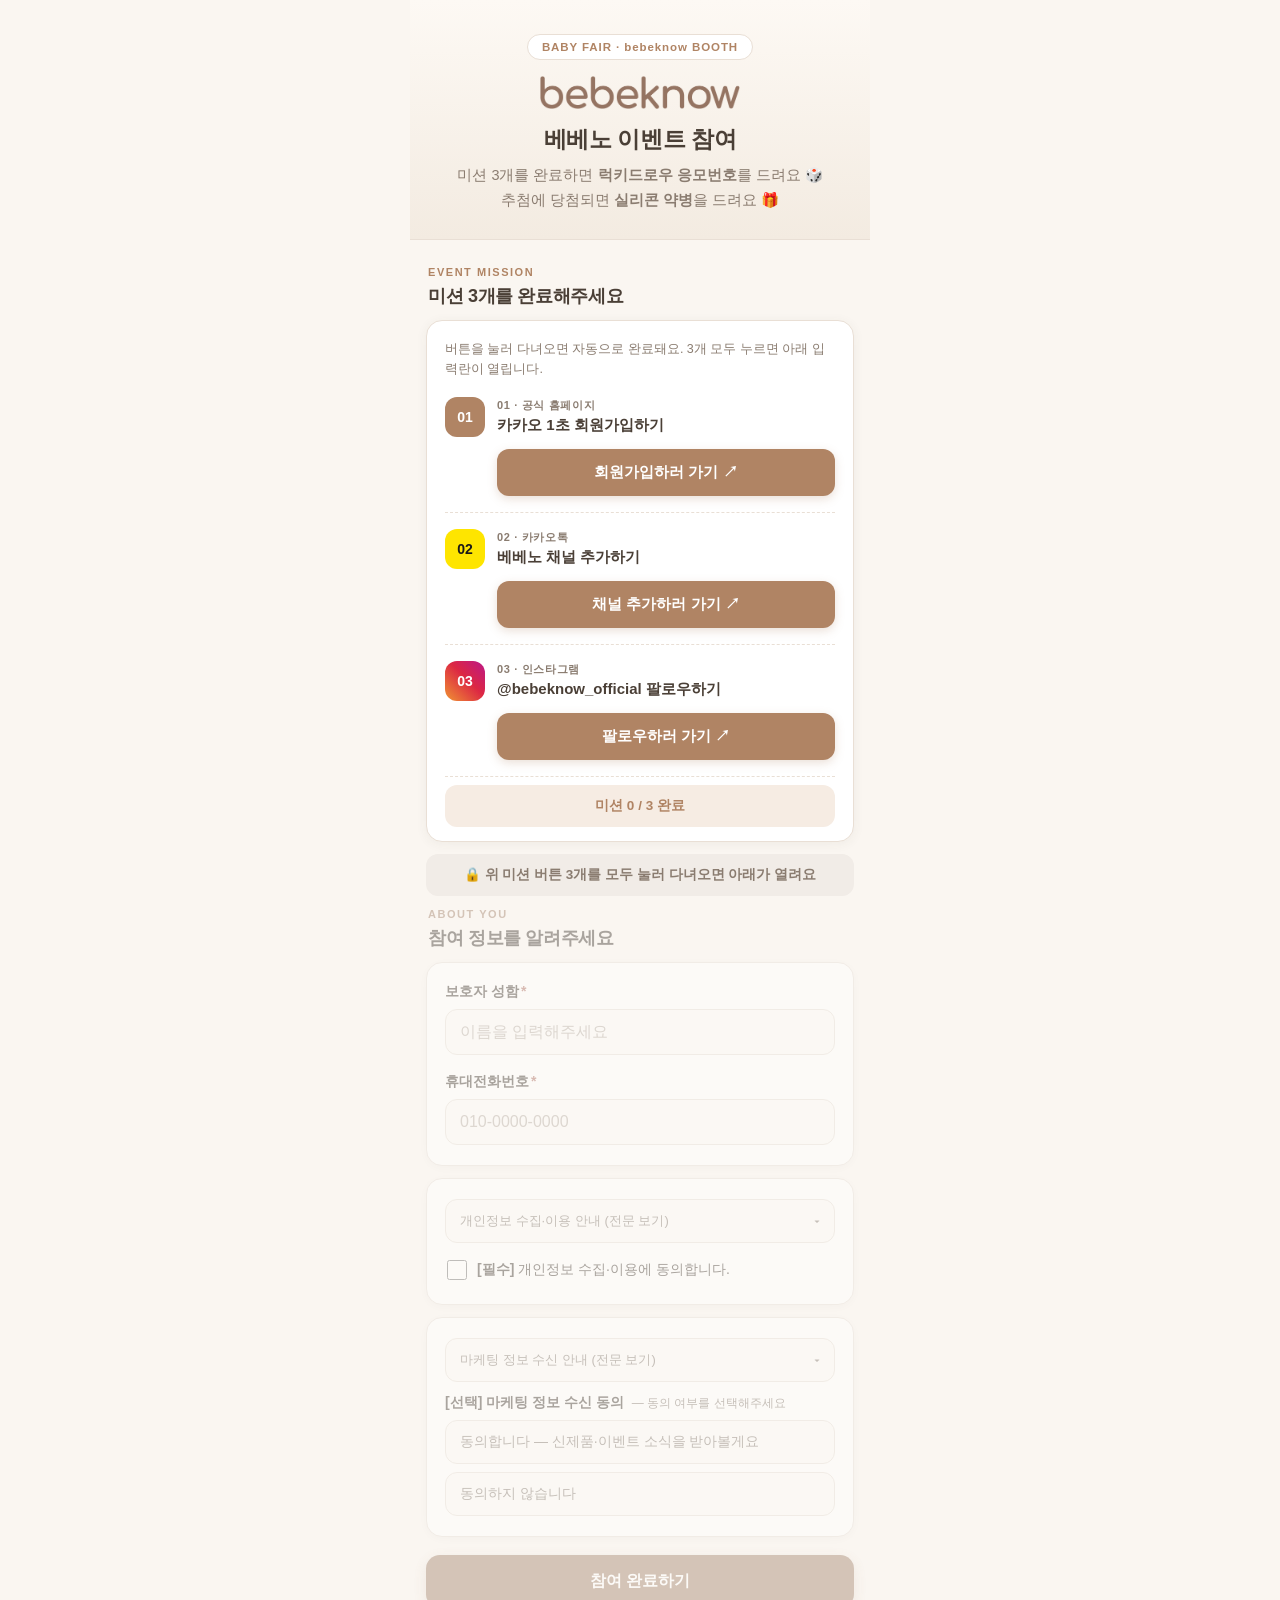
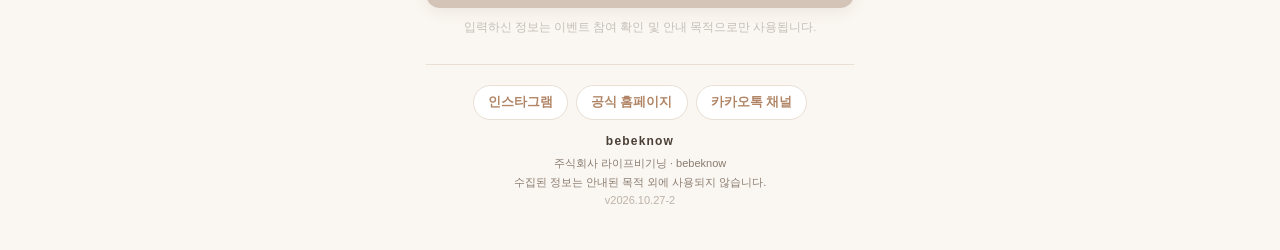
<file: index.html>
<!DOCTYPE html>
<html lang="ko">
<head>
<meta charset="UTF-8">
<meta name="viewport" content="width=device-width, initial-scale=1.0, maximum-scale=1.0">
<title>베베노 이벤트 참여 | bebeknow</title>
<meta name="description" content="베이비페어 베베노 부스 이벤트 참여 페이지. 미션 3개를 완료하고 럭키드로우에 응모하세요. 당첨되면 실리콘 약병을 드려요.">
<meta property="og:title" content="베베노 이벤트 참여">
<meta property="og:description" content="베베노 부스 이벤트 — 미션 3개 완료하고 럭키드로우 응모 — 당첨되면 실리콘 약병을 드려요">
<meta name="theme-color" content="#faf6f1">
<style>
  :root{
    --bg:#faf6f1;
    --bg-deep:#f3ebe1;
    --card:#ffffff;
    --ink:#4a3f36;
    --ink-soft:#8a7c70;
    --line:#e9dfd5;
    --accent:#c9a086;
    --accent-deep:#b08464;
    --accent-tint:#f6ece3;
    --ok:#7ba05b;
    --err:#c46a5a;
    --shadow:0 2px 12px rgba(74,63,54,.06);
  }
  *{box-sizing:border-box;margin:0;padding:0}
  html{-webkit-text-size-adjust:100%;scroll-behavior:smooth}
  body{
    font-family:'Pretendard Variable',Pretendard,-apple-system,BlinkMacSystemFont,'Apple SD Gothic Neo','Noto Sans KR',sans-serif;
    background:var(--bg);color:var(--ink);
    min-height:100vh;padding:0 0 40px;
    display:flex;justify-content:center;
    -webkit-font-smoothing:antialiased;
  }
  .wrap{width:100%;max-width:460px;padding:0 16px}

  /* ===== HERO ===== */
  .hero{
    text-align:center;padding:34px 4px 26px;margin:0 -16px 18px;
    background:linear-gradient(180deg,#fdf9f4 0%,var(--bg-deep) 100%);
    border-bottom:1px solid var(--line);
  }
  .hero .badge{
    display:inline-block;padding:6px 14px;border-radius:999px;
    background:#fff;border:1px solid var(--line);
    font-size:11.5px;font-weight:700;letter-spacing:.08em;color:var(--accent-deep);
    margin-bottom:16px;
  }
  .hero .logo-img{width:200px;max-width:62%;height:auto;display:block;margin:0 auto}
  .hero h1{font-size:23px;font-weight:800;margin-top:14px;line-height:1.4;letter-spacing:-.02em}
  .hero p{font-size:14.5px;color:var(--ink-soft);margin-top:8px;line-height:1.7}

  /* ===== 공통 섹션 ===== */
  .sec-label{
    font-size:11px;font-weight:800;letter-spacing:.14em;color:var(--accent-deep);
    margin:26px 2px 6px;
  }
  .sec-title{font-size:18px;font-weight:800;margin:0 2px 12px;letter-spacing:-.02em}
  .card{
    background:var(--card);border:1px solid var(--line);border-radius:16px;
    padding:20px 18px;margin-bottom:12px;box-shadow:var(--shadow);
  }

  /* ===== 바로가기 링크 ===== */
  .links{display:flex;flex-direction:column;gap:10px}
  .link-row{
    display:flex;align-items:center;gap:12px;
    padding:14px 14px;border:1.5px solid var(--line);border-radius:14px;
    background:#fdfbf8;text-decoration:none;color:inherit;
    transition:border-color .15s, transform .15s;
  }
  .link-row:active{transform:scale(.985)}
  .link-row .num{
    width:38px;height:38px;border-radius:12px;flex-shrink:0;
    display:flex;align-items:center;justify-content:center;
    font-size:18px;color:#fff;background:var(--accent-deep);
  }
  .link-row.ig .num{background:linear-gradient(45deg,#f09433,#dc2743 55%,#bc1888)}
  .link-row.web .num{background:var(--accent-deep)}
  .link-row.kko .num{background:#FEE500;color:#191919}
  .link-row .tx{flex:1;min-width:0}
  .link-row .tx b{display:block;font-size:14.5px;font-weight:700;line-height:1.4}
  .link-row .tx span{display:block;font-size:12px;color:var(--ink-soft);margin-top:2px;
    overflow:hidden;text-overflow:ellipsis;white-space:nowrap}
  .link-row .go{
    font-size:12px;font-weight:700;color:var(--accent-deep);flex-shrink:0;
    padding:7px 11px;border-radius:999px;background:var(--accent-tint);
  }
  .link-row.soon{opacity:.6;pointer-events:none}
  .link-row.soon .go{background:#f1ece7;color:var(--ink-soft)}

  /* ===== 폼 ===== */
  .field{margin-bottom:18px}
  .field:last-child{margin-bottom:0}
  label.t{display:block;font-size:14px;font-weight:700;margin-bottom:8px}
  label.t .req{color:var(--err);margin-left:2px}
  label.t .opt{color:var(--ink-soft);font-weight:400;font-size:12px;margin-left:4px}
  input[type=text],input[type=tel]{
    width:100%;padding:13px 14px;font-size:16px;color:var(--ink);
    border:1.5px solid var(--line);border-radius:12px;background:#fdfbf8;
    outline:none;font-family:inherit;transition:border-color .15s;
  }
  input[type=text]::placeholder,input[type=tel]::placeholder{color:#bdb0a4}
  input[type=text]:focus,input[type=tel]:focus{border-color:var(--accent);background:#fff}
  .hint{font-size:12px;color:var(--ink-soft);margin-top:6px;line-height:1.5}

  /* ===== 주소 검색 ===== */
  .addr-row{display:flex;gap:8px}
  .addr-row input{flex:1;min-width:0}
  .addr-btn{
    flex-shrink:0;padding:0 16px;font-size:14px;font-weight:700;color:#fff;
    background:var(--accent-deep);border:none;border-radius:12px;cursor:pointer;
    font-family:inherit;white-space:nowrap;
  }
  .addr-btn:active{opacity:.85}
  input.addr-main,input.addr-detail{margin-top:8px}
  .dev-note{
    margin:0 -16px 0;padding:12px 16px;background:#fff6d6;color:#6b5320;
    font-size:12.5px;line-height:1.6;border-bottom:1px solid #f0dc9a;
  }
  .dev-note b{display:block;margin-bottom:2px}
  .dev-note[hidden]{display:none}
  .addr-layer{
    position:fixed;inset:0;z-index:1000;background:rgba(74,63,54,.45);
    display:flex;align-items:flex-end;justify-content:center;
  }
  .addr-layer[hidden]{display:none}
  .addr-panel{
    width:100%;max-width:460px;height:85vh;height:85dvh;background:#fff;
    border-radius:18px 18px 0 0;display:flex;flex-direction:column;overflow:hidden;
    box-shadow:0 -6px 30px rgba(0,0,0,.18);
  }
  .addr-head{
    display:flex;align-items:center;justify-content:space-between;
    padding:14px 16px;border-bottom:1px solid var(--line);flex-shrink:0;
  }
  .addr-head b{font-size:15px;font-weight:800}
  .addr-head button{
    width:34px;height:34px;border-radius:50%;border:none;background:var(--bg);
    color:var(--ink);font-size:16px;cursor:pointer;font-family:inherit;
  }
  #addrEmbed{flex:1;min-height:0}
  #addrEmbed iframe{width:100%!important;height:100%!important}
  body.addr-open{overflow:hidden}
  .chips{display:flex;flex-wrap:wrap;gap:8px}
  .chip{position:relative}
  .chip input{position:absolute;opacity:0;inset:0;cursor:pointer}
  .chip span{
    display:inline-block;padding:10px 14px;font-size:14px;border-radius:999px;
    border:1.5px solid var(--line);background:#fdfbf8;color:var(--ink-soft);
  }
  .chip input:checked + span{
    background:var(--accent);border-color:var(--accent);color:#fff;font-weight:700;
  }
  .chip input:focus-visible + span{outline:2px solid var(--accent-deep);outline-offset:2px}
  details{
    border:1px solid var(--line);border-radius:12px;background:#fdfbf8;
    padding:0;margin-bottom:12px;overflow:hidden;
  }
  summary{
    list-style:none;cursor:pointer;padding:12px 14px;font-size:13px;
    color:var(--ink-soft);display:flex;justify-content:space-between;align-items:center;
  }
  summary::-webkit-details-marker{display:none}
  summary::after{content:"▾";font-size:12px}
  details[open] summary::after{content:"▴"}
  .terms{padding:0 14px 12px;font-size:12.5px;line-height:1.7;color:var(--ink-soft)}
  .terms b{color:var(--ink)}
  .agree-row{display:flex;align-items:flex-start;gap:10px;padding:4px 2px}
  .agree-row input[type=checkbox]{
    width:20px;height:20px;margin-top:1px;accent-color:var(--accent-deep);flex-shrink:0;
  }
  .agree-row label{font-size:14px;line-height:1.5;cursor:pointer}
  .radio-col{display:flex;flex-direction:column;gap:8px}
  .radio-item{position:relative}
  .radio-item input{position:absolute;opacity:0;inset:0;cursor:pointer}
  .radio-item span{
    display:block;padding:12px 14px;font-size:14px;border-radius:12px;
    border:1.5px solid var(--line);background:#fdfbf8;color:var(--ink-soft);
  }
  .radio-item input:checked + span{
    border-color:var(--accent-deep);background:var(--accent-tint);color:var(--ink);font-weight:700;
  }
  .btn{
    width:100%;padding:16px;font-size:16px;font-weight:800;color:#fff;
    background:var(--accent-deep);border:none;border-radius:14px;cursor:pointer;
    margin-top:6px;font-family:inherit;letter-spacing:-.01em;
    box-shadow:0 4px 14px rgba(176,132,100,.28);
  }
  .btn:disabled{opacity:.55;box-shadow:none}
  .msg{display:none;margin-top:12px;padding:12px 14px;border-radius:12px;font-size:13.5px;line-height:1.5}
  .msg.err{display:block;background:#faeae6;color:var(--err)}
  .form-note{text-align:center;font-size:11.5px;color:var(--ink-soft);margin-top:10px;line-height:1.6}

  /* ===== 완료 화면 ===== */
  #done{display:none;text-align:center;padding:40px 0 0}
  #done .check{
    width:84px;height:84px;border-radius:50%;background:var(--ok);
    color:#fff;font-size:44px;line-height:84px;margin:0 auto 20px;
  }
  #done h2{font-size:22px;font-weight:800;margin-bottom:10px}
  #done p{font-size:15px;color:var(--ink-soft);line-height:1.7;word-break:keep-all}
  #done #doneLead{font-weight:700;color:var(--ink)}
  .draw-box{margin:0 0 18px;padding:18px 16px 16px;border-radius:18px;text-align:center;
    background:linear-gradient(135deg,#fff7ec,#fdeede);border:2px solid var(--accent)}
  .draw-box[hidden]{display:none}
  .draw-label{font-size:13px;font-weight:800;letter-spacing:.06em;color:var(--accent-deep)}
  .draw-num{font-size:64px;font-weight:900;line-height:1.1;letter-spacing:.06em;color:var(--ink);margin:4px 0 6px;font-variant-numeric:tabular-nums}
  .draw-note{font-size:12.5px;color:var(--ink-soft);line-height:1.5}
  #locked .draw-box{margin:16px 0 0}
  #done .done-more{margin:0 0 26px;font-size:13.5px;color:var(--ink-soft);line-height:1.7}
  #done .done-more a{color:var(--accent-deep);font-weight:700}
  .hint.warn{color:var(--err);font-weight:600}
  .hint.warn[hidden]{display:none}

  /* ===== 미션 카드 ===== */
  .mission-card{padding:6px 18px 14px}
  .mission{padding:16px 0;border-bottom:1px dashed var(--line)}
  .mission:last-of-type{border-bottom:none}
  .m-head{display:flex;align-items:center;gap:12px}
  .m-num{
    width:40px;height:40px;border-radius:12px;flex-shrink:0;
    display:flex;align-items:center;justify-content:center;
    font-size:14px;font-weight:800;color:#fff;background:var(--accent-deep);
  }
  .m-num.ig{background:linear-gradient(45deg,#f09433,#dc2743 55%,#bc1888)}
  .m-num.kko{background:#FEE500;color:#191919}
  .m-num.web{background:var(--accent-deep)}
  .m-tx{flex:1;min-width:0}
  .m-tx .m-sub{display:block;font-size:11px;font-weight:700;letter-spacing:.06em;color:var(--ink-soft)}
  .m-tx b{display:block;font-size:15px;font-weight:800;line-height:1.35;margin-top:2px}
  .m-intro{font-size:12.5px;color:var(--ink-soft);line-height:1.6;padding:12px 0 2px}
  .m-badge{
    display:none;flex-shrink:0;padding:9px 12px;border-radius:999px;font-size:13px;font-weight:800;
    border:1.5px solid var(--ok);background:var(--ok);color:#fff;white-space:nowrap;
    font-family:inherit;cursor:pointer;
  }
  .mission.done .m-badge{display:inline-block;animation:pop .35s ease}
  .mission.pending .m-badge{
    display:inline-block;background:#fdfbf8;border-color:var(--line);color:var(--ink-soft);
    font-weight:700;pointer-events:none;animation:none;
  }
  .mission.pending .m-badge::before{content:"⏳ 진행 중";}
  .mission.pending .m-badge{font-size:0}
  .mission.pending .m-badge::before{font-size:13px}
  .mission.pending .m-link{background:#fff;border:1.5px solid var(--accent);color:var(--accent-deep);box-shadow:none}
  @keyframes pop{0%{transform:scale(.6);opacity:0}70%{transform:scale(1.12)}100%{transform:scale(1);opacity:1}}
  .m-link{
    display:block;margin:12px 0 0 52px;padding:14px 14px;border-radius:12px;
    border:none;background:var(--accent-deep);color:#fff;
    font-size:15px;font-weight:800;text-decoration:none;text-align:center;
    box-shadow:0 3px 10px rgba(176,132,100,.25);
  }
  .m-link:active{transform:scale(.985)}
  .mission.done .m-link{
    background:#fff;border:1.5px solid var(--line);color:var(--ink-soft);
    font-weight:600;box-shadow:none;
  }
  .mission.done .m-tx b{color:var(--ink-soft)}
  .mission.next .m-link{animation:nudge 1.6s ease-in-out infinite}
  @keyframes nudge{0%,100%{box-shadow:0 3px 10px rgba(176,132,100,.25)}50%{box-shadow:0 3px 18px rgba(176,132,100,.55)}}
  .m-hint{margin:8px 0 0 52px;font-size:12px;color:var(--ink-soft);line-height:1.5}
  .m-progress{
    margin-top:8px;padding:12px;border-radius:12px;text-align:center;
    background:var(--accent-tint);font-size:13.5px;font-weight:700;color:var(--accent-deep);
  }
  .m-progress.all{background:#e8f3df;color:#3f6b2a}

  /* ===== 입력란 잠금(게이트) ===== */
  .gate{position:relative}
  .gate-msg{
    display:none;margin:0 0 12px;padding:12px 14px;border-radius:12px;text-align:center;
    background:#f1ece7;color:var(--ink-soft);font-size:13.5px;font-weight:700;
  }
  .gate.locked .gate-msg{display:block}
  .gate.locked form{opacity:.45;pointer-events:none;filter:grayscale(.3)}

  /* ===== (구) 이벤트 선택 토글 — 현재 미사용 ===== */
  .toggle{display:flex;align-items:flex-start;gap:10px;cursor:pointer}
  .toggle input{width:22px;height:22px;margin-top:2px;accent-color:var(--accent-deep);flex-shrink:0}
  .toggle span{flex:1}
  .toggle span b{display:block;font-size:14.5px;font-weight:700;line-height:1.4}
  .toggle span small{display:block;font-size:12px;color:var(--ink-soft);margin-top:2px;line-height:1.5}
  .evt-list{display:flex;flex-direction:column;gap:10px}
  .evt-list .toggle{
    padding:12px 14px;border:1.5px solid var(--line);border-radius:12px;background:#fdfbf8;
  }
  .evt-list .toggle:has(input:checked){border-color:var(--accent-deep);background:var(--accent-tint)}
  #postboxFields{margin-top:18px;padding-top:18px;border-top:1px dashed var(--line)}
  #postboxFields[hidden]{display:none}
  #postboxFields .sub-h{font-size:13px;font-weight:800;color:var(--accent-deep);margin-bottom:14px}
  .wish-row{display:flex;gap:8px}
  .wish-row select{
    flex:1;min-width:0;padding:13px 12px;font-size:16px;color:var(--ink);font-family:inherit;
    border:1.5px solid var(--line);border-radius:12px;background:#fdfbf8;outline:none;
    -webkit-appearance:none;appearance:none;
    background-image:url("data:image/svg+xml;utf8,<svg xmlns='http://www.w3.org/2000/svg' width='12' height='8' viewBox='0 0 12 8'><path d='M1 1l5 5 5-5' fill='none' stroke='%238a7c70' stroke-width='1.8'/></svg>");
    background-repeat:no-repeat;background-position:right 12px center;padding-right:32px;
  }
  .wish-row select:focus{border-color:var(--accent);background-color:#fff}
  .gate form > .sec-label:first-child{margin-top:4px}

  /* ===== 완료 화면 요약 ===== */
  #done .links{text-align:left}

  /* ===== 브랜드 슬로건 ===== */
  .slogan{text-align:center;padding:22px 12px 6px}
  .slogan-en{
    font-size:19px;font-weight:800;letter-spacing:-.01em;color:var(--accent-deep);
    font-family:'Pretendard Variable',Pretendard,-apple-system,sans-serif;
  }
  .slogan-ko{font-size:14px;line-height:1.85;color:var(--ink);margin-top:12px}
  .slogan-ko b{font-weight:800}

  /* ===== 이미 참여 완료된 기기 ===== */
  #locked{display:none;text-align:center;padding:40px 0 0}
  #locked .lock-ico{
    width:84px;height:84px;border-radius:50%;background:var(--accent-tint);
    font-size:38px;line-height:84px;margin:0 auto 20px;
  }
  #locked h2{font-size:21px;font-weight:800;margin-bottom:8px}
  #locked p{font-size:14px;color:var(--ink-soft);line-height:1.7}
  #locked .lock-box{
    margin:20px 0 26px;background:var(--card);border:1px solid var(--line);
    border-radius:16px;padding:18px;font-size:14px;line-height:1.7;color:var(--ink);
  }
  #locked .lock-box a{color:var(--accent-deep)}
  #locked .done-label{
    font-size:11px;font-weight:800;letter-spacing:.14em;color:var(--accent-deep);
    text-align:left;margin:0 2px 8px;
  }
  #locked .links{text-align:left}
  #done .done-label{
    font-size:11px;font-weight:800;letter-spacing:.14em;color:var(--accent-deep);
    text-align:left;margin:0 2px 8px;
  }

  /* ===== 푸터 ===== */
  footer{text-align:center;margin-top:28px;padding-top:20px;border-top:1px solid var(--line)}
  .foot-links{display:flex;justify-content:center;gap:8px;flex-wrap:wrap;margin-bottom:14px}
  .foot-links a{
    font-size:12.5px;font-weight:700;color:var(--accent-deep);text-decoration:none;
    padding:8px 14px;border:1px solid var(--line);border-radius:999px;background:#fff;
  }
  .foot-brand{font-size:12px;font-weight:800;letter-spacing:.1em;color:var(--ink)}
  .foot-txt{font-size:11px;color:var(--ink-soft);margin-top:6px;line-height:1.7}
</style>
</head>
<body>
<div class="wrap">

  <!-- 테스트용 안내: 로컬 파일/미리보기로 열었을 때만 표시됩니다 (배포 후 참가자에게는 보이지 않음) -->
  <div class="dev-note" id="devNote" hidden>
    <b>⚠️ 테스트 안내 (참가자에게는 표시되지 않아요)</b>
    지금은 로컬 파일(file://) 또는 미리보기 창으로 열려 있어요. 이 환경에서는 카카오 우편번호 서비스가 <u>검색 결과 선택</u>을 페이지로 전달하지 못합니다. 실제 배포된 주소(https://…)에서 확인해주세요.
  </div>

  <div id="formView">

    <!-- ===== HERO ===== -->
    <div class="hero">
      <div class="badge">BABY FAIR · bebeknow BOOTH</div>
      <img class="logo-img" src="img/logo.png?v=1" alt="bebeknow">
      <h1>베베노 이벤트 참여</h1>
      <p>미션 3개를 완료하면 <b>럭키드로우 응모번호</b>를 드려요 🎲<br>추첨에 당첨되면 <b>실리콘 약병</b>을 드려요 🎁</p>
    </div>

    <!-- ===== 미션 ===== -->
    <div class="sec-label">EVENT MISSION</div>
    <div class="sec-title">미션 3개를 완료해주세요</div>
    <div class="card mission-card">

      <p class="m-intro">버튼을 눌러 다녀오면 자동으로 완료돼요. 3개 모두 누르면 아래 입력란이 열립니다.</p>

      <div class="mission" data-mission="home">
        <div class="m-head">
          <div class="m-num web">01</div>
          <div class="m-tx"><span class="m-sub">01 · 공식 홈페이지</span><b>카카오 1초 회원가입하기</b></div>
          <button type="button" class="m-badge" data-mbadge="home" title="완료 취소">✓ 완료</button>
        </div>
        <a class="m-link" data-link="join" data-mgo="home" href="#">회원가입하러 가기 ↗</a>
      </div>

      <div class="mission" data-mission="kakao">
        <div class="m-head">
          <div class="m-num kko">02</div>
          <div class="m-tx"><span class="m-sub">02 · 카카오톡</span><b>베베노 채널 추가하기</b></div>
          <button type="button" class="m-badge" data-mbadge="kakao" title="완료 취소">✓ 완료</button>
        </div>
        <a class="m-link" data-link="kakao" data-mgo="kakao" href="#" target="_blank" rel="noopener noreferrer">채널 추가하러 가기 ↗</a>
      </div>

      <div class="mission" data-mission="insta">
        <div class="m-head">
          <div class="m-num ig">03</div>
          <div class="m-tx"><span class="m-sub">03 · 인스타그램</span><b>@bebeknow_official 팔로우하기</b></div>
          <button type="button" class="m-badge" data-mbadge="insta" title="완료 취소">✓ 완료</button>
        </div>
        <a class="m-link" data-link="instagram" data-mgo="insta" href="#" target="_blank" rel="noopener noreferrer">팔로우하러 가기 ↗</a>
      </div>

      <div class="m-progress" id="missionProgress">미션 <b>0</b> / 3 완료</div>
    </div>

    <!-- ===== 이벤트 선택 + 참여 정보 (미션 완료 후 열림) ===== -->
    <div class="gate locked" id="gate">
    <div class="gate-msg" id="gateMsg">🔒 위 미션 버튼 3개를 모두 눌러 다녀오면 아래가 열려요</div>
    <form id="eventForm" novalidate>

      <div class="sec-label">ABOUT YOU</div>
      <div class="sec-title">참여 정보를 알려주세요</div>
      <div class="card">
        <div class="field">
          <label class="t" for="f-name">보호자 성함<span class="req">*</span></label>
          <input type="text" id="f-name" autocomplete="name" placeholder="이름을 입력해주세요">
        </div>
        <div class="field">
          <label class="t" for="f-phone">휴대전화번호<span class="req">*</span></label>
          <input type="tel" id="f-phone" inputmode="numeric" autocomplete="tel" placeholder="010-0000-0000">
          <p class="hint warn" id="phoneWarn" hidden></p>
        </div>
      </div>

      <div class="card">
        <details>
          <summary>개인정보 수집·이용 안내 (전문 보기)</summary>
          <div class="terms">
            주식회사 라이프비기닝은 이벤트 진행을 위해 아래와 같이 개인정보를 수집·이용합니다.<br>
            · <b>수집 항목</b>: 성함, 휴대전화번호<br>
            · <b>이용 목적</b>: 이벤트 참여 확인 및 중복 참여 방지, 럭키드로우 추첨 및 경품(실리콘 약병) 지급<br>
            · <b>보유 기간</b>: 이벤트 종료 후 3개월 이내 파기<br>
            ※ 동의를 거부하실 수 있으나, 거부 시 이벤트 참여가 어렵습니다.
          </div>
        </details>
        <div class="agree-row">
          <input type="checkbox" id="agree1">
          <label for="agree1"><b>[필수]</b> 개인정보 수집·이용에 동의합니다.</label>
        </div>
      </div>

      <div class="card">
        <details>
          <summary>마케팅 정보 수신 안내 (전문 보기)</summary>
          <div class="terms">
            베베노의 신제품 출시·이벤트 소식을 문자(SMS)·카카오톡으로 보내드립니다.<br>
            · <b>수집 항목</b>: 성함, 휴대전화번호<br>
            · <b>이용 목적</b>: 신제품·이벤트·할인 정보 안내<br>
            · <b>보유 기간</b>: 수신 동의 철회 시까지<br>
            ※ 동의하지 않으셔도 이벤트 참여에 불이익이 없으며, 동의 후에도 언제든 무료로 수신 거부하실 수 있습니다.
          </div>
        </details>
        <label class="t" style="margin-bottom:8px">[선택] 마케팅 정보 수신 동의 <span class="opt">— 동의 여부를 선택해주세요</span></label>
        <div class="radio-col">
          <label class="radio-item">
            <input type="radio" name="agree2" value="yes">
            <span>동의합니다 — 신제품·이벤트 소식을 받아볼게요</span>
          </label>
          <label class="radio-item">
            <input type="radio" name="agree2" value="no">
            <span>동의하지 않습니다</span>
          </label>
        </div>
      </div>

      <button type="submit" class="btn" id="submitBtn">참여 완료하기</button>
      <div class="msg" id="errMsg" role="alert" aria-live="assertive"></div>
      <p class="form-note">입력하신 정보는 이벤트 참여 확인 및 안내 목적으로만 사용됩니다.</p>
    </form>
    </div>

    <footer>
      <div class="foot-links" id="footLinks">
        <a data-link="instagram" href="#" target="_blank" rel="noopener noreferrer">인스타그램</a>
        <a data-link="homepage" href="#" target="_blank" rel="noopener noreferrer">공식 홈페이지</a>
        <a data-link="kakao" href="#" target="_blank" rel="noopener noreferrer">카카오톡 채널</a>
      </div>
      <div class="foot-brand">bebeknow</div>
      <p class="foot-txt">주식회사 라이프비기닝 · bebeknow<br>수집된 정보는 안내된 목적 외에 사용되지 않습니다.<br><span id="pageVer" style="opacity:.55">v2026.10.27-2</span></p>
    </footer>
  </div>

  <!-- ===== 완료 화면 ===== -->
  <div id="done">
    <div class="check">✓</div>
    <h2>참여가 완료되었어요!</h2>
    <p id="doneLead">응모 완료! 당첨되면 실리콘 약병을 드려요 🎁</p>
    <div class="draw-box" id="drawBox" hidden>
      <div class="draw-label" id="drawRound">응모번호</div>
      <div class="draw-num" id="drawNum">000</div>
      <div class="draw-note">발표 때 이 번호가 불리면 스태프에게 이 화면을 보여주세요</div>
    </div>
    <p class="done-more">응모번호는 <a href="my/">내 응모번호 확인</a>에서 휴대폰 번호로 언제든 다시 볼 수 있어요.</p>

    <!-- ===== 브랜드 슬로건 (문구는 여기서 수정) ===== -->
    <div class="slogan">
      <div class="slogan-en">Easy breath, Easy life</div>
      <p class="slogan-ko">오늘도, 더 좋은 육아의 순간을 위해<br>작지만 확실한 변화,<br><b>bebeknow</b>가 만듭니다</p>
    </div>

    <footer>
      <div class="foot-brand">bebeknow</div>
      <p class="foot-txt">주식회사 라이프비기닝 · bebeknow</p>
    </footer>
  </div>

  <!-- ===== 이미 참여 완료된 기기 ===== -->
  <div id="locked">
    <div class="lock-ico">🔒</div>
    <h2>이미 참여가 완료된 기기예요</h2>
    <p id="lockMeta"></p>
    <div class="draw-box" id="lockDraw" hidden>
      <div class="draw-label" id="lockDrawRound">응모번호</div>
      <div class="draw-num" id="lockDrawNum">000</div>
    </div>
    <div class="lock-box">
      한 기기·한 번호당 <b>한 번만</b> 참여할 수 있어요.<br>
      응모번호를 잃어버리셨다면 <a href="my/"><b>내 응모번호 확인</b></a>에서 휴대폰 번호로 다시 볼 수 있어요.
    </div>
    <div class="slogan">
      <div class="slogan-en">Easy breath, Easy life</div>
      <p class="slogan-ko">오늘도, 더 좋은 육아의 순간을 위해<br>작지만 확실한 변화,<br><b>bebeknow</b>가 만듭니다</p>
    </div>
    <footer>
      <div class="foot-brand">bebeknow</div>
      <p class="foot-txt">주식회사 라이프비기닝 · bebeknow</p>
    </footer>
  </div>

</div>

<script>
/* ============================================================
 * [1] 바로가기 링크 설정
 *  - 주소를 비워두면 해당 버튼은 "준비 중" 상태로 표시됩니다.
 *  - ★ 표시된 항목은 실제 주소로 교체해주세요.
 * ============================================================ */
var LINKS = {
  instagram: "https://www.instagram.com/bebeknow_official/",
  homepage : "https://bebeknow.com/",
  /* 미션 01: 카카오 1초 회원가입 페이지. returnUrl → 가입/로그인 후 이벤트 페이지로 자동 복귀 */
  join     : "https://www.bebeknow.com/member/login.html?returnUrl=" + encodeURIComponent("https://bebeknow.github.io/event/"),
  kakao    : "https://pf.kakao.com/_xiBGRG"
};

/* ============================================================
 * [2] 중복 차단 백엔드 (Google Apps Script 웹 앱 URL)
 *  ★ bebeknow_apps_script.gs 를 배포하고 받은 URL을 여기에 넣으세요.
 *    (https://script.google.com/macros/s/…/exec)
 *  - 넣으면: 전화번호 중복 차단 + "참여자" 탭에 저장
 *  - 비워두면: 아래 [3] 구글폼으로 저장 (중복 차단 없음)
 * ============================================================ */
var GAS_URL = "https://script.google.com/macros/s/AKfycbwOrp74H1BYqzJ-8Wv7jv4q5qJ8K0qfA1z6YpHIRz-LsfTCHWrP8SoGe_8QYl51Q_zOew/exec";


/* ---------- 링크 적용 ---------- */
(function applyLinks(){
  var nodes = document.querySelectorAll("[data-link]");
  Array.prototype.forEach.call(nodes, function(el){
    var url = LINKS[el.getAttribute("data-link")];
    if(url){
      el.href = url;
      return;
    }
    if(el.classList.contains("link-row")){
      el.classList.add("soon");
      el.querySelector(".go").textContent = "준비 중";
      el.removeAttribute("href");
    }else{
      el.style.display = "none";
    }
  });
  var fl = document.getElementById("footLinks");
  if(fl && fl.querySelectorAll("a[href]").length === 0) fl.style.display = "none";
})();

/* ---------- 미션: 버튼을 누르고 다녀오면 완료 (폰에 저장되어 갔다 와도 유지) ----------
 *  - 버튼을 누르면 "진행 중" 표시 → 앱/탭에 갔다가 이 페이지로 돌아오면 ✓ 완료
 *    (같은 탭으로 이동하는 회원가입은 돌아와서 페이지가 다시 열릴 때 완료)
 *  - 페이지를 떠난 흔적이 없어도 12초 뒤에는 완료 처리 (막다른 길 방지)
 *  - 3개 다 되면 입력란이 열리고 그쪽으로 스크롤
 *  - ✓ 완료 배지를 누르면 취소 (잘못 눌렀을 때)
 * ------------------------------------------------------------------ */
var MISSION_KEY = "bebeknow_missions";
var MISSION_ORDER = ["home", "kakao", "insta"];
var MISSION_LABEL = { kakao: "카카오톡 채널 추가", home: "공식 홈페이지 회원가입", insta: "인스타그램 팔로우" };
var MISSION_FALLBACK_MS = 12000;
var missions = (function(){ try{ return JSON.parse(localStorage.getItem(MISSION_KEY) || "{}"); }catch(e){ return {}; } })();
function saveMissions(){ try{ localStorage.setItem(MISSION_KEY, JSON.stringify(missions)); }catch(e){} }
function isDone(k){ return missions[k] === true; }
function missionState(){ var m = {}; MISSION_ORDER.forEach(function(k){ m[k] = isDone(k); }); return m; }
function allMissionsDone(){ return MISSION_ORDER.every(isDone); }
function nextMission(){ for(var i = 0; i < MISSION_ORDER.length; i++){ if(!isDone(MISSION_ORDER[i])) return MISSION_ORDER[i]; } return null; }
function refreshMissions(){
  var n = 0, next = nextMission();
  MISSION_ORDER.forEach(function(k){
    var card = document.querySelector('.mission[data-mission="' + k + '"]');
    card.classList.toggle("done", isDone(k));
    card.classList.toggle("pending", missions[k] === "pending");
    card.classList.toggle("next", k === next);
    if(isDone(k)) n++;
  });
  var prog = document.getElementById("missionProgress");
  var total = MISSION_ORDER.length;
  prog.innerHTML = n === total ? "🎉 미션 완료! 아래에 참여 정보를 입력해주세요" : "미션 <b>" + n + "</b> / " + total + " 완료";
  prog.classList.toggle("all", n === total);
  document.getElementById("gate").classList.toggle("locked", n !== total);
  saveMissions();
}
/* 미션 3개가 모두 끝났을 때만 입력란으로 스크롤 (중간에는 화면을 움직이지 않음) */
function scrollToNext(){
  if(!allMissionsDone()) return;
  var el = document.getElementById("gate");
  if(el) setTimeout(function(){ el.scrollIntoView({behavior:"smooth", block:"start"}); }, 250);
}
/* 진행 중인 미션을 완료로 바꾸고 화면 갱신 */
function completeMission(k){
  if(missions[k] !== "pending") return;
  missions[k] = true;
  refreshMissions();
  scrollToNext();
}
function completeAllPending(){
  MISSION_ORDER.forEach(function(k){ if(missions[k] === "pending") completeMission(k); });
}
(function(){
  /* 링크 클릭 = "진행 중" (새 탭/앱으로 나가는 건 브라우저가 그대로 처리) */
  Array.prototype.forEach.call(document.querySelectorAll("[data-mgo]"), function(a){
    a.addEventListener("click", function(){
      var k = a.getAttribute("data-mgo");
      if(missions[k]) return;
      missions[k] = "pending";
      refreshMissions();
      /* 떠났다가 돌아오면 완료, 아니면 일정 시간 뒤 완료 */
      var left = false;
      var onVis = function(){
        if(document.visibilityState === "hidden"){ left = true; return; }
        if(left){ document.removeEventListener("visibilitychange", onVis); completeMission(k); }
      };
      document.addEventListener("visibilitychange", onVis);
      setTimeout(function(){ document.removeEventListener("visibilitychange", onVis); completeMission(k); }, MISSION_FALLBACK_MS);
    });
  });
  /* 페이지가 다시 열렸을 때(같은 탭 이동 후 복귀·새로고침) 진행 중이던 미션은 완료 처리 */
  completeAllPending();
  window.addEventListener("pageshow", function(e){ if(e.persisted) completeAllPending(); });
  /* ✓ 완료 배지 = 취소 */
  Array.prototype.forEach.call(document.querySelectorAll("[data-mbadge]"), function(b){
    b.addEventListener("click", function(){
      var k = b.getAttribute("data-mbadge");
      if(!confirm(MISSION_LABEL[k] + " 완료를 취소할까요?")) return;
      delete missions[k];
      refreshMissions();
    });
  });
  refreshMissions();
})();

/* ---------- 오류 메시지 ---------- */
function showErr(t){
  var m = document.getElementById("errMsg");
  m.textContent = t; m.classList.add("err"); m.style.display="block";
  m.scrollIntoView({behavior:"smooth", block:"center"});
}
function hideErr(){ document.getElementById("errMsg").style.display="none"; }

/* ---------- 로컬 파일/미리보기 환경 감지 → 테스트용 안내 표시 ---------- */
(function(){
  var isLocal = /^(file|data|about):$/.test(location.protocol) || window.origin === "null";
  if(isLocal) document.getElementById("devNote").hidden = false;
})();

/* ---------- 참여 완료된 기기 잠금 ----------
 *  - 제출이 끝난 기기는 다음 접속부터 입력 폼 대신 "이미 참여 완료" 화면만 보입니다.
 *  - 시트에서 지워도 풀리지 않습니다. 푸는 방법은 하나뿐:
 *    스태프가 주소 뒤에 ?reset 을 붙여 접속  (예: …/event/?reset)
 * -------------------------------------------- */
var DEVICE_KEY = "bebeknow_event_done";
function pad3(n){ n = parseInt(n, 10); return isNaN(n) ? "" : ("00" + n).slice(-3); }
/* 회차 번호 대신 발표 시각으로: "오늘 14:00 발표" (다른 날이면 "10/30(목) 14:00 발표") */
function drawWhen(time, day){
  if(!time) return "";
  var t = new Date(), today = t.getFullYear() + "-" + ("0" + (t.getMonth() + 1)).slice(-2) + "-" + ("0" + t.getDate()).slice(-2);
  if(!day || day === today) return "오늘 " + time + " 발표";
  var p = String(day).split("-"), d = new Date(+p[0], +p[1] - 1, +p[2]);
  return (+p[1]) + "/" + (+p[2]) + "(" + "일월화수목금토".charAt(d.getDay()) + ") " + time + " 발표";
}
function showDraw(boxId, roundId, numId, info){
  if(!info || !info.no) return;
  var w = drawWhen(info.time, info.day);
  document.getElementById(roundId).textContent = "럭키드로우 응모번호" + (w ? " · " + w : "");
  document.getElementById(numId).textContent = pad3(info.no);
  document.getElementById(boxId).hidden = false;
}
function readDevice(){ try{ var r = localStorage.getItem(DEVICE_KEY); return r ? JSON.parse(r) : null; }catch(e){ return null; } }
function clearDevice(){ try{ localStorage.removeItem(DEVICE_KEY); }catch(e){} }
function showLocked(d){
  document.getElementById("formView").style.display = "none";
  document.getElementById("done").style.display = "none";
  document.getElementById("lockMeta").textContent = (d.at || "오늘") + " · " + (d.name || "") + "님 · 끝번호 " + (d.phone ? d.phone.slice(-4) : "----");
  showDraw("lockDraw", "lockDrawRound", "lockDrawNum", { no: d.draw, time: d.time, day: d.day });
  document.getElementById("locked").style.display = "block";
  window.scrollTo(0,0);
}
function showForm(){
  document.getElementById("locked").style.display = "none";
  document.getElementById("formView").style.display = "block";
}
(function(){
  /* 미리보기: ?demo 를 붙이면 샘플 이름으로 완료 화면만 표시 (저장·잠금 없음, 스태프 교육용) */
  if(/demo/i.test(location.search + location.hash)){
    document.getElementById("formView").style.display = "none";
    document.getElementById("done").style.display = "block";
    document.getElementById("doneLead").textContent = "김베베님 응모 완료! 당첨되면 실리콘 약병을 드려요 🎁";
    showDraw("drawBox", "drawRound", "drawNum", { no: 37, time: "14:00" });
    var dm = document.createElement("div");
    dm.style.cssText = "margin:0 0 14px;padding:10px 14px;border-radius:12px;background:#fff6d6;color:#6b5320;font-size:12.5px;font-weight:700;text-align:center;";
    dm.textContent = "미리보기 화면입니다 (실제 참여 아님)";
    document.getElementById("done").insertBefore(dm, document.getElementById("done").firstChild);
    return;
  }
  /* 스태프 비상 해제: ?reset / ?RESET / #reset 모두 인식 (대소문자 무관) */
  if(/reset/i.test(location.search + location.hash)){
    var had = !!readDevice() || Object.keys(missions).length > 0;
    clearDevice();
    /* 미션 완료 상태도 함께 초기화 */
    Object.keys(missions).forEach(function(k){ delete missions[k]; });
    try{ localStorage.removeItem(MISSION_KEY); }catch(e){}
    refreshMissions();
    var m = document.createElement("div");
    m.style.cssText = "margin:0 0 14px;padding:12px 14px;border-radius:12px;background:#eaf3e2;color:#3f6b2a;font-size:13.5px;line-height:1.6;font-weight:600;";
    m.textContent = had ? "✅ 이 기기의 참여 기록과 미션 상태를 초기화했어요. 처음부터 다시 참여할 수 있습니다." : "ℹ️ 이 기기에는 참여 기록이 없어요. 바로 참여할 수 있습니다.";
    var form = document.getElementById("eventForm");
    form.insertBefore(m, form.firstChild);
    try{ history.replaceState(null, "", location.pathname); }catch(e){}   /* 주소에서 ?reset 제거 */
    return;
  }
  var d = readDevice();
  if(!d) return;
  showLocked(d);
})();

/* ---------- 전화번호 자동 하이픈 + 중복 미리 조회 ---------- */
var phoneWarn = document.getElementById("phoneWarn");
var precheckTimer = null, precheckSeq = 0;
function phoneDigits(v){ return String(v||"").replace(/\D/g,""); }

function precheckPhone(phone){
  if(!GAS_URL) return;
  var seq = ++precheckSeq;
  fetch(GAS_URL + "?phone=" + encodeURIComponent(phone), {method:"GET", redirect:"follow"})
    .then(function(r){ return r.json(); })
    .then(function(res){
      if(seq !== precheckSeq) return;  // 더 최신 조회가 있으면 무시
      if(res && res.status === "dup"){
        phoneWarn.textContent = "이미 참여하신 번호예요 (" + res.at + " 참여). 한 분당 한 번만 참여할 수 있어요.";
        phoneWarn.hidden = false;
      }else{
        phoneWarn.textContent = "";
        phoneWarn.hidden = true;
      }
    })
    .catch(function(){ /* 조회 실패는 무시 — 제출 시 다시 확인 */ });
}

document.getElementById("f-phone").addEventListener("input", function(){
  var d = phoneDigits(this.value).slice(0,11);
  if(d.length > 7) this.value = d.slice(0,3)+"-"+d.slice(3,7)+"-"+d.slice(7);
  else if(d.length > 3) this.value = d.slice(0,3)+"-"+d.slice(3);
  else this.value = d;

  phoneWarn.textContent = "";
  phoneWarn.hidden = true;
  clearTimeout(precheckTimer);
  var v = this.value;
  if(/^01[016789]-\d{3,4}-\d{4}$/.test(v)){
    precheckTimer = setTimeout(function(){ precheckPhone(v); }, 400);
  }
});

/* ---------- 제출 ---------- */
document.getElementById("eventForm").addEventListener("submit", function(ev){
  ev.preventDefault(); hideErr();

  var name = document.getElementById("f-name").value.trim();
  var phone = document.getElementById("f-phone").value.trim();
  var mstate = missionState();
  var missionText = MISSION_ORDER.map(function(k){ return MISSION_LABEL[k] + (mstate[k] ? " ☑" : " ☐"); }).join(" / ");
  var agree1 = document.getElementById("agree1").checked;
  var agree2 = document.querySelector('input[name="agree2"]:checked');

  if(!allMissionsDone()) return showErr("위 미션 3개의 버튼을 모두 눌러 다녀와주세요.");
  if(!name) return showErr("성함을 입력해주세요.");
  if(!/^01[016789]-\d{3,4}-\d{4}$/.test(phone)) return showErr("휴대전화번호를 확인해주세요. (예: 010-1234-5678)");
  if(!agree1) return showErr("개인정보 수집·이용 동의(필수)에 체크해주세요.");
  if(!agree2) return showErr("마케팅 정보 수신 동의 여부를 선택해주세요. (동의하지 않으셔도 참여 가능해요)");

  var btn = document.getElementById("submitBtn");
  function lock(){ btn.disabled = true; btn.textContent = "제출 중..."; }
  function unlock(){ btn.disabled = false; btn.textContent = "참여 완료하기"; }

  /* ===== A. 중복 차단 백엔드로 제출 (GAS_URL 설정 시) ===== */
  if(GAS_URL){
    lock();
    var payload = {
      name: name, phone: phone,
      missions: missionText,
      agree1: true, agree2: agree2.value === "yes"
    };
    fetch(GAS_URL, { method:"POST", body: JSON.stringify(payload), redirect:"follow" })
      .then(function(r){ return r.json(); })
      .then(function(res){
        if(!res || res.status === "error" || res.status === "bad"){
          unlock();
          return showErr("저장 중 문제가 생겼어요. 잠시 후 다시 시도하거나 스태프에게 알려주세요." + (res && res.message ? " [" + String(res.message).slice(0, 80) + "]" : res && res.status ? " [" + res.status + "]" : ""));
        }
        if(res.status === "full"){
          unlock();
          return showErr("지금 응모번호(1~999)가 모두 발급됐어요. 스태프에게 알려주세요.");
        }
        if(res.status === "dup"){
          unlock();
          phoneWarn.textContent = "이미 참여하신 번호예요 (" + res.at + " 참여).";
          phoneWarn.hidden = false;
          return showErr("이미 참여하신 번호예요 (" + res.at + " 참여). 한 분당 한 번만 참여할 수 있어요. 완료 화면을 잃어버리셨다면 스태프에게 번호를 알려주세요.");
        }
        finish(res);
      })
      .catch(function(){
        unlock();
        showErr("네트워크 연결이 불안정해요. 잠시 후 다시 시도해주세요.");
      });
    return;
  }

  /* 서버 주소가 비어 있으면 저장할 곳이 없음 (예전 구글폼 예비 경로는 2026-10-27 삭제) */
  return showErr("서버 연결 설정이 비어 있어요. 스태프에게 알려주세요.");

  /* ===== 완료 화면 ===== */
  function finish(res){
    document.getElementById("formView").style.display="none";
    document.getElementById("done").style.display="block";

    function z(n){ return (n<10?"0":"")+n; }
    document.getElementById("doneLead").textContent = name + "님 응모 완료! 당첨되면 실리콘 약병을 드려요 🎁";
    if(res && res.drawNo) showDraw("drawBox", "drawRound", "drawNum", { no: res.drawNo, time: res.drawTime, day: res.drawDay });
    try{ localStorage.removeItem(MISSION_KEY); }catch(e){}

    try{
      var t0 = new Date();
      var stamp = (res && res.at) || ((t0.getMonth()+1) + "/" + t0.getDate() + " " + z(t0.getHours()) + ":" + z(t0.getMinutes()));
      localStorage.setItem(DEVICE_KEY, JSON.stringify({ name: name, at: stamp, phone: phoneDigits(phone), round: res && res.round, draw: res && res.drawNo, time: res && res.drawTime, day: res && res.drawDay }));
    }catch(e){}
    window.scrollTo(0,0);
  }
});
</script>
</body>
</html>
</file>
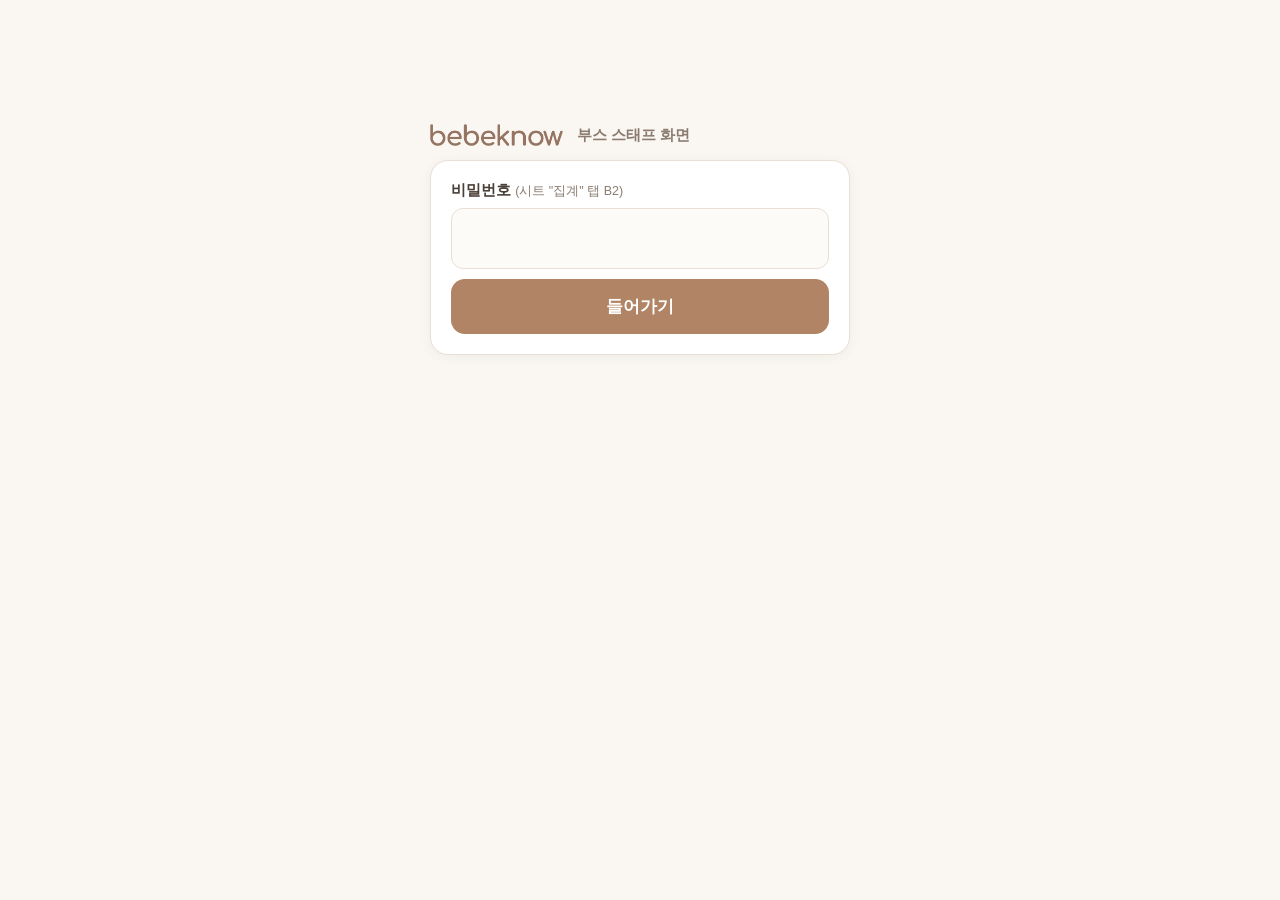
<file: booth/index.html>
<!DOCTYPE html>
<html lang="ko">
<head>
<meta charset="UTF-8">
<meta name="viewport" content="width=device-width, initial-scale=1.0">
<meta name="robots" content="noindex, nofollow">
<title>베베노 부스 · 스태프</title>
<link rel="preconnect" href="https://fonts.googleapis.com">
<link rel="stylesheet" href="https://fonts.googleapis.com/css2?family=Comfortaa:wght@700&display=swap">
<link rel="stylesheet" href="booth.css?v=9">
<style>
  body{padding:16px 22px 28px}
  .wrap{max-width:1460px;margin:0 auto}
  .top{display:flex;align-items:center;gap:14px;margin-bottom:14px}
  .top .logo{height:22px;width:auto;display:block}
  .top .title{font-size:15px;font-weight:700;color:var(--ink-soft)}
  .tabs{display:flex;gap:6px;margin-left:12px}
  .tabs button{padding:9px 16px;font-size:15px;font-weight:700;border-radius:999px;border:1.5px solid var(--line);background:#fff;color:var(--ink-soft)}
  .tabs button.on{background:var(--ink);border-color:var(--ink);color:#fff}
  .top .sp{flex:1}
  .top .st{font-size:13px;color:var(--ink-soft)}
  .top .draw{padding:9px 16px;font-size:15px;font-weight:800;border-radius:999px;border:1.5px solid var(--accent);background:#fff;color:var(--accent-deep)}
  .top .draw:active{transform:scale(.97)}
  .draw-layer{position:fixed;inset:0;z-index:2000;background:var(--bg);display:flex;flex-direction:column}
  .draw-layer .bar{display:flex;align-items:center;justify-content:space-between;padding:10px 18px;border-bottom:1px solid var(--line);background:#fff;flex-shrink:0}
  .draw-layer .bar b{font-size:16px}
  .draw-layer .bar span{font-size:13px;color:var(--ink-soft)}
  .draw-layer .bar button{padding:9px 16px;border-radius:12px;border:1.5px solid var(--line);background:#fff;font-size:14px;font-weight:700;color:var(--ink)}
  .draw-layer .bar .btns{display:flex;gap:8px;flex-shrink:0}
  .draw-layer .bar #ipadRoll.on{border-color:var(--accent);color:var(--accent-deep)}
  .draw-layer iframe{flex:1;width:100%;border:0}
  .top .out{padding:8px 14px;font-size:13px;border-radius:999px;border:1.5px solid var(--line);background:none;color:var(--ink-soft)}
  .top .net{padding:7px 12px;font-size:13px;font-weight:800;border-radius:999px;background:var(--err-tint);color:var(--err);border:1.5px solid #e8c3bb}
  .top .net[hidden]{display:none}

  /* 접수 */
  /* 제품 담기 | 주문 내역 | 고객 정보 — 맥북 14"(1512px) 한 화면 */
  .grid{display:grid;grid-template-columns:.92fr 1fr 1fr;gap:14px;align-items:start}
  .cust .field{margin-bottom:12px}
  .cust label.t{font-size:14px;margin-bottom:6px}
  .cust input[type=text],.cust input[type=tel]{padding:12px 14px;font-size:17px}
  .cust .addr-btn{font-size:15px;padding:0 14px}
  .cust input:disabled{background:#fff;color:var(--ink);border-color:transparent;padding-left:2px}
  .cust .addr-btn:disabled{display:none}
  .card h2{font-size:17px;font-weight:800;margin-bottom:14px;color:var(--accent-deep)}
  .prods{display:grid;grid-template-columns:1fr 1fr;gap:10px}
  .prod{border:1.5px solid var(--line);border-radius:16px;background:#fdfbf8;padding:14px;text-align:left;display:flex;flex-direction:column;gap:4px;min-height:96px}
  button.prod:hover{border-color:var(--accent)}
  button.prod:active{transform:scale(.98)}
  .prod b{font-size:18px}
  .prod small{font-size:14px;color:var(--ink-soft)}
  .prod.wide{grid-column:1 / -1}
  .prod.set{border-color:var(--accent);background:var(--accent-tint)}
  .prod .tag{display:inline-block;margin-left:6px;padding:2px 8px;border-radius:999px;background:var(--accent-deep);color:#fff;font-size:12px;font-weight:800;vertical-align:2px}
  .pick{display:flex;align-items:center;gap:6px;margin-top:6px;font-size:14px;font-weight:700;color:var(--ship);cursor:pointer;width:fit-content}
  .pick input{width:18px;height:18px;accent-color:var(--ship)}
  .pick.on{color:var(--ship)}
  .colors{display:flex;gap:8px;margin-top:8px}
  .colors button{flex:1;padding:12px 6px;font-size:16px;font-weight:800;border:1.5px solid transparent;border-radius:12px;position:relative}
  /* 남은 수량 (시트 "재고" 탭) */
  .stk{display:inline-block;margin-left:6px;padding:1px 7px;border-radius:999px;background:#fff;border:1px solid var(--line);font-size:11.5px;font-weight:800;color:var(--ink-soft);vertical-align:1px;white-space:nowrap}
  .stk.low{background:#fff3c4;border-color:#efdc93;color:#7a6420}
  .stk.out{background:#f8d7d3;border-color:#e8b9b2;color:#a33}
  .colors .stk{display:block;margin:4px auto 0;width:fit-content;font-size:11px;padding:0 6px}
  .prods .stkNote{grid-column:1 / -1;font-size:12px;color:var(--ink-soft);margin-top:-2px}
  .colors button:active{transform:scale(.97)}
  /* 색상 버튼은 파스텔 톤 (글자는 같은 계열의 진한 색) */
  .colors .핑크{background:#f9d5dd;border-color:#f0b8c5;color:#9a4458}
  .colors .베이지{background:#f1e4d3;border-color:#e2cdb2;color:#7d5f3e}
  .colors .그린{background:#d6ecd8;border-color:#b9dcbd;color:#3f7146}
  .colors .옐로우{background:#faefc2;border-color:#efdc93;color:#7a6420}
  .hint{font-size:13px;color:var(--ink-soft);margin-top:12px;line-height:1.5}

  .cart{min-height:120px}
  .empty{padding:30px 10px;text-align:center;color:var(--ink-soft);font-size:15px;border:1.5px dashed var(--line);border-radius:14px}
  .line{display:grid;grid-template-columns:1fr auto 112px 30px;gap:8px;align-items:center;padding:10px 0;border-bottom:1px solid var(--line)}
  .line .nm{font-size:16px;font-weight:700}
  .qty{display:flex;align-items:center;border:1.5px solid var(--line);border-radius:12px;overflow:hidden;background:#fff}
  .qty button{width:38px;height:40px;border:none;background:#fdfbf8;font-size:20px;font-weight:700}
  .qty b{min-width:34px;text-align:center;font-size:17px}
  .line input.amt{padding:9px 10px;font-size:16px;text-align:right;border-radius:10px}
  .line .x{width:34px;height:34px;border-radius:50%;border:none;background:var(--bg);color:var(--ink-soft);font-size:15px}
  .locked .qty button,.locked .x{visibility:hidden}
  .locked input.amt{pointer-events:none;background:#fff;border-color:transparent}
  .total{display:flex;justify-content:space-between;align-items:baseline;padding:14px 2px 4px}
  .total span{font-size:15px;font-weight:700;color:var(--ink-soft)}
  .total strong{font-size:28px;font-weight:900}
  .method{margin:12px 0 4px}
  .chip.hold input:checked+span{background:#6b4f9e;border-color:#6b4f9e}
  .badge.hold{background:#efe6f7;color:#6b4f9e}
  /* 결제수단: 페이히어가 기본, 계좌이체만 체크 */
  .paychk{display:flex;align-items:center;gap:8px;margin:6px 2px 4px;font-size:15px;font-weight:700;color:var(--ink-soft);cursor:pointer;width:fit-content}
  .paychk input{width:20px;height:20px;accent-color:var(--accent-deep)}
  .paychk:has(input:checked){color:var(--accent-deep)}
  .payer{margin:6px 0 4px}
  .payer label.t{font-size:13px;margin-bottom:4px}
  .payer input{padding:10px 12px;font-size:16px}
  .payer input:disabled{background:#fff;color:var(--ink);border-color:transparent;padding-left:2px}

  .status{margin-top:12px;padding:18px;border-radius:16px;background:var(--accent-tint);text-align:center}
  .status .big{font-size:20px;font-weight:800;margin-bottom:6px}
  .status p{font-size:15px;color:var(--ink-soft);line-height:1.6}
  .status.done{background:var(--ok-tint)}
  .status .who{margin-top:10px;font-size:15px;line-height:1.7;color:var(--ink);text-align:left;background:#fff;border-radius:12px;padding:12px 14px}
  .status .btns{display:flex;gap:8px;margin-top:12px}
  .status .btns .btn{margin:0}

  /* 주문 찾기 */
  .find{max-width:860px}
  .find .bar{display:flex;gap:8px}
  .find .bar .btn{width:auto;padding:0 26px;white-space:nowrap}
  .order{border:1.5px solid var(--line);border-radius:16px;background:#fff;padding:16px;margin-top:12px}
  .order .h{display:flex;flex-wrap:wrap;gap:6px 12px;align-items:baseline}
  .order .h b{font-size:18px}
  .order .h .no{font-size:14px;color:var(--ink-soft)}
  .badge{display:inline-block;font-size:12px;font-weight:800;padding:3px 9px;border-radius:999px;background:var(--accent-tint);color:var(--accent-deep)}
  .badge.ship{background:#e3edf7;color:var(--ship)}
  .badge.done{background:#eceae7;color:var(--ink-soft)}
  .badge.cancel{background:var(--err-tint);color:var(--err)}
  .badge.mck{background:#e3edf7;color:#2f5d9e}
  .badge.direct{background:#fdebd3;color:#b35c1e}
  .order.cancelled{background:#f4f2ef}
  .order.cancelled .info,.order.cancelled .items{text-decoration:line-through;color:#a8a29c}
  .order .acts .right{margin-left:auto}
  .order .info{font-size:15px;line-height:1.7;margin-top:6px}
  .order .items{font-size:14px;color:var(--ink-soft);margin-top:4px;line-height:1.6}
  .order .acts{display:flex;gap:8px;margin-top:12px}
  .order .acts .btn{width:auto;padding:10px 20px;font-size:15px}
  .edit{margin-top:14px;padding-top:14px;border-top:1px dashed var(--line)}
  /* 이지어드민 발주서 */
  .ez .bar{align-items:center;flex-wrap:wrap}
  .ez select{font:inherit;padding:9px 10px;border-radius:10px;border:1.5px solid var(--line);background:#fff}
  .ez .bar .btn{width:auto;padding:10px 20px;font-size:15px}
  .ez .btn.ghost{width:auto;padding:10px 16px;font-size:14px}
  .ez table{width:100%;border-collapse:collapse;font-size:13px;white-space:nowrap;margin-top:10px}
  .ez th,.ez td{border-bottom:1px solid var(--line);padding:6px 8px;text-align:left}
  .ez th{background:var(--accent-tint);color:var(--accent-deep);font-weight:800;font-size:12px}
  .ez .scroll{overflow-x:auto}
</style>
</head>
<body>
<div class="wrap">

  <!-- 로그인 -->
  <div id="login" style="max-width:420px;margin:12vh auto 0">
    <div class="top"><img class="logo" src="../img/logo.png?v=1" alt="bebeknow"><span class="title">부스 스태프 화면</span></div>
    <div class="card">
      <label class="t" for="pin">비밀번호 <small>(시트 "집계" 탭 B2)</small></label>
      <input type="password" id="pin" inputmode="numeric" maxlength="8" autocomplete="off" style="font-size:26px;letter-spacing:.2em;text-align:center">
      <button class="btn" id="loginBtn" style="margin-top:10px">들어가기</button>
      <div class="msg" id="loginMsg"></div>
    </div>
  </div>

  <div id="app" hidden>
    <div class="top">
      <img class="logo" src="../img/logo.png?v=1" alt="bebeknow">
      <span class="title">부스 스태프</span>
      <div class="tabs"><button id="tabTake" class="on">접수</button><button id="tabFind">주문 찾기 · 수정</button></div>
      <span class="sp"></span>
      <button class="draw" id="openDraw" type="button">🎲 이벤트 추첨</button>
      <span class="net" id="netBadge" hidden>⚠ 인터넷 연결이 불안정해요</span>
      <span class="st" id="stationLbl"></span>
      <button class="out" id="logoutBtn">나가기</button>
    </div>

    <!-- ===== 접수 ===== -->
    <div id="viewTake" class="grid">
      <div class="card">
        <h2>제품 담기</h2>
        <div class="prods" id="prods"></div>
        <p class="hint">누를 때마다 1개씩 담깁니다. 같은 제품을 다시 누르면 수량이 늘어나요.</p>
      </div>

      <div class="card">
        <h2>주문 내역</h2>
        <div class="cart" id="cart"></div>
        <div class="total"><span>합계</span><strong id="total">0원</strong></div>
        <label class="paychk"><input type="checkbox" id="cPay"> 계좌이체로 받음</label>
        <div class="payer" id="cPayerBox" hidden><label class="t" for="cPayer">입금자명</label><input type="text" id="cPayer" placeholder="고객 성함과 다르면 고쳐주세요" autocomplete="off"></div>
        <div class="chips method">
          <label class="chip"><input type="radio" name="method" value="현장" checked><span>🛍️ 현장 수령</span></label>
          <label class="chip ship"><input type="radio" name="method" value="배송"><span>🚚 배송</span></label>
          <label class="chip hold"><input type="radio" name="method" value="배송 보류"><span>🏠 설치 확인 후 발송</span></label>
        </div>
      </div>

      <div class="card cust" id="custCard">
        <h2>고객 정보</h2>
        <div class="row">
          <div class="field"><label class="t" for="cName">성함 <small>(현장 수령은 선택)</small></label><input type="text" id="cName" autocomplete="off"></div>
          <div class="field"><label class="t" for="cPhone">연락처 <small>(현장 수령은 선택)</small></label><input type="tel" id="cPhone" inputmode="numeric" placeholder="010-0000-0000" autocomplete="off"></div>
        </div>
        <div id="cShip" hidden>
          <div class="field">
            <label class="t">배송 주소</label>
            <div class="addr-row"><input type="text" id="cZip" inputmode="numeric" placeholder="우편번호"><button type="button" class="addr-btn" id="cAddrBtn">🔍 주소 검색</button></div>
            <input type="text" id="cAddr" placeholder="주소 검색을 누르거나 직접 입력" style="margin-top:8px">
            <input type="text" id="cAddr2" placeholder="상세주소 (동 · 호수)" style="margin-top:8px">
          </div>
          <div class="field"><label class="t" for="cReq">배송 요청사항 <small>(선택)</small></label><input type="text" id="cReq"></div>
        </div>
        <div id="sendBox">
          <button class="btn" id="sendBtn">아이패드로 확인 보내기</button>
          <button class="btn" id="receiptBtn" hidden>🧾 수령증 출력하기</button>
          <div class="msg" id="takeMsg"></div>
          <button class="btn ghost" id="clearBtn" style="margin-top:8px;padding:10px;font-size:14px">새 고객으로 비우기</button>
        </div>
        <div id="statusBox" class="status" hidden></div>
      </div>
    </div>

    <!-- ===== 주문 찾기 · 수정 ===== -->
    <div id="viewFind" class="find" hidden>
      <div class="card">
        <div class="bar">
          <input type="search" id="q" placeholder="고객 성함 또는 연락처 뒷자리" autocomplete="off">
          <button class="btn" id="findBtn">찾기</button>
          <button class="btn sec" id="holdBtn" type="button">🏠 보류 목록</button>
        </div>
        <div class="msg" id="findMsg"></div>
      </div>
      <div id="results"></div>

      <!-- 이지어드민(MCK) 발주서: 배송 주문을 수동 발주 업로드 양식(.xls)으로 -->
      <div class="card ez" id="ezCard" style="margin-top:16px">
        <div class="bar">
          <b>📄 배송 주문 엑셀</b>
          <select id="ezDest"><option value="mck">MCK 발주 (아기비데)</option><option value="direct">직접 발송 (콧물흡입기·약병)</option></select>
          <select id="ezScope"><option value="today">오늘 접수분</option><option value="unshipped">발송 완료 안 된 전부</option></select>
          <button class="btn ghost" id="ezPreview" type="button">미리보기</button>
          <button class="btn" id="ezBtn" type="button">엑셀 내려받기</button>
        </div>
        <div class="msg info" id="ezMsg">MCK는 수동 발주 업로드 양식(.xlsx)으로, 직접 발송은 토글 업로드 양식으로 내려받아요. 시트의 MCK발주·직접발송 탭을 그대로 복사해도 같아요. 취소·발송 완료된 주문은 빠져요. 올린 주문은 시트 현장구매 탭에서 [발송 완료]를 체크해주세요.</div>
        <div class="scroll" id="ezTable" hidden></div>
      </div>
    </div>

    <!-- 이벤트 추첨 (같은 화면 안에서, 스태프 로그인 그대로) — 뽑으면 대기 중인 아이패드에도 크게 나옴 -->
    <div class="draw-layer" id="drawLayer" hidden>
      <div class="bar"><div><b>🎲 이벤트 추첨</b> <span id="ipadState">아이패드 상태를 확인하는 중…</span></div>
        <div class="btns"><button type="button" id="ipadRoll">아이패드 숫자 돌리기</button><button type="button" id="closeDraw">← 접수로 돌아가기</button></div></div>
      <iframe id="drawFrame" title="이벤트 추첨"></iframe>
    </div>

    <footer>bebeknow booth · <span id="ver">v2026.10.30-3</span></footer>
  </div>
</div>

<script src="https://t1.daumcdn.net/mapjsapi/bundle/postcode/prod/postcode.v2.js"></script>
<script src="common.js?v=14"></script>
<script src="po.js?v=16"></script>
<script>
/* 비밀번호는 로그인 때 한 번만 쓰고, 이후에는 스태프용 토큰(1일)으로 요청 — 비밀번호 잠금이 걸려도 이미 로그인한 화면은 동작 */
var TOKEN_KEY = "bebeknow_booth_staff_token", ACK_KEY = "bebeknow_booth_ack";
var tok = "";
try { sessionStorage.removeItem("bebeknow_booth_pin"); } catch (e) {}
var cart = [];            // {product, color, qty, amount, manual}
var phase = "edit";       // edit → sending → waiting(아이패드 입력 중) → done(접수 완료)
var sessId = "", order = null, lastRev = 0, pollT = null, shipDate = "";
var lastSend = null;      // {id, sig}: 보내기가 응답 없이 끝났을 때 같은 내용이면 같은 번호로 다시 보냄(중복 주문 방지)
var editing = 0;          // 스태프가 주문을 고치는 중이면 상태 확인이 그 변경을 "고객 수정"으로 오인하지 않게
var reviseId = "";        // 고객이 "고칠 부분이 있어요"를 누른 세션 (비우기 때 확인 처리)
function cartSig() { return JSON.stringify([radio("method"), cart.map(function (l) { return [l.product, l.color, l.qty, l.amount, !!l.pickup]; }), custData()]); }

/* ---------- 입력 임시 저장 (인터넷이 끊기거나 새로고침해도 입력하던 주문이 남게) ---------- */
var DRAFT_KEY = "bebeknow_booth_draft_" + STATION;
function saveDraft() {
  if (phase !== "edit") return;
  try {
    if (!cart.length && !$("cName").value.trim() && !$("cPhone").value.trim()) { localStorage.removeItem(DRAFT_KEY); return; }
    localStorage.setItem(DRAFT_KEY, JSON.stringify({ at: Date.now(), cart: cart, method: radio("method"), cust: custData() }));
  } catch (e) {}
}
function clearDraft() { try { localStorage.removeItem(DRAFT_KEY); } catch (e) {} }
/* 로그인 직후: 진행 중인 아이패드 세션이 없고 화면이 비어 있으면 임시 저장분을 되살림 (6시간 지난 건 버림) */
function loadDraft() {
  if (phase !== "edit" || cart.length) return;
  var d = null; try { d = JSON.parse(localStorage.getItem(DRAFT_KEY) || "null"); } catch (e) {}
  if (!d || !d.at || Date.now() - d.at > 6 * 3600000) { clearDraft(); return; }
  cart = (d.cart || []).map(function (l) { return { product: l.product, color: l.color, qty: l.qty, amount: l.amount, pickup: !!l.pickup, manual: !!l.manual }; });
  if (d.method) setMethod(d.method);
  fillCust(d.cust); renderCart();
  if (cart.length || (d.cust && (d.cust.name || d.cust.phone))) msg($("takeMsg"), "새로고침 전에 입력하던 주문을 되살렸어요. 다른 고객이면 [새 고객으로 비우기]를 눌러주세요.", "info");
}
/* 연결 상태 표시: 요청이 실패하면 켜고, 성공하면 끔 */
function netState(ok) { $("netBadge").hidden = !!ok && navigator.onLine !== false; }
window.addEventListener("online", function () { netState(true); });
window.addEventListener("offline", function () { netState(false); });

function radio(name) { var r = document.querySelector('input[name="' + name + '"]:checked'); return r ? r.value : ""; }

/* ---------- 고객 정보 (스태프가 입력, 아이패드는 확인만) ---------- */
var CUST = { name: "cName", phone: "cPhone", zip: "cZip", address: "cAddr", address2: "cAddr2", request: "cReq" };
function custData() {
  var d = {}, ship = isShipLike(radio("method"));
  Object.keys(CUST).forEach(function (k) { d[k] = (k === "name" || k === "phone" || ship) ? $(CUST[k]).value.trim() : ""; });
  d.pay = $("cPay").checked ? "계좌이체" : "페이히어";
  d.payer = $("cPay").checked ? $("cPayer").value.trim() : "";
  return d;
}
function fillCust(c) {
  Object.keys(CUST).forEach(function (k) { $(CUST[k]).value = (c && c[k]) || ""; });
  $("cPay").checked = !!(c && c.pay === "계좌이체");
  $("cPayer").value = (c && c.payer) || "";
  $("cPayerBox").hidden = !$("cPay").checked;
  syncSendBtn();
}
/* 계좌이체 체크 → 입금자명 칸 (비어 있으면 고객 성함으로 채움) */
$("cPay").addEventListener("change", function () {
  $("cPayerBox").hidden = !this.checked;
  if (this.checked && !$("cPayer").value.trim()) $("cPayer").value = $("cName").value.trim();
});
function syncShip() { $("cShip").hidden = !isShipLike(radio("method")); syncSendBtn(); if ($("cart")) renderCart(); }
/* 현장 수령에 성함·연락처가 모두 비어 있으면 [수령증 출력하기](아이패드 없이 바로 접수), 하나라도 있으면 [아이패드로 확인 보내기] */
function isAnonPickup() { return radio("method") === "현장" && !$("cName").value.trim() && !$("cPhone").value.trim(); }
function syncSendBtn() { var a = isAnonPickup(); $("receiptBtn").hidden = !a; $("sendBtn").hidden = a; }
Array.prototype.forEach.call(document.querySelectorAll('input[name="method"]'), function (r) { r.addEventListener("change", syncShip); });
$("cPhone").addEventListener("input", function () { this.value = fmtPhone(this.value); });
$("custCard").addEventListener("input", saveDraft);
$("custCard").addEventListener("input", syncSendBtn);
syncSendBtn();
$("custCard").addEventListener("change", saveDraft);
$("cPay").addEventListener("change", saveDraft);
$("cAddrBtn").addEventListener("click", function () {
  var ok = openAddrSearch(function (r) { $("cZip").value = r.zip; $("cAddr").value = r.address; $("cAddr2").focus(); });
  if (!ok) { msg($("takeMsg"), "주소 검색을 불러오지 못했어요. 직접 입력해주세요."); $("cAddr").focus(); }
});
/* 입력 중인 주문과 고객 정보를 모두 비움 (다른 고객으로 넘어갈 때) */
$("clearBtn").addEventListener("click", function () { if (phase === "edit") nextCustomer(); });
function setMethod(m) { var r = document.querySelector('input[name="method"][value="' + m + '"]'); if (r) r.checked = true; syncShip(); }

/* ---------- 로그인 ---------- */
function enter(t) {
  tok = t;
  try { sessionStorage.setItem(TOKEN_KEY, t); } catch (e) {}
  $("login").hidden = true; $("app").hidden = false;
  $("stationLbl").textContent = "스테이션 " + STATION;
  renderProducts(); renderCart(); syncShip(); loadStock();
}
/* 새로고침해도 진행 중이던 주문을 이어감 (입력 중이면 계속 기다리고, 끝난 주문은 인쇄 없이 보여줌) */
function restore(s) {
  if (!s) return;
  var ack = ""; try { ack = sessionStorage.getItem(ACK_KEY) || ""; } catch (e) {}
  if (s.id === ack || (s.state !== "waiting" && s.state !== "done" && s.state !== "revise")) return;
  if (s.state === "revise" && Date.now() - (s.at || 0) > 10 * 60000) return;   // 오래된 수정 요청은 다시 불러오지 않음 (이전 고객 정보가 남지 않게)
  cart = s.items.map(function (it) { return { product: it.product, color: it.color, qty: it.qty, amount: it.amount, pickup: !!it.pickup, manual: it.amount !== priceOf(it.product) * it.qty }; });
  setMethod(s.method); fillCust(s.customer);
  if (s.state === "revise") { reviseId = s.id; renderCart(); return msg($("takeMsg"), "고객이 고칠 부분이 있다고 했던 주문이에요. 고친 뒤 다시 보내거나, 다른 고객이면 [새 고객으로 비우기]를 눌러주세요.", "info"); }
  sessId = s.id; lastSend = { id: s.id, sig: cartSig() };
  if (s.state === "waiting") { setPhase("waiting"); poll(); return; }
  order = s.order; lastRev = s.rev || 1; setPhase("done");
  renderStatus("새로고침 전에 접수된 주문이에요. 필요하면 다시 인쇄하세요."); poll();
}
function lockedMsg(el) { msg(el, "비밀번호를 여러 번 틀려 10분간 잠겼어요. 잠시 후 다시 시도해주세요."); }
function logout() {
  try { sessionStorage.removeItem(TOKEN_KEY); } catch (e) {}
  if (ipadRoll) apiPost({ action: "drawMode", token: tok, on: false }).catch(function () {}).then(function () { location.reload(); });   // 아이패드 숫자 돌리기도 끔
  else location.reload();
}
/* 토큰으로 현재 세션을 받아 화면에 들어감 */
function openWith(t) {
  return apiGet({ staff: "session", token: t, station: STATION }).then(function (res) {
    if (res.status !== "ok") return res;
    shipDate = res.shipDate || ""; enter(t); restore(res.session); loadDraft();
    return res;
  });
}
$("loginBtn").addEventListener("click", function () {
  var p = $("pin").value.trim();
  if (!p) return msg($("loginMsg"), "비밀번호를 입력해주세요.");
  $("loginBtn").disabled = true; msg($("loginMsg"), "확인 중…", "info");
  apiPost({ action: "device", role: "staff", pin: p, station: STATION }).then(function (res) {
    if (res.status === "unauth") throw { m: "비밀번호가 맞지 않아요." };
    if (res.status === "locked") throw { m: "비밀번호를 여러 번 틀려 10분간 잠겼어요. 잠시 후 다시 시도해주세요." };
    if (res.status !== "ok" || !res.token) throw { m: "연결에 문제가 있어요. 잠시 후 다시 시도해주세요." };
    $("pin").value = "";
    return openWith(res.token);
  }).then(function (res) {
    $("loginBtn").disabled = false;
    if (res.status !== "ok") msg($("loginMsg"), "연결에 문제가 있어요. 잠시 후 다시 시도해주세요."); else msg($("loginMsg"), "");
  }).catch(function (e) { $("loginBtn").disabled = false; msg($("loginMsg"), (e && e.m) || "네트워크 연결을 확인해주세요."); });
});
$("pin").addEventListener("keydown", function (e) { if (e.key === "Enter") $("loginBtn").click(); });
$("logoutBtn").addEventListener("click", function () {
  if (phase === "waiting" && !confirm("아이패드에서 고객이 확인 중입니다. 나갈까요?")) return;
  logout();
});

/* ---------- 이벤트 추첨 (같은 화면 안에서 열기) ---------- */
/* 추첨 창을 열면 대기 중인 아이패드가 숫자를 돌리기 시작하고, 닫으면 대기 화면으로 (10분마다 다시 알림) */
/* 아이패드 숫자 돌리기: 추첨 창을 열면 켜고, 닫거나 버튼을 누르면 끔. 뽑을 번호가 없으면 서버가 알아서 끔 */
var drawKeep = null, ipadRoll = false, rollGen = 0;   // rollGen: 늦게 도착한 예전 응답은 무시
function paintRoll(note) {
  $("ipadRoll").textContent = ipadRoll ? "⏸ 아이패드 기본 화면으로" : "▶ 아이패드 숫자 돌리기";
  $("ipadRoll").classList.toggle("on", ipadRoll);
  $("ipadState").textContent = note || (ipadRoll ? "아이패드(대기 화면)에서 숫자가 돌고 있어요. 뽑으면 당첨 번호가 크게 나옵니다"
                                                 : "아이패드는 기본 화면이에요. 번호를 뽑으면 당첨 번호는 그대로 크게 나옵니다");
}
function sendDrawMode(on, g) {
  return apiPost({ action: "drawMode", token: tok, on: on }).then(function (r) {
    if (g !== rollGen) return;
    if (!r || r.status !== "ok") throw new Error("bad");
    $("ipadRoll").disabled = false;
    ipadRoll = !!r.on;
    paintRoll(r.empty ? "이번 회차에 뽑을 번호가 없어서 아이패드는 기본 화면이에요" : "");
  }).catch(function () {
    if (g !== rollGen) return;
    $("ipadRoll").disabled = false;
    ipadRoll = !on;                                  // 바뀌지 않았다고 보고 다시 누를 수 있게
    paintRoll("아이패드 상태를 바꾸지 못했어요. 인터넷 연결을 확인하고 버튼을 다시 눌러 주세요");
    if (!on && $("drawLayer").hidden) setTimeout(function () { if (g === rollGen) setDrawMode(false); }, 5000);   // 창을 닫았는데 끄기 실패 → 될 때까지 다시
  });
}
function setDrawMode(on) {
  clearInterval(drawKeep);
  var g = ++rollGen;
  ipadRoll = on; paintRoll(on ? "아이패드 숫자 돌리기를 켜는 중…" : "아이패드를 기본 화면으로 바꾸는 중…");
  $("ipadRoll").disabled = true;
  sendDrawMode(on, g);
  if (on) drawKeep = setInterval(function () { if (ipadRoll && g === rollGen) sendDrawMode(true, g); }, 600000);
}
$("ipadRoll").addEventListener("click", function () { setDrawMode(!ipadRoll); });
window.addEventListener("message", function (e) {
  var d = e.data;
  if (e.source !== $("drawFrame").contentWindow || !d || d.type !== "bebeknow-draw") return;
  if (d.ipadOff) { clearInterval(drawKeep); rollGen++; ipadRoll = false; $("ipadRoll").disabled = false; paintRoll(); }
});
$("openDraw").addEventListener("click", function () {
  var fr = $("drawFrame");
  if (!fr.src) fr.src = "../draw/?embed=1&v=20261030";   // 추첨 페이지를 고치면 v 숫자도 올려야 맥북이 새 화면을 받음
  $("drawLayer").hidden = false;
  setDrawMode(true);
});
$("closeDraw").addEventListener("click", function () { $("drawLayer").hidden = true; setDrawMode(false); });

/* ---------- 탭 ---------- */
function setTab(t) {
  $("tabTake").classList.toggle("on", t === "take"); $("tabFind").classList.toggle("on", t === "find");
  $("viewTake").hidden = t !== "take"; $("viewFind").hidden = t !== "find";
  if (t === "find") $("q").focus();
}
$("tabTake").addEventListener("click", function () { setTab("take"); });
$("tabFind").addEventListener("click", function () { setTab("find"); });

/* ---------- 제품 담기 ---------- */
function renderProducts() {
  $("prods").innerHTML = PRODUCTS.filter(function (p) { return !p.hidden; }).map(function (p) {
    var name = esc(p.label || p.key) + (p.set ? '<span class="tag">세트</span>' : "");
    if (p.colors) {                                         // 색상이 있는 제품: 색상 버튼을 눌러야 담김
      return '<div class="prod wide' + (p.set ? " set" : "") + '"><b>' + name + (p.set ? '<span class="stk" data-stk="아기비데|" hidden></span>' : "") + "</b><small>" + won(p.price) + " · " +
        (p.set ? "콧물흡입기 색상을 눌러 담기" : "색상을 눌러 담기") + "</small>" +
        '<div class="colors">' + p.colors.map(function (c) {
          return '<button type="button" class="' + esc(c) + '" data-p="' + esc(p.key) + '" data-c="' + esc(c) + '">' + esc(c) + '<span class="stk" data-stk="콧물흡입기|' + esc(c) + '" hidden></span></button>';
        }).join("") + "</div></div>";
    }
    return '<button type="button" class="prod" data-p="' + esc(p.key) + '"><b>' + name + '<span class="stk" data-stk="' + esc(p.key) + '|" hidden></span></b><small>' + won(p.price) + "</small></button>";
  }).join("") + '<div class="stkNote" id="stkNote" hidden></div>';
  paintStock();
}

/* ---------- 남은 수량 (시트 "재고" 탭: 가져간 수량 − 나간 수량). 로그인 뒤·접수 뒤·취소 뒤·60초마다 새로 읽음 ---------- */
var stock = {}, stockAt = 0, stockT = null;
function paintStock() {
  var any = false;
  Array.prototype.forEach.call(document.querySelectorAll("[data-stk]"), function (el) {
    var r = stock[el.dataset.stk];
    if (!r || r.left === null || r.left === undefined) { el.hidden = true; return; }
    any = true; el.hidden = false;
    el.textContent = r.left <= 0 ? "품절" : r.left + "개";
    el.className = "stk" + (r.left <= 0 ? " out" : r.left <= 2 ? " low" : "");
  });
  var n = $("stkNote"); if (!n) return;
  n.hidden = !any;
  if (any) n.textContent = "남은 수량은 시트 재고 탭 기준 (현장 수령·세트 현장 수령·경품 지급만 차감)" + (stockAt ? " · " + new Date(stockAt).toTimeString().slice(0, 5) + " 확인" : "");
}
function loadStock() {
  if (!tok) return;
  clearTimeout(stockT);
  apiGet({ staff: "stock", token: tok }).then(function (res) {
    if (res.status !== "ok") return;
    stock = {}; (res.rows || []).forEach(function (r) { stock[r.product + "|" + (r.color || "")] = r; });
    stockAt = Date.now(); paintStock();
  }).catch(function () {}).then(function () { stockT = setTimeout(loadStock, 60000); });
}
$("prods").addEventListener("click", function (e) {
  var b = e.target.closest("[data-p]"); if (!b) return;
  if (phase !== "edit") return msg($("takeMsg"), "지금 주문이 진행 중이에요. 끝난 뒤 다음 고객으로 넘어가 주세요.", "info");
  addItem(b.dataset.p, b.dataset.c || "");
});
function addItem(product, color) {
  /* 같은 제품·색상이면 수량만 늘림. 단 "콧물흡입기 현장 수령" 체크된 세트 줄에는 합치지 않음 (새로 담는 건 전부 배송) */
  var line = cart.filter(function (l) { return l.product === product && l.color === color && !l.pickup; })[0];
  if (line) { line.qty = Math.min(99, line.qty + 1); if (!line.manual) line.amount = priceOf(product) * line.qty; }
  else cart.push({ product: product, color: color, qty: 1, amount: priceOf(product), manual: false });
  msg($("takeMsg"), ""); renderCart();
}

/* ---------- 주문 내역 ---------- */
function cartTotal() { return cart.reduce(function (s, l) { return s + (Number(l.amount) || 0); }, 0); }
function renderCart() {
  var box = $("cart");
  box.classList.toggle("locked", phase !== "edit");
  /* "설치 확인 후 발송"은 아기비데(단품·세트)가 담겼을 때만 보임. 빠지면 현장 수령으로 되돌림 */
  var hasBidet = cart.some(function (l) { return l.product === "아기비데" || l.product === SET_KEY; });
  document.querySelector(".chip.hold").hidden = !hasBidet;
  if (!hasBidet && radio("method") === HOLD_METHOD) {
    document.querySelector('input[name="method"][value="현장"]').checked = true;
    $("cShip").hidden = true;
  }
  if (!cart.length) box.innerHTML = '<div class="empty">왼쪽에서 제품을 누르면 여기에 담깁니다.</div>';
  else box.innerHTML = cart.map(function (l, i) {
    /* 세트 + 배송: 콧물흡입기만 지금 가져가면 체크 → 택배에는 아기비데만 */
    /* 설치 확인 후 발송(보류)은 택배가 아기비데만: 세트의 콧물흡입기는 현장 수령으로 고정 */
    var holdSet = l.product === SET_KEY && radio("method") === HOLD_METHOD;
    if (holdSet) l.pickup = true;
    var pick = l.product === SET_KEY && isShipLike(radio("method"))
      ? '<label class="pick"><input type="checkbox" data-a="pick"' + (l.pickup ? " checked" : "") + (phase !== "edit" || holdSet ? " disabled" : "") + "> " + PICKUP_NOTE + (holdSet ? " (고정)" : "") + "</label>" : "";
    return '<div class="line" data-i="' + i + '">' +
      '<div class="nm">' + (l.color ? '<span class="dot ' + esc(l.color) + '"></span>' : "") + esc(itemLabel(l)) + pick + "</div>" +
      '<div class="qty"><button type="button" data-a="minus" aria-label="수량 줄이기">−</button><b>' + l.qty + '</b><button type="button" data-a="plus" aria-label="수량 늘리기">+</button></div>' +
      '<input type="text" class="amt" inputmode="numeric" value="' + Number(l.amount).toLocaleString("ko-KR") + '" aria-label="금액">' +
      '<button type="button" class="x" data-a="del" aria-label="빼기">✕</button></div>';
  }).join("");
  $("total").textContent = won(cartTotal());
  saveDraft();
}
$("cart").addEventListener("click", function (e) {
  var b = e.target.closest("button[data-a]"); if (!b || phase !== "edit") return;
  var i = +b.closest(".line").dataset.i, l = cart[i];
  if (b.dataset.a === "del") cart.splice(i, 1);
  else {
    l.qty = Math.max(1, Math.min(99, l.qty + (b.dataset.a === "plus" ? 1 : -1)));
    if (!l.manual) l.amount = priceOf(l.product) * l.qty;
  }
  renderCart();
});
$("cart").addEventListener("change", function (e) {
  if (e.target.dataset.a !== "pick" || phase !== "edit") return;
  cart[+e.target.closest(".line").dataset.i].pickup = e.target.checked;
});
/* 금액을 직접 고치면 그 줄은 자동 계산을 멈춤 */
$("cart").addEventListener("input", function (e) {
  if (!e.target.classList.contains("amt")) return;
  var i = +e.target.closest(".line").dataset.i, d = digits(e.target.value);
  cart[i].amount = Number(d) || 0; cart[i].manual = true;
  e.target.value = d ? Number(d).toLocaleString("ko-KR") : "";
  $("total").textContent = won(cartTotal());
});

/* ---------- 아이패드로 보내기 ---------- */
$("sendBtn").addEventListener("click", function () {
  msg($("takeMsg"), "");
  if (!cart.length) return msg($("takeMsg"), "제품을 먼저 담아주세요.");
  var cd = custData();
  var onsite = radio("method") === "현장", pd = digits(cd.phone).length;   // 현장 수령은 성함·연락처 선택 (비우면 시트에 "현장 고객")
  if (!cd.name && !onsite) { $("cName").focus(); return msg($("takeMsg"), "고객 성함을 입력해주세요."); }
  if (!(onsite && pd === 0) && (pd < 10 || pd > 11)) { $("cPhone").focus(); return msg($("takeMsg"), "연락처를 확인해주세요."); }
  if (cd.pay === "계좌이체" && !cd.payer && !cd.name) { $("cPayer").focus(); return msg($("takeMsg"), "입금자명을 입력해주세요."); }
  if (isShipLike(radio("method")) && !cd.address) { $("cAddr").focus(); return msg($("takeMsg"), "배송 주소를 입력해주세요."); }
  if (cd.pay === "계좌이체" && !cd.payer) { cd.payer = cd.name; $("cPayer").value = cd.name; }
  var sig = cartSig();
  var same = !!(lastSend && lastSend.sig === sig);
  var id = same ? lastSend.id : uid();                                   // 같은 내용으로 다시 누르면 같은 번호
  lastSend = { id: id, sig: sig, dupOk: same && !!lastSend.dupOk };     // 같은 내용을 다시 보낼 때는 중복 확인창을 또 띄우지 않음
  var btn = $("sendBtn");
  btn.textContent = "보내는 중…"; setPhase("sending");
  var ack = ""; try { ack = sessionStorage.getItem(ACK_KEY) || ""; } catch (e) {}
  /* 같은 연락처로 30분 안에 접수된 주문이 있으면 먼저 물어봄 (스태프가 두 번 접수하는 실수 방지). 조회가 실패하면 그냥 진행 */
  var dupCheck = lastSend.dupOk || !pd ? Promise.resolve(true)
    : apiGet({ staff: "orders", token: tok, q: digits(cd.phone) }).then(function (r) {
        var list = (r && r.status === "ok" && r.orders) || [], now = Date.now();
        var recent = list.filter(function (o) {
          if (o.cancelled || digits(o.phone) !== digits(cd.phone)) return false;
          var t = Date.parse(String(o.at || "").replace(" ", "T"));
          return t && now - t < 30 * 60000;
        });
        if (!recent.length) return true;
        var lines = recent.slice(0, 3).map(function (o) { return "· " + o.orderNo + " · " + String(o.at).slice(11) + " · " + won(o.total) + " · " + o.items.map(function (it) { return itemLabel(it) + "×" + it.qty; }).join(", "); });
        return confirm("방금 같은 연락처(" + cd.phone + ")로 접수된 주문이 있어요.\n\n" + lines.join("\n") + "\n\n같은 고객의 추가 주문이 맞으면 [확인], 이미 접수된 주문이면 [취소]를 눌러주세요.");
      }).catch(function () { return true; });
  dupCheck.then(function (go) {
    if (!go) { btn.textContent = "아이패드로 확인 보내기"; lastSend = null; setPhase("edit"); msg($("takeMsg"), "보내지 않았어요. 이미 접수된 주문은 [주문 찾기 · 수정]에서 확인할 수 있어요.", "info"); return; }
    lastSend.dupOk = true;
  return apiPost(Object.assign({ action: "push", token: tok, station: STATION, id: id, ack: ack, method: radio("method"),
            items: cart.map(function (l) { return { product: l.product, color: l.color, qty: l.qty, amount: l.amount, pickup: isShipLike(radio("method")) && !!l.pickup }; }) }, cd))
    .then(function (res) {
      netState(true);
      if (res.status === "conflict" && res.session && res.session.order) {   // 응답이 끊긴 사이 고객이 접수를 끝낸 주문이 있음 → 그 주문부터 처리
        btn.textContent = "아이패드로 확인 보내기";
        var s0 = res.session; sessId = s0.id; order = s0.order; lastRev = s0.rev || 1; lastSend = null;
        cart = s0.items.map(function (it) { return { product: it.product, color: it.color, qty: it.qty, amount: it.amount, pickup: !!it.pickup, manual: true }; });
        setMethod(s0.method); fillCust(s0.customer);
        setPhase("done");
        renderStatus("⚠ 연결이 끊긴 사이 아이패드에서 접수된 주문이에요. 아직 출력되지 않았을 수 있으니 [다시 인쇄]로 확인한 뒤 다음 고객을 눌러주세요.");
        poll(); return;
      }
      btn.textContent = "아이패드로 확인 보내기";
      if (res.status === "revise") {                         // 응답이 끊긴 사이 고객이 수정을 요청했던 주문
        reviseId = id; sessId = ""; lastSend = null; setPhase("edit");
        return msg($("takeMsg"), "고객이 고칠 부분이 있다고 했어요. 고객에게 확인해 고친 뒤 다시 보내주세요.", "info");
      }
      if (res.status === "unauth") return logout();
      if (res.status === "locked") { setPhase("edit"); return lockedMsg($("takeMsg")); }
      if (res.status !== "ok") { lastSend = null; setPhase("edit"); return msg($("takeMsg"), "보내지 못했어요." + (res.message ? " [" + res.message + "]" : "")); }
      sessId = id; order = null; lastRev = 0;
      var s = res.session;
      if (s && s.state === "done") { order = s.order; lastRev = s.rev; setPhase("done"); printBoth(order); }   // 응답이 늦는 사이 고객이 이미 끝낸 경우
      else setPhase("waiting");
      poll();
    });
  }).catch(function () {
      netState(false);
      btn.textContent = "아이패드로 확인 보내기"; setPhase("edit"); saveDraft();
      msg($("takeMsg"), "응답이 없어요. 입력한 내용은 그대로 남아 있으니, 인터넷을 확인하고 다시 눌러주세요. (같은 주문은 한 번만 보내집니다)");
    });
});

/* ---------- 수령증 출력하기: 현장 수령 · 성함·연락처 없음 → 아이패드 없이 바로 시트 저장 + 고객용·보관용 인쇄 ---------- */
var receiptReq = null;   // 같은 내용으로 다시 누르면(응답 끊김) 같은 번호 → 시트에는 한 번만 저장
$("receiptBtn").addEventListener("click", function () {
  msg($("takeMsg"), "");
  if (!cart.length) return msg($("takeMsg"), "제품을 먼저 담아주세요.");
  if (!isAnonPickup()) return syncSendBtn();
  var cd = custData();
  if (cd.pay === "계좌이체" && !cd.payer) { $("cPayer").focus(); return msg($("takeMsg"), "입금자명을 입력해주세요."); }
  var sig = cartSig();
  if (!receiptReq || receiptReq.sig !== sig) receiptReq = { id: uid(), sig: sig };
  var btn = $("receiptBtn");
  btn.textContent = "접수 중…"; setPhase("sending");
  apiPost(Object.assign({ action: "order", token: tok, reqId: receiptReq.id, method: "현장",
            items: cart.map(function (l) { return { product: l.product, color: l.color, qty: l.qty, amount: l.amount, pickup: false }; }) }, cd))
    .then(function (res) {
      netState(true);
      btn.textContent = "🧾 수령증 출력하기";
      if (res.status === "unauth") return logout();
      if (res.status === "locked") { setPhase("edit"); return lockedMsg($("takeMsg")); }
      if (res.status !== "ok") { setPhase("edit"); return msg($("takeMsg"), "접수하지 못했어요." + (res.message ? " [" + res.message + "]" : "")); }
      receiptReq = null; order = res; lastRev = 0; clearDraft();
      setPhase("done"); printBoth(order); loadStock();
    }).catch(function () {
      netState(false);
      btn.textContent = "🧾 수령증 출력하기"; setPhase("edit"); saveDraft();
      msg($("takeMsg"), "응답이 없어요. 입력한 내용은 그대로 남아 있으니, 인터넷을 확인하고 다시 눌러주세요. (같은 주문은 한 번만 저장됩니다)");
    });
});

function setPhase(p) {
  phase = p;
  $("sendBox").hidden = p !== "edit" && p !== "sending";
  $("sendBtn").disabled = p === "sending"; $("receiptBtn").disabled = p === "sending";
  Array.prototype.forEach.call(document.querySelectorAll('input[name="method"]'), function (r) { r.disabled = p !== "edit"; });
  Object.keys(CUST).forEach(function (k) { $(CUST[k]).disabled = p !== "edit"; });
  $("cPay").disabled = p !== "edit"; $("cPayer").disabled = p !== "edit";
  $("cAddrBtn").disabled = p !== "edit";
  renderCart(); renderStatus();
}
function renderStatus(note) {
  var box = $("statusBox");
  if (phase === "edit" || phase === "sending") { box.hidden = true; return; }
  box.hidden = false;
  if (phase === "waiting") {
    box.className = "status";
    box.innerHTML = '<div class="big"><span class="spin"></span> 아이패드에서 고객이 확인 중</div>' +
      "<p>" + methodLabel(radio("method")) + " · 고객이 주문 내용과 입력한 정보를 확인하고 있어요.</p>" +
      '<div class="btns"><button class="btn danger" id="cancelBtn">보내기 취소하고 고치기</button></div>';
    $("cancelBtn").addEventListener("click", cancelSend);
    return;
  }
  var o = order;
  box.className = "status done";
  if (o.cancelled) {                                         // 주문 찾기에서 방금 접수한 주문을 취소한 경우
    box.innerHTML = '<div class="big" style="color:var(--err)">✕ 취소된 주문 · ' + esc(o.orderNo) + "</div>" +
      "<p>" + esc(o.cancelledAt || "") + " 취소 · 페이히어에서도 결제를 취소해주세요.</p>" +
      '<div class="btns"><button class="btn" id="nextBtn">다음 고객</button></div>';
    $("nextBtn").addEventListener("click", nextCustomer);
    return;
  }
  box.innerHTML = '<div class="big">✓ 접수 완료 · ' + esc(o.orderNo) + "</div>" +
    "<p>" + (note || "Purchase Order 고객용·보관용 두 장을 출력했어요.") + "</p>" +
    '<div class="who"><b>' + esc(o.name) + "</b> · " + esc(o.phone || "연락처 없음") +
      (isShipLike(o.method) ? "<br>" + addrHtml(o) + (o.request ? "<br>요청: " + esc(o.request) : "") +
        (o.method === HOLD_METHOD ? '<br><b style="color:#6b4f9e">🏠 설치 확인 후 발송 (결제 완료 · 발송 보류)</b><br>' + esc(holdNote(o.holdBy)) + "<br>고객 연락이 오면 [주문 찾기 · 수정] → [보류 목록] → [설치 확인됨 → 발송 진행]" : "<br>📦 " + esc(SHIP_NOTE))
        : "<br>🛍️ 현장 수령") +
      (function () {                                          // 지금 전달할 콧물흡입기를 줄별로 (색상·수량)
        var picks = o.items.filter(function (it) { return pickupText(it, o.method); });
        return picks.length ? "<br><b style=\"color:var(--ship)\">🛍️ 지금 전달: " + picks.map(function (it) { return "콧물흡입기(" + esc(it.color) + ") × " + esc(it.qty); }).join(", ") + "</b> — 이 세트는 택배에 아기비데만" : "";
      })() +
      (o.pay === "계좌이체" ? '<br><b style="color:var(--accent-deep)">🏦 계좌이체 · 입금자 ' + esc(o.payer || o.name) + "</b> — 입금 확인 후 제품 전달" : "") +
      (o.participant ? "<br>🎁 이벤트 참여자" : "") +
      (o.method === "배송" && o.dest ? '<br><b style="color:' + (o.dest === "MCK" ? "#2f5d9e" : "#b35c1e") + '">' + (o.dest === "MCK" ? "📦 MCK 발주 (아기비데 택배)" : o.dest === "MCK+직접" ? "📦 아기비데는 MCK 발주 · 나머지는 직접 발송 (따로 도착)" : "📦 직접 발송 (사무실에서 토글로)") + "</b>" : "") +
      (o.shipLogged === false && o.method === "배송" ? '<br><span style="color:var(--err)">⚠ 발송 탭 기록 실패 — 시트에서 직접 확인</span>' : "") +
      (o.holdLogged === false ? '<br><span style="color:var(--err)">⚠ 배송 보류 탭 기록 실패 — 시트 현장구매에는 있으니 보류 탭에 직접 적어주세요</span>' : "") +
    "</div>" +
    '<div class="btns"><button class="btn sec" id="reprintC">고객용 인쇄</button><button class="btn sec" id="reprintK">보관용 인쇄</button><button class="btn" id="nextBtn">다음 고객</button></div>';
  $("reprintC").addEventListener("click", function () { printPO(order, "customer"); });
  $("reprintK").addEventListener("click", function () { printPO(order, "company"); });
  $("nextBtn").addEventListener("click", nextCustomer);
}
function cancelSend() {
  var b = $("cancelBtn"); b.disabled = true;
  function fail(t) { if ($("cancelBtn")) $("cancelBtn").disabled = false; var p = $("statusBox").querySelector("p"); if (p) p.textContent = t; }
  apiPost({ action: "cancel", token: tok, station: STATION, id: sessId }).then(function (res) {
    if (phase !== "waiting") return;                         // 그 사이 상태 확인이 이미 완료로 넘김(인쇄도 이미 함)
    if (res.status === "unauth") return logout();
    if (res.status !== "ok") return fail("취소하지 못했어요. 다시 눌러주세요.");
    var s = res.session;
    if (s && s.id === sessId && s.state === "done") { order = s.order; lastRev = s.rev; setPhase("done"); printBoth(order); return; }   // 그 사이 고객이 끝낸 경우
    if (s && s.id === sessId && s.state === "waiting") return fail("취소하지 못했어요. 다시 눌러주세요.");
    sessId = ""; lastSend = null; setPhase("edit"); msg($("takeMsg"), "보내기를 취소했어요. 고친 뒤 다시 보내주세요.", "info");
  }).catch(function () { fail("취소하지 못했어요. 인터넷을 확인하고 다시 눌러주세요."); });
}
function nextCustomer() {
  clearTimeout(pollT);
  try { if (sessId || reviseId) sessionStorage.setItem(ACK_KEY, sessId || reviseId); } catch (e) {}
  cart = []; sessId = ""; reviseId = ""; order = null; lastRev = 0; lastSend = null;
  setMethod("현장"); fillCust(null); clearDraft();
  msg($("takeMsg"), ""); setPhase("edit");
}

/* ---------- 아이패드 상태 확인 (입력 중 1.5초, 완료 뒤 3초 간격) ---------- */
function poll() {
  clearTimeout(pollT);
  if (phase === "edit" || phase === "sending" || !sessId) return;
  var mine = sessId;
  apiGet({ staff: "session", token: tok, station: STATION }).then(function (res) {
    netState(true);
    if (res.status === "unauth") return logout();
    var s = res.session;
    if (res.status !== "ok" || mine !== sessId || !s || s.id !== sessId) return;
    if (s.state === "done") {
      if (phase === "waiting") { order = s.order; lastRev = s.rev; setPhase("done"); printBoth(order); loadStock(); }
      else if (!editing && s.rev > lastRev) {             // 고객이 아이패드에서 정보를 고침 → 다시 출력
        order = s.order; lastRev = s.rev; renderStatus("주문 정보가 바뀌어서 바뀐 내용으로 다시 출력했어요."); printBoth(order);
      }
    } else if (s.state === "revise" && phase === "waiting") {      // 고객이 "고칠 부분이 있어요" → 입력 그대로 둔 채 고칠 수 있게
      reviseId = sessId; sessId = ""; lastSend = null; setPhase("edit");
      msg($("takeMsg"), "고객이 고칠 부분이 있다고 했어요. 고객에게 확인해 고친 뒤 다시 보내주세요.", "info");
    } else if (s.state === "cancelled" && phase === "waiting") { sessId = ""; lastSend = null; setPhase("edit"); msg($("takeMsg"), "보내기가 취소됐어요. 다시 보내주세요.", "info"); }
  }).catch(function () { netState(false); }).then(function () {
    if (phase !== "edit" && mine === sessId) pollT = setTimeout(poll, phase === "waiting" ? 1500 : 3000);
  });
}

/* ---------- 주문 찾기 · 수정 ---------- */
var found = [];
$("findBtn").addEventListener("click", find);
$("q").addEventListener("keydown", function (e) { if (e.key === "Enter") find(); });
function find() {
  var q = $("q").value.trim();
  if (!q) return msg($("findMsg"), "성함이나 연락처 뒷자리를 입력해주세요.");
  msg($("findMsg"), "찾는 중…", "info"); $("findBtn").disabled = true;
  apiGet({ staff: "orders", token: tok, q: q }).then(function (res) {
    $("findBtn").disabled = false;
    if (res.status === "unauth") return logout();
    if (res.status === "locked") return lockedMsg($("findMsg"));
    if (res.status !== "ok") return msg($("findMsg"), "찾지 못했어요. 잠시 후 다시 시도해주세요.");
    found = res.orders || [];
    msg($("findMsg"), found.length ? "" : "맞는 주문이 없어요. 부스 화면(새 방식)으로 받은 주문만 찾을 수 있어요.", "info");
    renderResults();
  }).catch(function () { $("findBtn").disabled = false; msg($("findMsg"), "네트워크 연결을 확인해주세요."); });
}
function orderCard(o, i) {
  var isShip = o.method === "배송", isHold = o.method === HOLD_METHOD, live = !o.cancelled && !o.shipped;
  return '<div class="order' + (o.cancelled ? " cancelled" : "") + '" data-i="' + i + '">' +
    '<div class="h"><b>' + esc(o.name) + '</b><span class="no">' + esc(o.orderNo) + " · " + esc(o.at) + "</span>" +
      '<span class="badge' + (isShip ? " ship" : isHold ? " hold" : "") + '">' + (isShip ? "배송" : isHold ? "🏠 설치 확인 후 발송 · 보류" : "현장 수령") + "</span>" +
      (isShip && o.dest ? '<span class="badge ' + (o.dest === "MCK" ? "mck" : "direct") + '">' + (o.dest === "MCK" ? "MCK" : o.dest === "MCK+직접" ? "MCK+직접" : "직접 발송") + "</span>" : "") +
      (o.shipped ? '<span class="badge done">발송 완료</span>' : "") +
      (o.cancelled ? '<span class="badge cancel">취소됨' + (o.cancelledAt ? " · " + esc(o.cancelledAt) : "") + "</span>" : "") + "</div>" +
    '<div class="info">' + esc(o.phone) + (o.pay ? " · " + (o.pay === "계좌이체" ? "🏦 계좌이체 (입금자 " + esc(o.payer || o.name) + ")" : "💳 페이히어") : "") + (isShip || isHold ? "<br>" + addrHtml(o) + (o.request ? "<br>요청: " + esc(o.request) : "") : "") + (isHold ? '<br><span style="color:#6b4f9e;font-weight:700">결제 완료 · 고객이 설치 가능하다고 알려오면 발송 진행 (' + esc(o.holdBy || "기한은 시트 집계 탭") + ")</span>" : "") + "</div>" +
    '<div class="items">' + o.items.map(function (it) { var pk = pickupText(it, o.method); return esc(itemLabel(it)) + " × " + it.qty + " · " + won(it.amount) + (pk ? " <b>(" + esc(pk) + ")</b>" : ""); }).join("<br>") + "<br><b>합계 " + won(o.total) + "</b></div>" +
    (o.cancelled ? "" :
      '<div class="acts">' + (live && isHold ? '<button class="btn" data-a="release">✅ 설치 확인됨 → 발송 진행</button>' : "") + (live ? '<button class="btn sec" data-a="edit">정보 수정</button>' : "") + '<button class="btn ghost" data-a="printC">고객용 인쇄</button><button class="btn ghost" data-a="printK">보관용 인쇄</button>' +
      (live ? '<button class="btn danger right" data-a="cancelOrder">주문 취소</button>' : "") + "</div>") +
    '<div class="edit" hidden></div><div class="msg"></div></div>';
}
function renderResults() { $("results").innerHTML = found.map(orderCard).join(""); }
$("results").addEventListener("click", function (e) {
  var b = e.target.closest("button[data-a]"); if (!b) return;
  var card = b.closest(".order"), i = +card.dataset.i, o = found[i];
  if (b.dataset.a === "printC") return printPO(o, "customer");
  if (b.dataset.a === "printK") return printPO(o, "company");
  if (b.dataset.a === "edit") return openEdit(card, o);
  if (b.dataset.a === "addr") {
    var ok = openAddrSearch(function (r) { card.querySelector('[name="zip"]').value = r.zip; card.querySelector('[name="address"]').value = r.address; card.querySelector('[name="address2"]').focus(); });
    if (!ok) msg(card.querySelector(".msg"), "주소 검색을 불러오지 못했어요. 직접 입력해주세요.");
    return;
  }
  if (b.dataset.a === "cancelEdit") { card.querySelector(".edit").hidden = true; return; }
  if (b.dataset.a === "save") return saveEdit(card, i);
  if (b.dataset.a === "cancelOrder") return cancelOrder(card, i);
  if (b.dataset.a === "release") return releaseHold(card, i);
});
/* 보류 목록: 설치 확인을 기다리는 주문만 */
$("holdBtn").addEventListener("click", function () {
  var b = $("holdBtn"); b.disabled = true; msg($("findMsg"), "보류 중인 주문을 불러오는 중…", "info");
  apiGet({ staff: "holds", token: tok }).then(function (res) {
    b.disabled = false;
    if (res.status === "unauth") return logout();
    if (res.status === "locked") return lockedMsg($("findMsg"));
    if (res.status !== "ok") return msg($("findMsg"), "불러오지 못했어요. 잠시 후 다시 시도해주세요.");
    found = res.orders || [];
    msg($("findMsg"), found.length ? "설치 확인을 기다리는 주문 " + found.length + "건 (최근 접수 순) · 확인 기한 " + (res.holdBy || "") : "설치 확인을 기다리는 주문이 없어요.", "info");
    renderResults();
  }).catch(function () { b.disabled = false; msg($("findMsg"), "네트워크 연결을 확인해주세요."); });
});
/* 설치 확인됨 → 발송 진행: 시트 수령방식을 배송으로 바꾸고 그때 MCK발주/직접발송 탭에 올림 */
function releaseHold(card, i) {
  var o = found[i], m = card.querySelector(".msg"), b = card.querySelector('[data-a="release"]');
  var note = prompt(o.name + "님 주문(" + o.orderNo + ")을 발송 진행으로 바꿀까요?\n\n고객이 알려온 내용을 적어주세요 (예: 카톡 10/31 설치 가능). 비워도 돼요.", "");
  if (note === null) return;
  b.disabled = true; b.textContent = "처리 중…";
  apiPost({ action: "releaseHold", token: tok, station: STATION, orderNo: o.orderNo, note: note }).then(function (res) {
    b.disabled = false; b.textContent = "✅ 설치 확인됨 → 발송 진행";
    if (res.status === "unauth") return logout();
    if (res.status === "locked") return lockedMsg(m);
    if (res.status === "shipped") return msg(m, "이미 발송 완료로 체크된 주문이에요.");
    if (res.status === "cancelled") return msg(m, "취소된 주문이에요.");
    if (res.status === "nothold") { if (res.order) { found[i] = res.order; renderResults(); } return msg($("findMsg"), "이미 발송 진행 중인 주문이에요.", "info"); }
    if (res.status === "notfound") return msg(m, "시트에서 이 주문을 찾지 못했어요.");
    if (res.status !== "ok") return msg(m, "바꾸지 못했어요." + (res.message ? " [" + res.message + "]" : ""));
    found[i] = res.order;
    if (order && order.orderNo === res.order.orderNo) { order = res.order; if (phase === "done") renderStatus("설치 확인 → 발송 진행으로 바꿨어요."); }
    renderResults();
    var nc = $("results").querySelector('.order[data-i="' + i + '"]');
    var warn = res.shipError ? " ⚠ 발송 탭 기록에 문제가 있어요. 시트 " + (res.dest === "MCK" ? "MCK발주" : res.dest === "MCK+직접" ? "MCK발주·직접발송" : "직접발송") + " 탭을 확인해주세요." : "";
    msg(nc.querySelector(".msg"), "발송 진행으로 바꿨어요 → " + (res.dest === "MCK" ? "MCK발주" : res.dest === "MCK+직접" ? "MCK발주·직접발송" : "직접발송") + " 탭에 올라갔어요. 발송 후 시트 현장구매에서 [발송 완료]를 체크해주세요." + warn, warn ? "err" : "ok");
  }).catch(function () { b.disabled = false; b.textContent = "✅ 설치 확인됨 → 발송 진행"; msg(m, "네트워크 연결을 확인해주세요."); });
}
/* 주문 취소: 시트 현장구매 "취소" 열에 표시(집계에서 빠짐), 배송이면 토글업로드 줄 삭제 */
function cancelOrder(card, i) {
  var o = found[i], m = card.querySelector(".msg"), b = card.querySelector('[data-a="cancelOrder"]');
  if (!confirm(o.name + "님 " + won(o.total) + " 주문(" + o.orderNo + ")을 취소할까요?\n\n페이히어에서도 결제를 취소해주세요.")) return;
  b.disabled = true; b.textContent = "취소 중…";
  apiPost({ action: "cancelOrder", token: tok, station: STATION, orderNo: o.orderNo }).then(function (res) {
    b.disabled = false; b.textContent = "주문 취소";
    if (res.status === "unauth") return logout();
    if (res.status === "locked") return lockedMsg(m);
    if (res.status === "shipped") return msg(m, "이미 발송 완료로 체크된 주문이라 취소할 수 없어요. 반품으로 처리해주세요.");
    if (res.status === "notfound") return msg(m, "시트에서 이 주문을 찾지 못했어요.");
    if (res.status !== "ok") return msg(m, "취소하지 못했어요." + (res.message ? " [" + res.message + "]" : ""));
    found[i] = res;
    if (order && order.orderNo === res.orderNo) { order = res; if (phase === "done") renderStatus(); }
    renderResults(); loadStock();
    var nc = $("results").querySelector('.order[data-i="' + i + '"]');
    var warn = res.shipError ? " ⚠ 발송 탭(MCK발주·직접발송) 줄을 지우지 못했어요. 시트에서 이 주문번호 줄을 직접 지워주세요." : "";
    msg(nc.querySelector(".msg"), "취소했어요. 페이히어에서도 결제를 취소해주세요." + warn, warn ? "err" : "ok");
  }).catch(function () { b.disabled = false; b.textContent = "주문 취소"; msg(m, "네트워크 연결을 확인해주세요."); });
}
function openEdit(card, o) {
  var box = card.querySelector(".edit"), isShip = isShipLike(o.method);
  box.innerHTML =
    '<div class="row"><div class="field"><label class="t">성함</label><input type="text" name="name" value="' + esc(o.name) + '"></div>' +
    '<div class="field"><label class="t">연락처</label><input type="tel" name="phone" inputmode="numeric" value="' + esc(o.phone) + '"></div></div>' +
    (isShip ?
      '<div class="field"><label class="t">배송 주소</label><div class="addr-row"><input type="text" name="zip" placeholder="우편번호" value="' + esc(o.zip) + '"><button type="button" class="addr-btn" data-a="addr">🔍 주소 검색</button></div>' +
      '<input type="text" name="address" placeholder="주소" value="' + esc(o.address) + '" style="margin-top:8px">' +
      '<input type="text" name="address2" placeholder="상세주소" value="' + esc(o.address2) + '" style="margin-top:8px"></div>' +
      '<div class="field"><label class="t">배송 요청사항</label><input type="text" name="request" value="' + esc(o.request) + '"></div>' : "") +
    '<div class="field"><label class="paychk"><input type="checkbox" name="pay"' + (o.pay === "계좌이체" ? " checked" : "") + '> 계좌이체로 받음</label>' +
      '<div class="payer"' + (o.pay === "계좌이체" ? "" : " hidden") + '><label class="t">입금자명</label><input type="text" name="payer" value="' + esc(o.payer || "") + '" placeholder="고객 성함과 다르면 고쳐주세요"></div></div>' +
    '<div class="row"><button class="btn ghost" data-a="cancelEdit">닫기</button><button class="btn" data-a="save">저장하고 다시 인쇄</button></div>';
  box.hidden = false;
  box.querySelector('[name="phone"]').addEventListener("input", function () { this.value = fmtPhone(this.value); });
  box.querySelector('[name="pay"]').addEventListener("change", function () {
    var pb = box.querySelector(".payer"), pi = box.querySelector('[name="payer"]');
    pb.hidden = !this.checked;
    if (this.checked && !pi.value.trim()) pi.value = box.querySelector('[name="name"]').value.trim();
  });
  box.querySelector('[name="name"]').focus();
}
function saveEdit(card, i) {
  var o = found[i], box = card.querySelector(".edit"), m = card.querySelector(".msg"), b = box.querySelector('[data-a="save"]');
  function v(n) { var el = box.querySelector('[name="' + n + '"]'); return el ? el.value.trim() : ""; }
  var onsite = o.method === "현장", pd = digits(v("phone")).length;
  if (!v("name") && !onsite) return msg(m, "성함을 입력해주세요.");
  if (!(onsite && pd === 0) && (pd < 10 || pd > 11)) return msg(m, "연락처를 확인해주세요.");
  if (isShipLike(o.method) && !v("address")) return msg(m, "배송 주소를 입력해주세요.");
  b.disabled = true; b.textContent = "저장 중…";
  var mineOrder = order && order.orderNo === o.orderNo;
  if (mineOrder) editing++;
  function done() { if (mineOrder) setTimeout(function () { editing = Math.max(0, editing - 1); }, 4000); }   // 늦게 도착하는 상태 확인 응답까지 무시
  var bank = box.querySelector('[name="pay"]').checked;
  apiPost({ action: "update", token: tok, station: STATION, orderNo: o.orderNo, name: v("name"), phone: v("phone"),
            zip: v("zip"), address: v("address"), address2: v("address2"), request: v("request"),
            pay: bank ? "계좌이체" : "페이히어", payer: bank ? (v("payer") || v("name")) : "" })
    .then(function (res) {
      done();
      b.disabled = false; b.textContent = "저장하고 다시 인쇄";
      if (res.status === "unauth") return logout();
      if (res.status === "locked") return lockedMsg(m);
      if (res.status === "shipped") return msg(m, "이미 발송 완료로 체크된 주문이라 고칠 수 없어요. 시트에서 확인해주세요.");
      if (res.status === "cancelled") return msg(m, "취소된 주문이라 고칠 수 없어요.");
      if (res.status !== "ok") return msg(m, "저장하지 못했어요." + (res.message ? " [" + res.message + "]" : ""));
      found[i] = res.order;
      if (order && order.orderNo === res.order.orderNo) {       // 방금 접수한 주문을 고친 경우: 상태 확인이 또 인쇄하지 않게
        order = res.order; if (res.rev != null) lastRev = Math.max(lastRev, res.rev); if (phase === "done") renderStatus("스태프가 정보를 고쳤어요.");
      }
      renderResults();
      var nc = $("results").querySelector('.order[data-i="' + i + '"]');
      msg(nc.querySelector(".msg"), "저장했어요. 고친 내용으로 다시 출력합니다.", "ok");
      printBoth(res.order);
    }).catch(function () { done(); b.disabled = false; b.textContent = "저장하고 다시 인쇄"; msg(m, "네트워크 연결을 확인해주세요."); });
}

/* ---------- 이지어드민(MCK) 수동 발주 업로드 양식 (.xlsx) ----------
 * 2026-10-26 MCK가 보낸 "수동 발주 업로드 양식.xlsx" 머리글 그대로 (토글업로드 탭과 같은 구조, 주소는 한 칸·우편번호 없음).
 * 시트에서 배송 주문(토글업로드 줄 + 현장구매의 취소·발송 완료)을 받아 그대로 표로 씀 */
var EZ_HEAD_MCK    = ["받는사람 이름", "받는사람 전화번호", "받는사람 전화번호2", "받는사람 주소", "상품 이름", "옵션 이름", "상품 수량", "배송메시지", "주문일시", "주문번호"];
var EZ_HEAD_DIRECT = ["받는사람 이름", "받는사람 전화번호", "받는사람 전화번호2", "받는사람 주소", "받는사람 상세주소", "상품 이름", "옵션 이름", "상품 수량", "배송메시지", "주문일시", "주문번호"];
function ezDest() { return $("ezDest").value === "direct" ? "direct" : "mck"; }
function ezHead() { return ezDest() === "mck" ? EZ_HEAD_MCK : EZ_HEAD_DIRECT; }
function ezRow(o) {
  if (ezDest() === "mck") return [o.name, o.phone, o.phone2 || "", (o.address || "") + (o.address2 ? " " + o.address2 : ""),
                                  o.product || "", o.option || "", o.qty, o.request || "", o.at || "", o.orderNo];
  return [o.name, o.phone, o.phone2 || "", o.address || "", o.address2 || "", o.product || "", o.option || "", o.qty, o.request || "", o.at || "", o.orderNo];
}
function loadSheetJS() {
  if (window.XLSX) return Promise.resolve();
  return new Promise(function (ok, bad) {
    var el = document.createElement("script");
    el.src = "https://cdnjs.cloudflare.com/ajax/libs/xlsx/0.18.5/xlsx.full.min.js";
    el.onload = ok; el.onerror = function () { bad(new Error("xlsx")); };
    document.head.appendChild(el);
  });
}
/* MCK 파일: MCK가 보낸 양식(mck_template.xlsx)에 주문을 채워 넣음 → 빨간 머리글·글꼴·열 너비 그대로 */
function loadScript(src, tag) {
  return new Promise(function (ok, bad) {
    var el = document.createElement("script"); el.src = src;
    el.onload = ok; el.onerror = function () { bad(new Error(tag)); };
    document.head.appendChild(el);
  });
}
function loadMckTools() {
  return Promise.all([
    window.JSZip ? null : loadScript("https://cdnjs.cloudflare.com/ajax/libs/jszip/3.10.1/jszip.min.js", "jszip"),
    window.buildMckXlsx ? null : loadScript("mckxlsx.js?v=1", "mckxlsx")
  ]).then(function () {
    return fetch("mck_template.xlsx?v=1").then(function (r) { if (!r.ok) throw new Error("template"); return r.arrayBuffer(); });
  });
}
function saveBlob(blob, name) {
  var a = document.createElement("a"), url = URL.createObjectURL(blob);
  a.href = url; a.download = name; document.body.appendChild(a); a.click();
  setTimeout(function () { URL.revokeObjectURL(url); a.remove(); }, 1000);
}
function ezFetch() {
  var b1 = $("ezBtn"), b2 = $("ezPreview"); b1.disabled = b2.disabled = true;
  msg($("ezMsg"), "배송 주문을 모으는 중…", "info");
  return apiGet({ staff: "ship", token: tok, scope: $("ezScope").value, dest: ezDest() }).then(function (res) {
    b1.disabled = b2.disabled = false;
    if (res.status === "unauth") { logout(); throw new Error("unauth"); }
    if (res.status === "locked") { lockedMsg($("ezMsg")); throw new Error("locked"); }
    if (res.status !== "ok") { msg($("ezMsg"), "주문을 불러오지 못했어요. 다시 눌러주세요."); throw new Error("bad"); }
    return (res.rows || []).map(ezRow);
  }, function () { b1.disabled = b2.disabled = false; msg($("ezMsg"), "네트워크 연결을 확인하고 다시 눌러주세요."); throw new Error("net"); });
}
$("ezPreview").addEventListener("click", function () {
  ezFetch().then(function (rows) {
    var box = $("ezTable");
    if (!rows.length) { box.hidden = true; return msg($("ezMsg"), "해당하는 배송 주문이 없어요.", "info"); }
    box.hidden = false;
    box.innerHTML = "<table><tr>" + ezHead().map(function (h) { return "<th>" + esc(h) + "</th>"; }).join("") + "</tr>" +
      rows.map(function (r) { return "<tr>" + r.map(function (c) { return "<td>" + esc(c) + "</td>"; }).join("") + "</tr>"; }).join("") + "</table>";
    var orders = {}; rows.forEach(function (r) { orders[r[r.length - 1]] = true; });
    msg($("ezMsg"), rows.length + "줄 (" + Object.keys(orders).length + "건 주문). 맞으면 [엑셀 내려받기]를 눌러주세요.", "info");
  }).catch(function () {});
});
$("ezBtn").addEventListener("click", function () {
  var mck = ezDest() === "mck";
  Promise.all([ezFetch(), mck ? loadMckTools() : loadSheetJS()]).then(function (r) {
    var rows = r[0];
    if (!rows.length) return msg($("ezMsg"), "내려받을 배송 주문이 없어요.", "info");
    var d = new Date(), ymd = d.getFullYear() + ("0" + (d.getMonth() + 1)).slice(-2) + ("0" + d.getDate()).slice(-2);
    var orders = {}; rows.forEach(function (x) { orders[x[x.length - 1]] = true; });
    var done = function () {
      msg($("ezMsg"), (mck ? "MCK 발주 " : "직접 발송 ") + Object.keys(orders).length + "건(" + rows.length + "줄)을 내려받았어요. " + (mck ? "이지어드민에 올린 뒤" : "토글에 올려 발송한 뒤") + " 시트에서 [발송 완료]를 체크해주세요.", "ok");
    };
    if (mck) {
      return window.buildMckXlsx(window.JSZip, r[1], rows, "blob").then(function (blob) {
        saveBlob(blob, "수동 발주 업로드 양식_" + ymd + ".xlsx"); done();
      });
    }
    var ws = XLSX.utils.aoa_to_sheet([ezHead()].concat(rows));
    ws["!cols"] = [{ wch: 12 }, { wch: 15 }, { wch: 15 }, { wch: 34 }, { wch: 18 }, { wch: 32 }, { wch: 10 }, { wch: 9 }, { wch: 22 }, { wch: 17 }, { wch: 15 }];
    var wb = XLSX.utils.book_new(); XLSX.utils.book_append_sheet(wb, ws, "Sheet1");
    var stamp = ymd + "_" + ("0" + d.getHours()).slice(-2) + ("0" + d.getMinutes()).slice(-2);
    XLSX.writeFile(wb, "직접발송_토글_베베노코베_" + stamp + ".xlsx", { bookType: "xlsx" });
    done();
  }).catch(function (e) {
    var m = e && e.message;
    if (m === "xlsx" || m === "jszip" || m === "mckxlsx" || m === "template") msg($("ezMsg"), "엑셀 파일을 만들 도구를 불러오지 못했어요. 인터넷을 확인하고 다시 눌러주세요.");
    else if (m && m !== "unauth" && m !== "locked" && m !== "bad" && m !== "net") msg($("ezMsg"), "엑셀 파일을 만들지 못했어요. [" + m + "]");
  });
});

/* ---------- 자동 로그인 ---------- */
(function () {
  var saved = ""; try { saved = sessionStorage.getItem(TOKEN_KEY) || ""; } catch (e) {}
  if (!saved) return;
  openWith(saved).then(function (res) { if (res.status !== "ok") { try { sessionStorage.removeItem(TOKEN_KEY); } catch (e) {} } }).catch(function () {});
})();
</script>
</body>
</html>
</file>
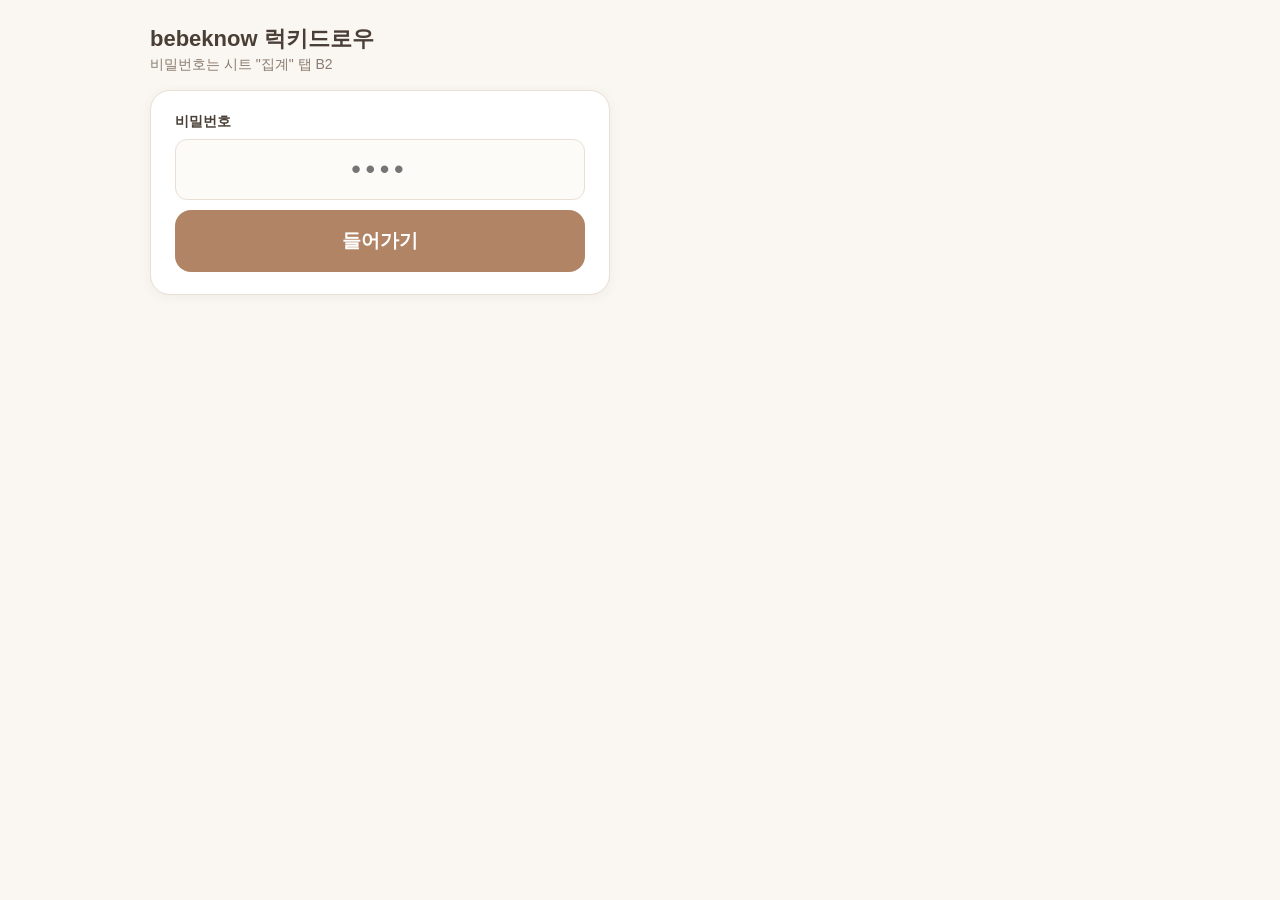
<file: draw/index.html>
<!DOCTYPE html>
<html lang="ko">
<head>
<meta charset="UTF-8">
<meta name="viewport" content="width=device-width, initial-scale=1.0, maximum-scale=1.0">
<meta name="robots" content="noindex, nofollow">
<title>bebeknow 럭키드로우</title>
<style>
  :root{
    --bg:#faf6f1;--card:#fff;--ink:#4a3f36;--ink-soft:#8a7c70;--line:#e9dfd5;
    --accent:#c9a086;--accent-deep:#b08464;--accent-tint:#f6ece3;--ok:#7ba05b;--err:#c46a5a;
  }
  *{box-sizing:border-box;margin:0;padding:0}
  body{font-family:'Pretendard Variable',Pretendard,-apple-system,BlinkMacSystemFont,'Apple SD Gothic Neo','Noto Sans KR',sans-serif;
    background:var(--bg);color:var(--ink);min-height:100vh;padding:24px 20px 40px;display:flex;justify-content:center;-webkit-font-smoothing:antialiased}
  .wrap{width:100%;max-width:980px}
  body{word-break:keep-all;overflow-wrap:break-word}
  .plan{margin-top:16px}
  .plan h2{font-size:16px;font-weight:800;margin-bottom:4px}
  .plan .hint{font-size:13px;color:var(--ink-soft);margin-bottom:12px;line-height:1.5}
  .plan table{width:100%;border-collapse:collapse}
  .plan th{font-size:13px;color:var(--ink-soft);font-weight:700;text-align:left;padding:4px 6px}
  .plan td{padding:5px 6px;border-top:1px dashed var(--line)}
  .plan td.r{font-weight:800;white-space:nowrap;width:150px}
  .plan td.d{width:170px}
  .plan input{width:100%;padding:9px 10px;font-size:16px;font-weight:700;border:1.5px solid var(--line);border-radius:10px;background:#fdfbf8;font-family:inherit;color:var(--ink)}
  .plan .x{border:none;background:none;font-size:18px;color:var(--ink-soft);cursor:pointer;padding:6px}
  .plan .row{display:flex;gap:10px;margin-top:12px;flex-wrap:wrap}
  .plan .row .btn{width:auto;flex:1;min-width:140px;margin-top:0;padding:13px;font-size:16px}
  .plan .qr{font-size:13px;color:var(--ink-soft);margin-top:12px;line-height:1.5}
  .plan .qr b{color:var(--ink)}
  /* 탭: 추첨 | 당첨자 확인 */
  .tabs{display:flex;gap:8px;margin-bottom:14px}
  .tabs button{flex:1;padding:12px;font-size:16px;font-weight:800;border-radius:14px;border:1.5px solid var(--line);background:#fff;color:var(--ink-soft);font-family:inherit;cursor:pointer}
  .tabs button.on{border-color:var(--accent-deep);background:var(--accent-deep);color:#fff}
  .wtop{display:flex;gap:10px;align-items:center;flex-wrap:wrap;margin-bottom:12px}
  .wtop input{flex:1;min-width:220px;padding:13px 14px;font-size:17px;font-weight:700;border:1.5px solid var(--line);border-radius:12px;background:#fff;font-family:inherit;color:var(--ink)}
  .wtop .wsum{font-size:14px;color:var(--ink-soft)}
  .wtop .wsum b{color:var(--ink);font-size:16px}
  .wround{margin-top:14px}
  .wround h3{font-size:15px;font-weight:800;color:var(--accent-deep);margin-bottom:6px}
  .wrow{display:flex;align-items:center;gap:12px;background:#fff;border:1px solid var(--line);border-radius:14px;padding:10px 12px;margin-top:6px}
  .wrow .o{width:26px;height:26px;border-radius:50%;background:var(--accent-deep);color:#fff;font-size:13px;font-weight:800;display:flex;align-items:center;justify-content:center;flex-shrink:0}
  .wrow .n{font-weight:900;font-size:22px;font-variant-numeric:tabular-nums;width:56px;flex-shrink:0}
  .wrow .who{flex:1;min-width:0}
  .wrow .who b{display:block;font-size:18px}
  .wrow .who span{font-size:15px;color:var(--ink-soft);font-variant-numeric:tabular-nums}
  .wrow .give{flex-shrink:0;padding:10px 14px;font-size:15px;font-weight:800;border-radius:12px;border:1.5px solid var(--accent-deep);background:#fff;color:var(--accent-deep);font-family:inherit;cursor:pointer}
  .wrow .give.done{border-color:#cfe3c3;background:#e8f3df;color:#3f6b2a}
  .wrow.given{background:#fbfaf7}
  .wempty{color:var(--ink-soft);font-size:15px;padding:20px 0;text-align:center}
  h1{font-size:22px;font-weight:800}
  .sub{font-size:14px;color:var(--ink-soft);margin:2px 0 16px}
  .card{background:var(--card);border:1px solid var(--line);border-radius:20px;padding:22px 24px;box-shadow:0 2px 12px rgba(74,63,54,.06)}
  label.t{display:block;font-size:14px;font-weight:700;margin-bottom:8px}
  input[type=password]{width:100%;padding:14px;font-size:26px;letter-spacing:.2em;text-align:center;font-weight:800;color:var(--ink);
    border:1.5px solid var(--line);border-radius:12px;background:#fdfbf8;outline:none;font-family:inherit}
  .btn{width:100%;padding:18px;font-size:19px;font-weight:800;color:#fff;background:var(--accent-deep);border:none;border-radius:16px;cursor:pointer;font-family:inherit;margin-top:10px}
  .btn.sec{background:#fff;color:var(--accent-deep);border:1.5px solid var(--accent)}
  .btn.ghost{background:none;color:var(--ink-soft);border:1.5px solid var(--line);font-size:14px;padding:10px}
  .btn:disabled{opacity:.5;cursor:default}
  .msg{display:none;margin-top:10px;padding:12px 14px;border-radius:12px;font-size:15px;font-weight:600;line-height:1.5}
  .msg.err{display:block;background:#faeae6;color:var(--err)}
  .msg.ok{display:block;background:#e8f3df;color:#3f6b2a}
  [hidden]{display:none!important}

  .head{display:flex;align-items:flex-end;justify-content:space-between;gap:12px;margin-bottom:14px}
  .round{font-size:15px;font-weight:800;color:var(--accent-deep);letter-spacing:.04em}
  .count{font-size:14px;color:var(--ink-soft)}
  .count b{color:var(--ink);font-size:18px}
  .grid{display:grid;grid-template-columns:1.4fr 1fr;gap:16px;align-items:stretch}
  .stage{display:flex;flex-direction:column;align-items:center;justify-content:center;text-align:center;
    background:linear-gradient(135deg,#fff7ec,#fdeede);border:2px solid var(--accent);border-radius:22px;padding:26px 16px;min-height:330px}
  .stage .lbl{font-size:16px;font-weight:800;color:var(--accent-deep)}
  .stage .num{font-size:150px;font-weight:900;line-height:1;letter-spacing:.04em;font-variant-numeric:tabular-nums;margin:10px 0}
  .stage .num.rolling{color:#c9b5a3}
  .stage .num.pop{animation:pop .5s ease}
  @keyframes pop{0%{transform:scale(.7)}60%{transform:scale(1.08)}100%{transform:scale(1)}}
  .stage .who{font-size:22px;font-weight:800;min-height:30px}
  .side{display:flex;flex-direction:column;gap:12px}
  .list{background:var(--card);border:1px solid var(--line);border-radius:18px;padding:16px 18px;flex:1}
  .list h2{font-size:15px;font-weight:800;margin-bottom:10px}
  .list ol{list-style:none}
  .list li{display:flex;align-items:center;gap:10px;padding:9px 0;border-top:1px dashed var(--line);font-size:17px}
  .list li:first-child{border-top:none}
  .list li .o{width:26px;height:26px;border-radius:50%;background:var(--accent-deep);color:#fff;font-size:13px;font-weight:800;display:flex;align-items:center;justify-content:center;flex-shrink:0}
  .list li .n{font-weight:900;font-size:22px;font-variant-numeric:tabular-nums}
  .list li .m{color:var(--ink-soft)}
  .empty{color:var(--ink-soft);font-size:14px}
  footer{text-align:center;font-size:11px;color:var(--ink-soft);margin-top:14px}
  @media (max-width: 760px){ .grid{grid-template-columns:1fr} .stage .num{font-size:110px} }
</style>
</head>
<body>
<div class="wrap">

  <!-- 로그인 -->
  <div id="login">
    <h1>bebeknow 럭키드로우</h1>
    <p class="sub">비밀번호는 시트 "집계" 탭 B2</p>
    <div class="card" style="max-width:460px">
      <label class="t" for="pin">비밀번호</label>
      <input type="password" id="pin" inputmode="numeric" maxlength="6" placeholder="••••">
      <button class="btn" id="loginBtn">들어가기</button>
      <div class="msg" id="loginMsg"></div>
    </div>
  </div>

  <!-- 추첨 -->
  <div id="app" hidden>
    <div class="head">
      <div>
        <h1>bebeknow 럭키드로우</h1>
        <div class="round" id="roundLbl">1회차</div>
      </div>
      <div class="count">응모 <b id="entrants">0</b>명 · 당첨 <b id="winCount">0</b><span id="quotaLbl"></span>명</div>
    </div>

    <div class="tabs">
      <button type="button" id="tabDraw" class="on">🎲 추첨</button>
      <button type="button" id="tabWin">🎁 당첨자 확인 · 사은품</button>
    </div>

    <div id="paneWin" hidden>
      <div class="wtop">
        <input type="search" id="wq" placeholder="이름, 전화번호 끝 4자리, 응모번호로 찾기" autocomplete="off">
        <div class="wsum" id="wsum"></div>
      </div>
      <div id="wlist"><div class="wempty">불러오는 중…</div></div>
    </div>

    <div id="paneDraw">
    <div class="grid">
      <div class="stage">
        <div class="lbl" id="stageLbl">추첨을 시작해 주세요</div>
        <div class="num" id="stageNum">---</div>
        <div class="who" id="stageWho"></div>
      </div>
      <div class="side">
        <div class="list">
          <h2 id="listTitle">1회차 당첨 번호</h2>
          <ol id="winners"><li class="empty">아직 없어요</li></ol>
        </div>
        <button class="btn" id="drawBtn">🎲 번호 뽑기</button>
        <button class="btn sec" id="nextBtn">이번 회차 마감 · 다음 회차 시작</button>
        <button class="btn ghost" id="planBtn" type="button">⚙ 회차별 발표 시각·당첨 인원</button>
        <button class="btn ghost" id="resetBtn" type="button">연습 기록 지우기 · 1회차부터 다시</button>
      </div>
    </div>

    <div class="card plan" id="planBox" hidden>
      <h2>회차별 발표 시각 · 당첨 인원</h2>
      <p class="hint">정한 인원을 다 뽑으면 더 뽑히지 않고 아이패드는 기본 화면으로 돌아가요. 당첨 인원을 비워 두면 제한 없이 뽑을 수 있어요. 발표 시각은 고객의 '내 번호 확인' 화면에 나와요. 지난 회차와 진행 중인 회차 줄은 지울 수 없어요.</p>
      <table>
        <thead><tr><th>회차</th><th>날짜</th><th>발표 시각</th><th>당첨 인원</th><th></th></tr></thead>
        <tbody id="planRows"></tbody>
      </table>
      <div class="row">
        <button class="btn sec" id="planAdd" type="button">+ 회차 추가</button>
        <button class="btn" id="planSave" type="button">저장</button>
      </div>
      <p class="qr">고객용 번호 확인 주소: <b>bebeknow.github.io/event/my/</b> (부스에 QR로 붙여 두세요)</p>
    </div>
    </div>
    <div class="msg" id="msg"></div>
    <button class="btn ghost" id="logoutBtn" style="margin-top:14px">나가기</button>
    <footer>bebeknow draw · v2026.10.30-1</footer>
  </div>

</div>

<script>
var GAS_URL = "https://script.google.com/macros/s/AKfycbwOrp74H1BYqzJ-8Wv7jv4q5qJ8K0qfA1z6YpHIRz-LsfTCHWrP8SoGe_8QYl51Q_zOew/exec";
var PIN_KEY = "bebeknow_staff_pin";
var pin = "", round = 0, busy = false, total = 0, quota = 0, plan = [], winnersN = 0;
var curLabel = "", labels = {};   // v46: "10/30(목) 2회차" (안쪽 회차 번호는 round)
function labelOf(r){ return labels[r] || (r + "회차"); }
/* 뽑기 버튼: 정한 인원을 다 뽑았으면 잠금 (모든 경로에서 이 함수로만 켜고 끔) */
function syncDrawBtn(){
  var full = quota && winnersN >= quota, b = $("drawBtn");
  b.disabled = busy || !!full;
  if(!busy) b.textContent = full ? "정한 " + quota + "명을 모두 뽑았어요" : "🎲 번호 뽑기";
}   // total: 전체 회차 참여 인원 (초기화 확인용)
/* 부스 직원 화면(/booth) 안에서 열면 직원 로그인 토큰을 그대로 씀 (비밀번호 다시 안 넣음) */
var BOOTH_TOKEN_KEY = "bebeknow_booth_staff_token", token = "";
function authQS(){ return token ? "token=" + encodeURIComponent(token) : "pin=" + encodeURIComponent(pin); }
function authBody(o){ if(token) o.token = token; else o.pin = pin; return o; }

function $(id){ return document.getElementById(id); }
function msg(t, cls){ var m = $("msg"); m.className = "msg " + (t ? cls : ""); m.textContent = t || ""; }
function pad3(n){ return ("00" + n).slice(-3); }
/* 부스 맥북 화면(/booth) 안에서 열렸을 때 바깥 화면에 알림 (아이패드 숫자 돌리기 버튼 상태 맞추기) */
function tellBooth(o){ try{ if(window.parent !== window) window.parent.postMessage(Object.assign({ type: "bebeknow-draw" }, o), "*"); }catch(e){} }
function getJSON(url){ return fetch(url, {redirect:"follow"}).then(function(r){ return r.json(); }); }
function postJSON(body){ return fetch(GAS_URL, {method:"POST", body: JSON.stringify(body), redirect:"follow"}).then(function(r){ return r.json(); }); }

function render(res){
  round = res.round;
  if(res.labels) labels = res.labels;
  curLabel = res.label || labelOf(round);
  if(res.total !== undefined) total = res.total;
  if(res.plan) plan = res.plan;
  quota = res.quota || 0;
  var pl = plan.filter(function(x){ return x.round === round; })[0];
  $("roundLbl").textContent = curLabel + (pl && pl.time ? " · 발표 " + pl.time : "") + (res.label ? "  (전체 " + round + "번째)" : "");
  $("listTitle").textContent = curLabel + " 당첨 번호";
  $("entrants").textContent = res.entrants;
  var w = res.winners || [];
  $("winCount").textContent = w.length;
  $("quotaLbl").textContent = quota ? " / " + quota : "";
  winnersN = w.length; syncDrawBtn();
  var ol = $("winners"); ol.innerHTML = "";
  if(!w.length){ ol.innerHTML = '<li class="empty">아직 없어요</li>'; return; }
  w.forEach(function(x){
    var li = document.createElement("li");
    [["o", x.order], ["n", pad3(x.no)], ["m", x.name || ""]].forEach(function(c){ var s = document.createElement("span"); s.className = c[0]; s.textContent = c[1]; li.appendChild(s); });
    ol.appendChild(li);
  });
}
/* 상태 조회는 번호를 매겨, 뒤에 시작한 조회(또는 추첨·회차 변경·초기화)가 있으면 먼저 출발한 늦은 응답은 버림
 * (초기화 직전에 출발한 10초 자동 조회가 초기화 뒤에 도착해 이전 회차로 되돌려 보이던 문제) */
var loadSeq = 0;
function load(){
  var my = ++loadSeq;
  return getJSON(GAS_URL + "?draw=status&" + authQS()).then(function(res){
    if(my !== loadSeq) return res;
    if(res.status === "unauth"){ try{ sessionStorage.removeItem(token ? BOOTH_TOKEN_KEY : PIN_KEY); }catch(e){} location.reload(); return; }
    if(res.status === "ok") render(res);
    return res;
  });
}

/* 로그인 */
$("loginBtn").addEventListener("click", function(){
  var p = $("pin").value.trim(); if(!p) return;
  $("loginBtn").disabled = true;
  getJSON(GAS_URL + "?draw=status&pin=" + encodeURIComponent(p)).then(function(res){
    $("loginBtn").disabled = false;
    var lm = $("loginMsg");
    if(res.status === "unauth" || res.status === "locked"){ lm.className = "msg err"; lm.textContent = "비밀번호가 맞지 않아요."; return; }
    if(res.status !== "ok"){ lm.className = "msg err"; lm.textContent = "연결에 문제가 있어요. 다시 시도해 주세요."; return; }
    pin = p; try{ sessionStorage.setItem(PIN_KEY, p); }catch(e){}
    $("login").hidden = true; $("app").hidden = false; render(res);
  }).catch(function(){ $("loginBtn").disabled = false; });
});
$("pin").addEventListener("keydown", function(e){ if(e.key === "Enter") $("loginBtn").click(); });
$("logoutBtn").addEventListener("click", function(){ try{ sessionStorage.removeItem(PIN_KEY); }catch(e){} location.reload(); });

/* 번호 뽑기: 서버가 먼저 뽑고, 화면은 2초간 숫자가 돌다가 결과 공개 */
$("drawBtn").addEventListener("click", function(){
  if(busy) return; busy = true; loadSeq++; msg("");
  $("drawBtn").disabled = true; $("nextBtn").disabled = true;
  var num = $("stageNum"), who = $("stageWho");
  $("stageLbl").textContent = curLabel + " 추첨 중…"; who.textContent = "";
  num.classList.remove("pop"); num.classList.add("rolling");
  var roll = setInterval(function(){ num.textContent = pad3(1 + Math.floor(Math.random() * 999)); }, 60);
  var started = Date.now();
  postJSON(authBody({ action: "draw", round: round })).then(function(res){
    var wait = Math.max(0, 2200 - (Date.now() - started));
    setTimeout(function(){
      clearInterval(roll); num.classList.remove("rolling");
      busy = false; syncDrawBtn(); $("nextBtn").disabled = false;
      if(res.status === "ok"){
        num.textContent = pad3(res.no); void num.offsetWidth; num.classList.add("pop");
        $("stageLbl").textContent = curLabel + " " + res.order + "번째 당첨";
        who.textContent = res.name ? res.name + "님" : "";
        render(res);
        if(res.remaining === 0){
          msg(res.quota && res.order >= res.quota ? "이번 회차에 정한 " + res.quota + "명을 모두 뽑았어요. 아이패드는 당첨 번호를 보여준 뒤 기본 화면으로 돌아가요."
                                                   : "이번 회차 응모자를 모두 뽑았어요. 아이패드는 당첨 번호를 보여준 뒤 기본 화면으로 돌아가요.", "ok");
          tellBooth({ ipadOff: true });
        }
      } else if(res.status === "empty"){
        num.textContent = "---"; $("stageLbl").textContent = "뽑을 수 있는 번호가 없어요";
        msg(res.entrants ? "이번 회차 응모자를 모두 뽑았어요." : "이번 회차 응모자가 아직 없어요.", "err");
        tellBooth({ ipadOff: true });
      } else if(res.status === "quota"){
        num.textContent = "---"; $("stageLbl").textContent = "정한 인원을 모두 뽑았어요";
        msg("이번 회차에 정한 " + res.quota + "명을 모두 뽑았어요. 더 뽑으려면 '회차별 발표 시각·당첨 인원'에서 인원을 늘려 주세요.", "err");
        tellBooth({ ipadOff: true }); load();
      } else if(res.status === "stale"){
        msg("다른 화면에서 회차가 바뀌었어요. 새로고침합니다.", "err"); load();
      } else {
        num.textContent = "---"; msg("추첨에 실패했어요. 다시 눌러 주세요.", "err");
      }
    }, wait);
  }).catch(function(){
    clearInterval(roll); num.classList.remove("rolling"); num.textContent = "---";
    busy = false; syncDrawBtn(); $("nextBtn").disabled = false;
    msg("네트워크 연결을 확인해 주세요.", "err");
  });
});

/* 다음 회차 */
$("nextBtn").addEventListener("click", function(){
  if(busy) return;
  if(!confirm(curLabel + "를 마감하고 다음 회차를 시작할까요?\n\n응모번호가 1~999로 새로 발급되고, 이미 참여한 분은 다시 참여할 수 없어요.")) return;
  busy = true; loadSeq++; $("nextBtn").disabled = true; $("drawBtn").disabled = true;
  postJSON(authBody({ action: "nextRound", round: round })).then(function(res){
    busy = false; $("nextBtn").disabled = false; syncDrawBtn();
    if(res.status === "ok"){
      if(res.labels) labels = res.labels;
      var nl = res.label || labelOf(res.round);
      msg((res.closed.label || labelOf(res.closed.round)) + " 마감 (응모 " + res.closed.entrants + "명 · 당첨 " + res.closed.winners + "명) → " + nl + " 시작", "ok");
      $("stageNum").textContent = "---"; $("stageLbl").textContent = nl + " 추첨을 시작해 주세요"; $("stageWho").textContent = "";
      tellBooth({ ipadOff: true });
      winnersN = 0; quota = 0; syncDrawBtn();
      load();
    } else if(res.status === "stale"){ msg("이미 다른 화면에서 회차가 바뀌었어요.", "err"); load(); }
    else msg("회차 변경에 실패했어요. 다시 시도해 주세요.", "err");
  }).catch(function(){ busy = false; $("nextBtn").disabled = false; syncDrawBtn(); msg("네트워크 연결을 확인해 주세요.", "err"); });
});

/* 연습 기록 지우기: 참여자·추첨 탭 내용을 "연습기록_날짜" 탭에 보관한 뒤 비우고 1회차부터 다시 (현장구매는 그대로) */
$("resetBtn").addEventListener("click", function(){
  if(busy) return;
  var c = prompt("연습 기록을 지우고 1회차부터 다시 시작합니다.\n\n· 참여자 탭과 추첨 탭의 내용이 모두 비워져요.\n· 지운 내용은 되돌릴 수 없어요.\n· 현장구매(주문) 기록은 건드리지 않아요. 연습 주문은 시트에서 직접 지워 주세요.\n· 집계 탭의 참여자 수도 0부터 다시 세요.\n· 회차별 발표 시각·당첨 인원 설정은 그대로 남아요.\n· 행사 중에는 누르지 마세요. 지금 참여자 " + total + "명이 모두 비워져요.\n\n계속하려면 초기화 라고 입력해 주세요.");
  if(c === null) return;
  if(c.trim() !== "초기화"){ msg("'초기화'라고 정확히 입력해야 지워져요. 아무것도 바뀌지 않았어요.", "err"); return; }
  busy = true; loadSeq++; $("resetBtn").disabled = true; $("drawBtn").disabled = true; $("nextBtn").disabled = true;
  postJSON(authBody({ action: "drawReset", confirm: "초기화", expect: total, round: round })).then(function(res){
    busy = false; $("resetBtn").disabled = false; syncDrawBtn(); $("nextBtn").disabled = false;
    if(res.status === "ok"){
      msg("연습 기록을 지웠어요 (참여자 " + res.participants + "명 · 추첨 " + res.draws + "건). 1회차부터 다시 시작해요.", "ok");
      $("stageNum").textContent = "---"; $("stageLbl").textContent = "추첨을 시작해 주세요"; $("stageWho").textContent = "";
      tellBooth({ ipadOff: true });
      load();
    } else if(res.status === "changed" || res.status === "stale"){ msg("그사이 참여자나 회차가 바뀌었어요. 아무것도 지우지 않았어요. 화면을 확인하고 다시 눌러 주세요.", "err"); load(); }
    else msg("초기화에 실패했어요. 아무것도 지우지 않았어요. 다시 시도해 주세요.", "err");
  }).catch(function(){ busy = false; $("resetBtn").disabled = false; syncDrawBtn(); $("nextBtn").disabled = false; msg("네트워크 연결을 확인해 주세요.", "err"); });
});

/* 회차별 발표 시각·당첨 인원 */
function planRow(x){
  var tr = document.createElement("tr");
  tr.innerHTML = '<td class="r"></td><td class="d"><input type="date" class="pd"></td><td><input type="time" class="pt"></td><td><input type="number" class="pq" min="1" max="99" inputmode="numeric" placeholder="제한 없음"></td><td><button class="x" type="button" aria-label="마지막 회차 줄 지우기">✕</button></td>';
  tr.querySelector(".pd").value = x.day || "";
  tr.querySelector(".pd").addEventListener("change", numberRows);
  tr.querySelector(".pt").value = x.time || "";
  tr.querySelector(".pq").value = x.quota ? x.quota : "";
  tr.querySelector(".x").addEventListener("click", function(){ tr.remove(); numberRows(); });
  return tr;
}
/* 회차 번호는 줄 순서 그대로 1, 2, 3… — 가운데 줄을 지우면 뒤 회차 설정이 앞으로 밀리므로 ✕ 는 마지막 줄에만 */
function dayName(day, nth){
  var p = String(day).split("-"), d = new Date(+p[0], +p[1] - 1, +p[2]);
  return (+p[1]) + "/" + (+p[2]) + "(" + "일월화수목금토".charAt(d.getDay()) + ") " + nth + "회차";
}
function numberRows(){
  var rows = $("planRows").querySelectorAll("tr"), seen = {};
  for(var i = 0; i < rows.length; i++){
    var dv = rows[i].querySelector(".pd").value, nm;
    if(dv){ seen[dv] = (seen[dv] || 0) + 1; nm = dayName(dv, seen[dv]); }
    else nm = labels[i + 1] || (i + 1) + "번째 회차";
    rows[i].dataset.round = i + 1; rows[i].querySelector(".r").textContent = nm;
    rows[i].querySelector(".x").style.visibility = (i === rows.length - 1 && i + 1 > round) ? "visible" : "hidden";
  }
}
function openPlan(){
  var tb = $("planRows"); tb.innerHTML = "";
  var maxR = Math.max(round, plan.reduce(function(m, x){ return Math.max(m, x.round); }, 0), 1);
  for(var r = 1; r <= maxR; r++){
    var x = plan.filter(function(p){ return p.round === r; })[0] || { round: r, day: "", time: "", quota: 0 };
    tb.appendChild(planRow(x));
  }
  numberRows();
  $("planBox").hidden = false;
  $("planBox").scrollIntoView({ behavior: "smooth", block: "start" });
}
$("planBtn").addEventListener("click", function(){ if($("planBox").hidden) openPlan(); else $("planBox").hidden = true; });
$("planAdd").addEventListener("click", function(){
  if($("planRows").querySelectorAll("tr").length >= 30){ msg("회차는 30개까지 정할 수 있어요.", "err"); return; }
  var rows0 = $("planRows").querySelectorAll("tr"), prev = rows0.length ? rows0[rows0.length - 1].querySelector(".pd").value : "";
  $("planRows").appendChild(planRow({ day: prev, time: "", quota: 0 })); numberRows();
});
$("planSave").addEventListener("click", function(){
  var rows = $("planRows").querySelectorAll("tr"), out = [];
  for(var i = 0; i < rows.length; i++){
    var tm = rows[i].querySelector(".pt").value, dv = rows[i].querySelector(".pd").value, q = rows[i].querySelector(".pq").value.trim();
    var qn = q === "" ? 0 : parseInt(q, 10);
    if(isNaN(qn) || (q !== "" && qn < 1) || qn > 99){ msg((i + 1) + "회차 당첨 인원은 1~99명으로 넣거나, 제한 없이 뽑으려면 비워 주세요.", "err"); return; }
    out.push({ round: i + 1, day: dv, time: tm, quota: qn });
  }
  $("planSave").disabled = true;
  postJSON(authBody({ action: "drawPlan", plan: out })).then(function(res){
    $("planSave").disabled = false;
    if(res.status === "ok"){ plan = res.plan; if(res.labels) labels = res.labels; if(res.ipadOff) tellBooth({ ipadOff: true }); msg("회차별 발표 시각·당첨 인원을 저장했어요. 인원을 늘렸다면 아이패드 숫자 돌리기는 맥북 위쪽 버튼으로 다시 켜 주세요.", "ok"); $("planBox").hidden = true; load(); }
    else msg(res.message || "저장하지 못했어요. 다시 시도해 주세요.", "err");
  }).catch(function(){ $("planSave").disabled = false; msg("네트워크 연결을 확인해 주세요.", "err"); });
});

/* ───── 당첨자 확인 · 사은품 지급 ───── */
var winners = [], wBusy = {}, winSeq = 0, winRound = 0;   // winSeq: 지급 중·지급 뒤에 도착한 예전 목록은 버림
/* 당첨자 목록은 지금 회차와 같은 날짜만 보여줌 (지난 날짜는 시트에 그대로 있고, 검색하면 찾을 수 있음) */
function dayOf(r){ return String(labels[r] || "").split(" ")[0]; }
function todayWinners(){ var d = dayOf(winRound); return d ? winners.filter(function(w){ return dayOf(w.round) === d; }) : winners; }
function showTab(win){
  $("tabDraw").classList.toggle("on", !win); $("tabWin").classList.toggle("on", win);
  $("paneDraw").hidden = win; $("paneWin").hidden = !win;
  if(win){ loadWinners(); setTimeout(function(){ $("wq").focus(); }, 50); }
}
$("tabDraw").addEventListener("click", function(){ showTab(false); });
$("tabWin").addEventListener("click", function(){ showTab(true); });
function loadWinners(){
  var seq = ++winSeq;
  return getJSON(GAS_URL + "?draw=winners&" + authQS()).then(function(res){
    if(seq !== winSeq || Object.keys(wBusy).some(function(k){ return wBusy[k]; })) return;
    if(res.status !== "ok") return;
    if(res.labels) labels = res.labels;
    winners = res.winners || []; winRound = res.round || 0; renderWinners();
  }).catch(function(){});
}
function renderWinners(){
  var q = $("wq").value.trim(), qd = q.replace(/\D/g, "");
  var shown = todayWinners();
  var list = (q ? winners : shown).filter(function(w){
    if(!q) return true;
    if(qd.length >= 3 && w.phone.replace(/\D/g, "").slice(-qd.length) === qd) return true;
    if(qd && pad3(w.no) === pad3(qd) && qd.length <= 3) return true;
    return /[^\d\s-]/.test(q) && w.name.indexOf(q) >= 0;
  });
  var given = shown.filter(function(w){ return w.given; }).length;
  $("wsum").innerHTML = "";
  [["당첨 ", shown.length, "명 · "], ["지급 ", given, "명 · "], ["남은 ", shown.length - given, "명"]].forEach(function(x){
    $("wsum").appendChild(document.createTextNode(x[0])); var b = document.createElement("b"); b.textContent = x[1]; $("wsum").appendChild(b); $("wsum").appendChild(document.createTextNode(x[2]));
  });
  var box = $("wlist"); box.innerHTML = "";
  if(!list.length){ var e = document.createElement("div"); e.className = "wempty"; e.textContent = q ? "찾는 당첨자가 없어요. 이름이나 번호를 다시 확인해 주세요." : "아직 당첨자가 없어요."; box.appendChild(e); return; }
  var cur = null, sec = null;
  list.forEach(function(w){
    if(w.round !== cur){
      cur = w.round; sec = document.createElement("div"); sec.className = "wround";
      var h = document.createElement("h3"); h.textContent = labelOf(w.round); sec.appendChild(h); box.appendChild(sec);
    }
    var row = document.createElement("div"); row.className = "wrow" + (w.given ? " given" : "");
    var o = document.createElement("span"); o.className = "o"; o.textContent = w.order;
    var n = document.createElement("span"); n.className = "n"; n.textContent = pad3(w.no);
    var who = document.createElement("div"); who.className = "who";
    var nb = document.createElement("b"); nb.textContent = w.name || "(이름 없음)";
    var ph = document.createElement("span"); ph.textContent = w.phone;
    who.appendChild(nb); who.appendChild(ph);
    var g = document.createElement("button"); g.type = "button"; g.className = "give" + (w.given ? " done" : "");
    g.textContent = w.given ? "✓ " + w.given.replace(/^지급\s*/, "지급함 ") : "사은품 지급";
    g.disabled = !!wBusy[w.row];
    g.addEventListener("click", function(){ giveToggle(w); });
    row.appendChild(o); row.appendChild(n); row.appendChild(who); row.appendChild(g);
    sec.appendChild(row);
  });
}
function giveToggle(w){
  if(wBusy[w.row]) return;
  var on = !w.given;
  if(!on && !confirm(labelOf(w.round) + " " + pad3(w.no) + "번 " + w.name + "님의 지급 표시를 취소할까요?")) return;
  wBusy[w.row] = true; winSeq++; renderWinners();
  postJSON(authBody({ action: "drawGive", row: w.row, no: w.no, round: w.round, phone: w.phone, given: on })).then(function(res){
    wBusy[w.row] = false;
    var cur = winners.filter(function(x){ return x.row === w.row && x.no === w.no; })[0] || w;   // 그사이 목록이 바뀌었어도 지금 목록의 같은 줄에 반영
    if(res.status === "ok"){ cur.given = res.given; msg(on ? w.name + "님 사은품 지급을 표시했어요." : "지급 표시를 취소했어요.", "ok"); }
    else if(res.status === "already"){ cur.given = res.given; msg("이미 지급한 분이에요 (" + res.given + ").", "err"); }
    else msg("목록이 바뀌었어요. 다시 불러올게요.", "err");
    renderWinners(); loadWinners();
  }).catch(function(){ wBusy[w.row] = false; renderWinners(); msg("네트워크 연결을 확인해 주세요. 지급 여부는 목록을 다시 불러와 확인해 주세요.", "err"); loadWinners(); });
}
$("wq").addEventListener("input", renderWinners);
setInterval(function(){ if(!$("paneWin").hidden && (pin || token)) loadWinners(); }, 15000);

/* 응모 인원 자동 갱신 (10초) */
setInterval(function(){ if((pin || token) && !busy) load().catch(function(){}); }, 10000);

/* 스태프 화면 안에 심어서 열 때: 나가기 버튼 숨김 (닫기는 바깥 화면에서) */
if(/embed/.test(location.search)){ $("logoutBtn").hidden = true; document.body.style.paddingTop = "14px"; }

/* 자동 로그인: 부스 직원 토큰이 있으면 그것으로, 아니면 예전 스태프 페이지 비밀번호로 */
(function(){
  var bt = ""; try{ bt = sessionStorage.getItem(BOOTH_TOKEN_KEY) || ""; }catch(e){}
  if(bt && /embed/.test(location.search)){
    token = bt;
    getJSON(GAS_URL + "?draw=status&" + authQS()).then(function(res){
      if(res.status === "ok"){ $("login").hidden = true; $("app").hidden = false; render(res); } else token = "";
    }).catch(function(){ token = ""; });
    return;
  }
  var s = ""; try{ s = sessionStorage.getItem(PIN_KEY) || ""; }catch(e){} if(s){ $("pin").value = s; $("loginBtn").click(); }
})();
</script>
</body>
</html>
</file>
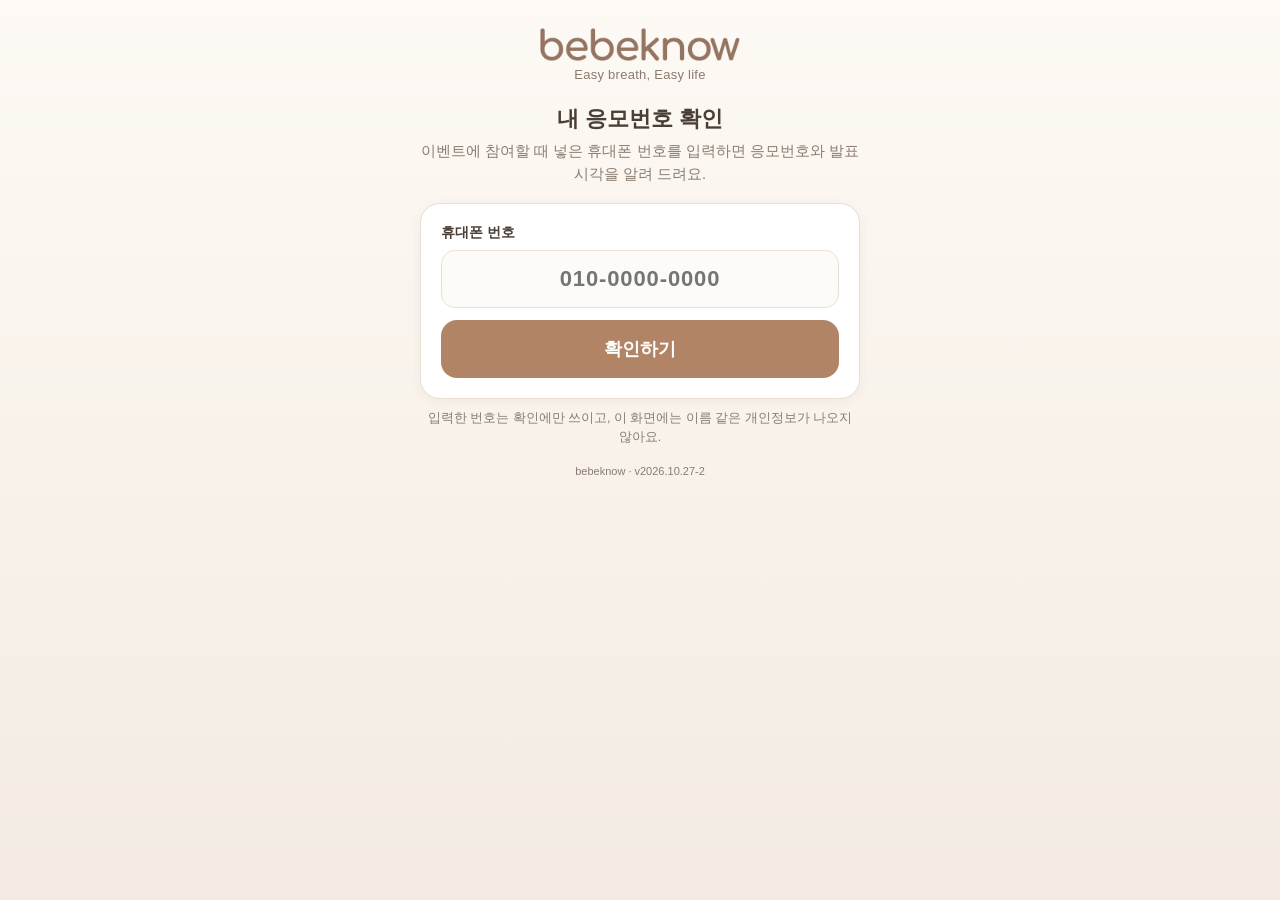
<file: my/index.html>
<!DOCTYPE html>
<html lang="ko">
<head>
<meta charset="UTF-8">
<meta name="viewport" content="width=device-width, initial-scale=1.0, viewport-fit=cover">
<meta name="robots" content="noindex, nofollow">
<title>bebeknow 내 응모번호 확인</title>
<link rel="preconnect" href="https://fonts.googleapis.com">
<style>
  :root{
    --bg:#faf6f1;--bg-deep:#f3ebe1;--card:#fff;--ink:#4a3f36;--ink-soft:#8a7c70;--line:#e9dfd5;
    --accent:#c9a086;--accent-deep:#b08464;--accent-tint:#f6ece3;--ok:#5f8f43;--err:#c46a5a;
  }
  *{box-sizing:border-box;margin:0;padding:0}
  html{-webkit-text-size-adjust:100%}
  body{font-family:'Pretendard Variable',Pretendard,-apple-system,BlinkMacSystemFont,'Apple SD Gothic Neo','Noto Sans KR',sans-serif;
    background:linear-gradient(180deg,#fdf9f4 0%,var(--bg-deep) 100%);color:var(--ink);min-height:100vh;min-height:100dvh;
    padding:28px 16px calc(32px + env(safe-area-inset-bottom));display:flex;justify-content:center;-webkit-font-smoothing:antialiased;
    word-break:keep-all;overflow-wrap:break-word}
  .wrap{width:100%;max-width:440px}
  .brand{text-align:center;margin-bottom:22px}
  .brand .logo{width:200px;max-width:62%;height:auto;display:block;margin:0 auto 6px}
  .brand .slogan{font-size:13px;color:var(--ink-soft);margin-top:4px;letter-spacing:.02em}
  h1{font-size:22px;font-weight:800;text-align:center;text-wrap:balance}
  .sub{font-size:14.5px;color:var(--ink-soft);text-align:center;margin:6px 0 18px;line-height:1.55;text-wrap:pretty}
  .card{background:var(--card);border:1px solid var(--line);border-radius:20px;padding:20px;box-shadow:0 2px 12px rgba(74,63,54,.06)}
  label{display:block;font-size:14px;font-weight:700;margin-bottom:8px}
  input{width:100%;padding:15px 14px;font-size:22px;font-weight:800;letter-spacing:.04em;text-align:center;color:var(--ink);
    border:1.5px solid var(--line);border-radius:14px;background:#fdfbf8;outline:none;font-family:inherit}
  input:focus{border-color:var(--accent)}
  .btn{width:100%;margin-top:12px;padding:17px;font-size:18px;font-weight:800;color:#fff;background:var(--accent-deep);border:none;border-radius:16px;font-family:inherit;cursor:pointer}
  .btn:disabled{opacity:.55}
  .btn.sec{background:#fff;color:var(--accent-deep);border:1.5px solid var(--accent)}
  .note{font-size:12.5px;color:var(--ink-soft);margin-top:10px;line-height:1.5;text-align:center}
  .msg{margin-top:12px;padding:12px 14px;border-radius:12px;font-size:15px;font-weight:600;line-height:1.5;background:#faeae6;color:var(--err);text-align:center}
  [hidden]{display:none!important}

  .result{margin-top:16px;text-align:center}
  .result .rlbl{font-size:15px;font-weight:800;color:var(--accent-deep)}
  .result .rnum{font-size:96px;font-weight:900;line-height:1.05;letter-spacing:.04em;font-variant-numeric:tabular-nums;margin:6px 0 4px}
  .result .when{font-size:15px;color:var(--ink-soft)}
  .state{margin-top:16px;padding:16px;border-radius:16px;font-size:17px;font-weight:800;line-height:1.5;text-wrap:balance}
  .state small{display:block;font-size:14px;font-weight:600;margin-top:4px;color:inherit;opacity:.85}
  .state.wait{background:var(--accent-tint);color:var(--accent-deep)}
  .state.won{background:#e8f3df;color:var(--ok);font-size:20px}
  .state.lost{background:#f1ede8;color:var(--ink-soft)}
  footer{text-align:center;font-size:11px;color:var(--ink-soft);margin-top:18px}
  /* 발표 카운트다운 */
  .cd{background:var(--card);border:2px solid var(--accent);border-radius:20px;padding:16px 14px;text-align:center;margin-bottom:14px;box-shadow:0 2px 12px rgba(74,63,54,.06)}
  .cd .cdl{font-size:15px;font-weight:800;color:var(--accent-deep)}
  .cd .cdt{font-size:20px;font-weight:800;margin:6px 0 4px;font-variant-numeric:tabular-nums;color:var(--ink)}
  .cd .cdt b{font-size:40px;font-weight:900;letter-spacing:.02em;margin:0 2px 0 6px}
  .cd .cdt b:first-child{margin-left:0}
  .cd .cdt.now{font-size:28px;font-weight:900;color:var(--accent-deep)}
  .cd .cds{font-size:13.5px;color:var(--ink-soft)}
  .state .left{display:block;font-size:15px;font-weight:800;margin-top:6px;font-variant-numeric:tabular-nums}
</style>
</head>
<body>
<div class="wrap">
  <div class="brand"><img class="logo" src="../img/logo.png?v=1" alt="bebeknow"><div class="slogan">Easy breath, Easy life</div></div>
  <h1>내 응모번호 확인</h1>
  <p class="sub">이벤트에 참여할 때 넣은 휴대폰 번호를 입력하면 응모번호와 발표 시각을 알려 드려요.</p>

  <div class="cd" id="cd" hidden>
    <div class="cdl" id="cdLbl">발표까지</div>
    <div class="cdt" id="cdTime"></div>
    <div class="cds" id="cdSub"></div>
  </div>

  <div class="card">
    <label for="phone">휴대폰 번호</label>
    <input type="tel" id="phone" inputmode="numeric" autocomplete="tel" placeholder="010-0000-0000" maxlength="13">
    <button class="btn" id="go" type="button">확인하기</button>
    <div class="msg" id="msg" hidden></div>

    <div class="result" id="result" hidden>
      <div class="rlbl" id="rlbl">럭키드로우 응모번호</div>
      <div class="rnum" id="rnum">---</div>
      <div class="when" id="when"></div>
      <div class="state" id="state"></div>
      <button class="btn sec" id="again" type="button">결과 다시 확인</button>
    </div>
  </div>
  <p class="note">입력한 번호는 확인에만 쓰이고, 이 화면에는 이름 같은 개인정보가 나오지 않아요.</p>
  <footer>bebeknow · v2026.10.27-2</footer>
</div>

<script>
var GAS_URL = "https://script.google.com/macros/s/AKfycbwOrp74H1BYqzJ-8Wv7jv4q5qJ8K0qfA1z6YpHIRz-LsfTCHWrP8SoGe_8QYl51Q_zOew/exec";
var EVENT_KEY = "bebeknow_event_done";   // 같은 휴대폰으로 이벤트에 참여했으면 그 번호를 미리 채움
function $(id){ return document.getElementById(id); }
function digits(v){ return String(v || "").replace(/\D/g, "").slice(0, 11); }
function fmtPhone(v){
  var d = digits(v);
  if(d.length < 4) return d;
  if(d.length < 8) return d.slice(0, 3) + "-" + d.slice(3);
  return d.slice(0, 3) + "-" + d.slice(3, d.length - 4) + "-" + d.slice(-4);
}
function pad3(n){ return ("00" + n).slice(-3); }
function showMsg(t){ var m = $("msg"); m.hidden = !t; m.textContent = t || ""; }

$("phone").addEventListener("input", function(){ var c = fmtPhone(this.value); if(c !== this.value) this.value = c; $("result").hidden = true; showMsg(""); });
$("phone").addEventListener("keydown", function(e){ if(e.key === "Enter") check(); });
$("go").addEventListener("click", check);
$("again").addEventListener("click", check);

var busy = false;
function check(){
  var d = digits($("phone").value);
  if(!/^01[016789]\d{7,8}$/.test(d)){ $("result").hidden = true; showMsg("휴대폰 번호를 다시 확인해 주세요."); return; }
  if(busy) return; busy = true; showMsg(""); $("result").hidden = true; resultHM = "";   // 다른 번호의 예전 결과가 남지 않게
  $("go").disabled = true; $("again").disabled = true; $("go").textContent = "확인하는 중…";
  var ctl = new AbortController(), t = setTimeout(function(){ ctl.abort(); }, 25000);
  fetch(GAS_URL + "?my=" + encodeURIComponent(d), { redirect: "follow", signal: ctl.signal })
    .then(function(r){ return r.json(); })
    .then(function(res){ if(digits($("phone").value) === d) render(res); })   // 기다리는 사이 번호를 바꿨으면 무시
    .catch(function(){ showMsg("연결이 원활하지 않아요. 잠시 뒤에 다시 눌러 주세요."); })
    .then(function(){ clearTimeout(t); busy = false; $("go").disabled = false; $("again").disabled = false; $("go").textContent = "확인하기"; });
}

function render(res){
  var box = $("result");
  if(res.status !== "ok") box.hidden = true;            // 예전 결과가 남아 다른 번호의 결과처럼 보이지 않게
  if(res.status === "busy"){ showMsg("확인 요청이 많아요. 잠시 뒤에 다시 눌러 주세요."); return; }
  if(res.status === "bad"){ showMsg("휴대폰 번호를 다시 확인해 주세요."); return; }
  if(res.status === "none"){ box.hidden = true; showMsg("참여 기록을 찾지 못했어요. 이벤트에 참여할 때 넣은 번호인지 확인해 주세요."); return; }
  if(res.status !== "ok"){ showMsg("확인하지 못했어요. 부스 스태프에게 물어봐 주세요."); return; }
  if(res.now) skew = res.now - Date.now();
  resultHM = "";
  box.hidden = false;
  if(!res.no){
    $("rlbl").textContent = "이벤트 참여 확인";
    $("rnum").textContent = "✓";
    $("when").textContent = "";
    setState("wait", "참여가 확인됐어요", "응모번호는 부스 스태프에게 물어봐 주세요.");
    return;
  }
  $("rlbl").textContent = "럭키드로우 응모번호";
  $("rnum").textContent = pad3(res.no);
  $("when").textContent = res.time ? "발표 시각 " + dayText(res.day) + korTime(res.time) : "발표 시각은 부스에서 안내해 드려요";
  if(res.won) setState("won", "🎉 당첨됐어요!", "부스로 와 주세요. 이름과 휴대폰 번호를 확인한 뒤 경품을 드려요.");
  else if(res.finished) setState("lost", "아쉽게도 이번에는 당첨되지 않았어요", "참여해 주셔서 고맙습니다.");
  else if(res.drawnCount > 0) setState("wait", "추첨이 진행 중이에요", "지금까지 " + res.drawnCount + "명 발표" + (res.quota ? " (모두 " + res.quota + "명)" : "") + " · 아직 이 번호는 나오지 않았어요. 조금 뒤에 다시 확인해 주세요.");
  else if(res.time && !dayText(res.day) && passed(res.time)) setState("wait", "곧 발표해요", "조금 뒤에 여기서 다시 확인해 주세요.");
  else {
    setState("wait", "아직 발표 전이에요", res.time ? dayText(res.day) + korTime(res.time) + "에 부스에서 발표해요. 그 뒤에 여기서 결과를 확인할 수 있어요." : "발표 뒤에 여기서 결과를 확인할 수 있어요.");
    if(res.time && !dayText(res.day)){ resultHM = res.time; resultRound = res.round; tick(); }   // 이 고객 회차의 남은 시간도 칸 안에서 줄어듦
  }
}

/* ───── 발표 카운트다운: 서버 시각 기준(휴대폰 시계가 틀려도 맞게), 한국 시각으로 오늘 HH:MM ───── */
var skew = 0, cdRound = 0, cdHM = "", resultHM = "", resultRound = 0, infoSeq = 0;
function nowMs(){ return Date.now() + skew; }
/* 참여한 날이 오늘이 아니면 "10/30(목) " (오늘이면 빈칸) */
function dayText(day){
  if(!day) return "";
  var k = new Date(nowMs() + 9 * 3600000), today = k.getUTCFullYear() + "-" + ("0" + (k.getUTCMonth() + 1)).slice(-2) + "-" + ("0" + k.getUTCDate()).slice(-2);
  if(day === today) return "";
  var p = String(day).split("-"), d = new Date(Date.UTC(+p[0], +p[1] - 1, +p[2]));
  return (+p[1]) + "/" + (+p[2]) + "(" + "일월화수목금토".charAt(d.getUTCDay()) + ") ";
}
function targetMs(hm){
  var k = new Date(nowMs() + 9 * 3600000), p = String(hm).split(":");
  return Date.UTC(k.getUTCFullYear(), k.getUTCMonth(), k.getUTCDate(), (+p[0]) - 9, +p[1]);
}
/* 남은 시간을 "1시간 23분 45초" 로 (숫자는 크게) */
function fillLeft(el, ms){
  var s = Math.max(0, Math.floor(ms / 1000)), h = Math.floor(s / 3600), m = Math.floor(s % 3600 / 60), sec = s % 60;
  var parts = [];
  if(h) parts.push([h, "시간"]);
  if(h || m) parts.push([m, "분"]);
  parts.push([sec, "초"]);
  el.textContent = "";
  parts.forEach(function(x){ var b = document.createElement("b"); b.textContent = x[0]; el.appendChild(b); el.appendChild(document.createTextNode(x[1])); });
}
function leftText(ms){
  var s = Math.max(0, Math.floor(ms / 1000)), h = Math.floor(s / 3600), m = Math.floor(s % 3600 / 60), sec = s % 60;
  return (h ? h + "시간 " : "") + (h || m ? m + "분 " : "") + sec + "초";
}
function tick(){
  if(cdRound && cdHM){
    var left = targetMs(cdHM) - nowMs(), t = $("cdTime");
    $("cd").hidden = false;
    if(left > 0){
      $("cdLbl").textContent = "다음 발표까지";
      t.className = "cdt"; fillLeft(t, left);
      $("cdSub").textContent = korTime(cdHM) + "에 부스에서 추첨해요";
    } else {
      $("cdLbl").textContent = "발표 시간이에요";
      t.className = "cdt now"; t.textContent = "지금 발표 중";
      $("cdSub").textContent = "아래에 휴대폰 번호를 넣고 결과를 확인해 보세요";
    }
  } else $("cd").hidden = true;
  if(resultHM){
    var rl = targetMs(resultHM) - nowMs();
    var el = $("state").querySelector(".left");
    if(!el){ el = document.createElement("span"); el.className = "left"; $("state").appendChild(el); }
    if(rl > 0) el.textContent = "발표까지 " + leftText(rl);
    else { el.textContent = "곧 발표해요 · 조금 뒤에 다시 확인해 주세요"; resultHM = ""; }
  }
}
function loadInfo(){
  var seq = ++infoSeq, sent = Date.now(), ctl = new AbortController(), to = setTimeout(function(){ ctl.abort(); }, 15000);
  fetch(GAS_URL + "?drawinfo=1", { redirect: "follow", signal: ctl.signal }).then(function(r){ return r.json(); }).then(function(res){
    clearTimeout(to);
    if(seq !== infoSeq || res.status !== "ok") return;            // 늦게 도착한 예전 응답은 버림
    var rtt = Date.now() - sent;
    if(res.now && rtt < 5000) skew = res.now + rtt / 2 - Date.now();   // 오래 걸린 응답으로는 시각을 맞추지 않음
    cdRound = res.round || 0;
    var plan = res.plan || [];
    var pl = plan.filter(function(x){ return x.round === cdRound; })[0];
    cdHM = pl && pl.time && !dayText(pl.day) ? pl.time : "";      // 지금 회차가 다른 날 발표면 오늘 카운트다운은 안 보임
    if(resultHM && resultRound){                                    // 발표 시각을 바꿨으면 결과 칸 카운트다운도 맞춤
      var mine = plan.filter(function(x){ return x.round === resultRound; })[0];
      if(mine && mine.time) resultHM = mine.time;
    }
    tick();
  }).catch(function(){ clearTimeout(to); });
}
loadInfo();
setInterval(loadInfo, 60000);     // 회차가 넘어가거나 발표 시각을 바꾸면 1분 안에 반영
setInterval(tick, 1000);
/* "13:05" → "오후 1시 5분" */
function korTime(hm){
  var p = String(hm).split(":"), h = +p[0], m = +p[1];
  return (h < 12 ? "오전 " : "오후 ") + (h % 12 || 12) + "시" + (m ? " " + m + "분" : "");
}
function passed(hm){ return targetMs(hm) <= nowMs(); }
function setState(cls, title, sub){
  var s = $("state"); s.className = "state " + cls;
  s.textContent = title;
  var sm = document.createElement("small"); sm.textContent = sub; s.appendChild(sm);
}

/* 이 휴대폰으로 이벤트에 참여했다면 번호를 미리 채움 */
(function(){
  try{
    var saved = JSON.parse(localStorage.getItem(EVENT_KEY) || "null");
    if(saved && saved.phone){ $("phone").value = fmtPhone(saved.phone); }
  }catch(e){}
})();
</script>
</body>
</html>
</file>
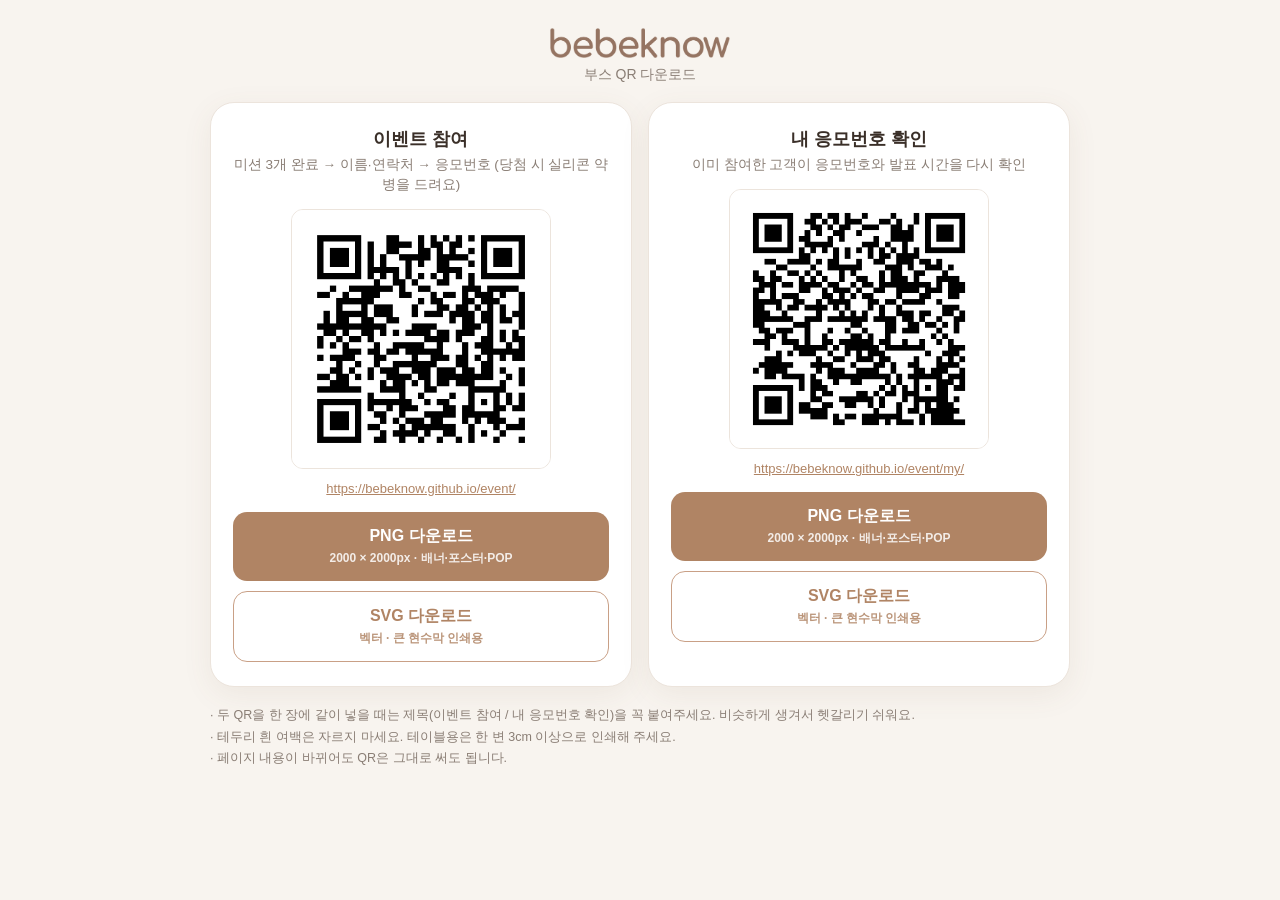
<file: qr/index.html>
<!DOCTYPE html>
<html lang="ko">
<head>
<meta charset="UTF-8">
<meta name="viewport" content="width=device-width, initial-scale=1.0">
<meta name="robots" content="noindex, nofollow">
<title>이벤트 QR</title>
<link rel="preconnect" href="https://fonts.googleapis.com">
<style>
  :root{--bg:#f8f4ef;--card:#fff;--ink:#3a2f28;--ink-soft:#8a7e75;--line:#ece4dc;--accent:#c9a086;--accent-deep:#b08464}
  *{box-sizing:border-box;margin:0;padding:0}
  body{background:var(--bg);color:var(--ink);font-family:"Apple SD Gothic Neo","Malgun Gothic","Noto Sans KR",sans-serif;min-height:100vh;padding:28px 16px}
  .head{text-align:center;margin-bottom:18px}
  .logo{width:180px;max-width:60%;height:auto;display:block;margin:0 auto 8px}
  .head p{font-size:14px;color:var(--ink-soft);margin-top:4px}
  .grid{display:grid;grid-template-columns:repeat(auto-fit,minmax(280px,1fr));gap:16px;max-width:860px;margin:0 auto}
  .card{background:var(--card);border:1px solid var(--line);border-radius:24px;padding:24px 22px;text-align:center;box-shadow:0 8px 30px rgba(120,90,60,.08)}
  h2{font-size:18px;font-weight:800}
  .sub{font-size:13.5px;color:var(--ink-soft);margin:4px 0 14px;line-height:1.5}
  .qr{width:100%;max-width:260px;aspect-ratio:1;display:block;margin:0 auto;border-radius:12px;border:1px solid var(--line)}
  .url{margin:12px 0 16px;font-size:13px;color:var(--ink-soft);word-break:break-all}
  .url a{color:var(--accent-deep)}
  .btn{display:block;width:100%;padding:14px;border-radius:14px;font-size:16px;font-weight:800;text-decoration:none;margin-top:10px;background:var(--accent-deep);color:#fff}
  .btn.sec{background:#fff;color:var(--accent-deep);border:1.5px solid var(--accent)}
  .btn small{display:block;font-size:12px;font-weight:600;opacity:.85;margin-top:3px}
  .note{max-width:860px;margin:18px auto 0;font-size:12.5px;line-height:1.7;color:var(--ink-soft)}
</style>
</head>
<body>
  <div class="head"><img class="logo" src="../img/logo.png?v=1" alt="bebeknow"><p>부스 QR 다운로드</p></div>
  <div class="grid">
    <div class="card">
      <h2>이벤트 참여</h2>
      <p class="sub">미션 3개 완료 → 이름·연락처 → 응모번호 (당첨 시 실리콘 약병을 드려요)</p>
      <img class="qr" src="bebeknow_event_qr.png" alt="베베노 이벤트 참여 페이지 QR 코드">
      <div class="url"><a href="https://bebeknow.github.io/event/">https://bebeknow.github.io/event/</a></div>
      <a class="btn" href="bebeknow_event_qr.png" download="베베노_이벤트_QR.png">PNG 다운로드<small>2000 × 2000px · 배너·포스터·POP</small></a>
      <a class="btn sec" href="bebeknow_event_qr.svg" download="베베노_이벤트_QR.svg">SVG 다운로드<small>벡터 · 큰 현수막 인쇄용</small></a>
    </div>
    <div class="card">
      <h2>내 응모번호 확인</h2>
      <p class="sub">이미 참여한 고객이 응모번호와 발표 시간을 다시 확인</p>
      <img class="qr" src="bebeknow_my_qr.png" alt="베베노 내 응모번호 확인 페이지 QR 코드">
      <div class="url"><a href="https://bebeknow.github.io/event/my/">https://bebeknow.github.io/event/my/</a></div>
      <a class="btn" href="bebeknow_my_qr.png" download="베베노_응모번호확인_QR.png">PNG 다운로드<small>2000 × 2000px · 배너·포스터·POP</small></a>
      <a class="btn sec" href="bebeknow_my_qr.svg" download="베베노_응모번호확인_QR.svg">SVG 다운로드<small>벡터 · 큰 현수막 인쇄용</small></a>
    </div>
  </div>
  <p class="note">· 두 QR을 한 장에 같이 넣을 때는 제목(이벤트 참여 / 내 응모번호 확인)을 꼭 붙여주세요. 비슷하게 생겨서 헷갈리기 쉬워요.<br>· 테두리 흰 여백은 자르지 마세요. 테이블용은 한 변 3cm 이상으로 인쇄해 주세요.<br>· 페이지 내용이 바뀌어도 QR은 그대로 써도 됩니다.</p>
</body>
</html>
</file>
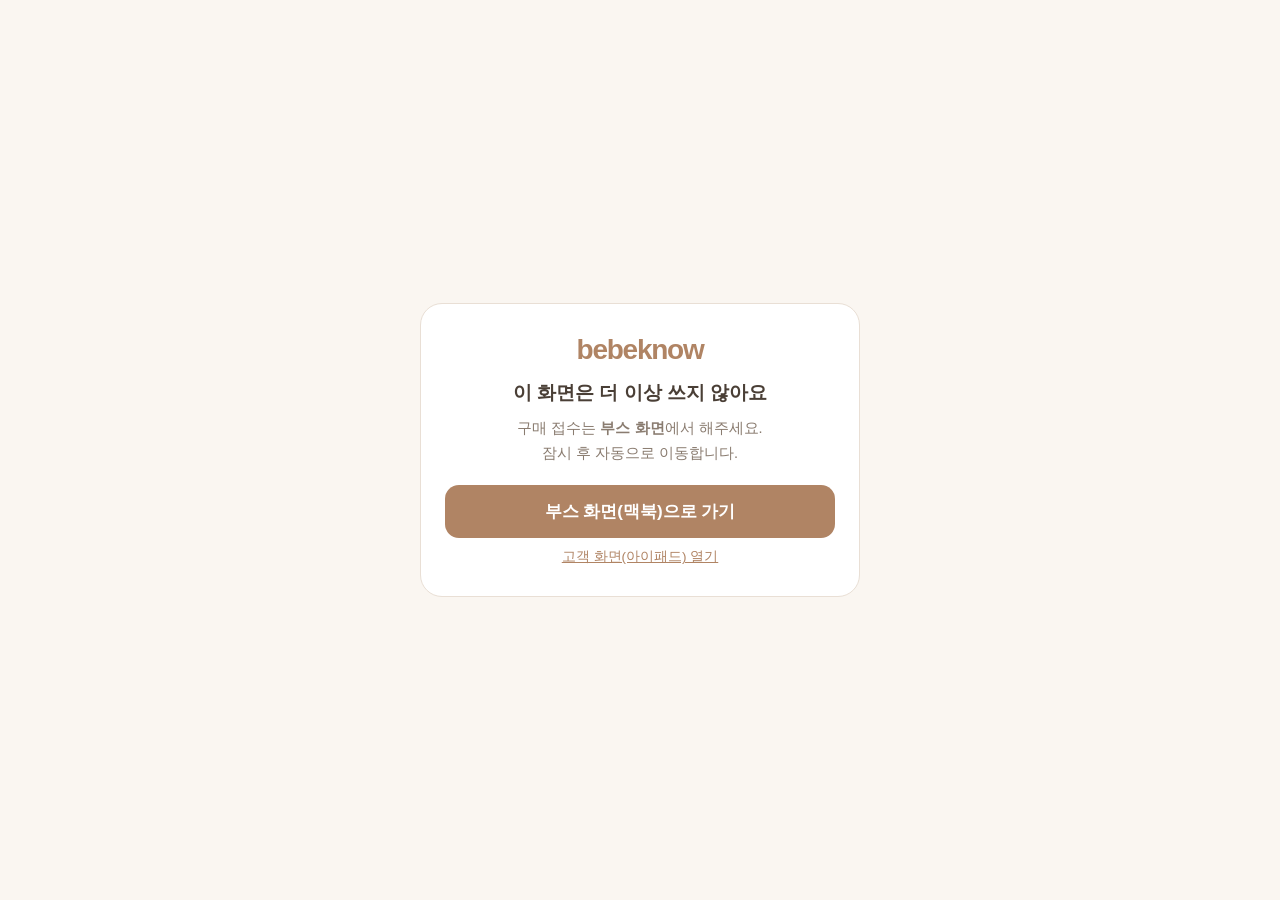
<file: staff/index.html>
<!DOCTYPE html>
<html lang="ko">
<head>
<meta charset="UTF-8">
<meta name="viewport" content="width=device-width, initial-scale=1.0">
<meta name="robots" content="noindex, nofollow">
<meta http-equiv="refresh" content="4;url=../booth/">
<title>베베노 스태프 · 부스 화면으로 이동</title>
<style>
  :root{--bg:#faf6f1;--card:#fff;--ink:#4a3f36;--ink-soft:#8a7c70;--line:#e9dfd5;--accent:#c9a086;--accent-deep:#b08464}
  *{box-sizing:border-box;margin:0;padding:0}
  body{background:var(--bg);color:var(--ink);font-family:"Apple SD Gothic Neo","Malgun Gothic","Noto Sans KR",sans-serif;min-height:100vh;display:flex;align-items:center;justify-content:center;padding:24px 16px}
  .card{background:var(--card);border:1px solid var(--line);border-radius:22px;padding:30px 24px;max-width:440px;width:100%;text-align:center}
  .logo{font-family:"Comfortaa",sans-serif;font-weight:700;letter-spacing:-.045em;font-size:28px;color:var(--accent-deep);margin-bottom:14px}
  h1{font-size:19px;font-weight:800;margin-bottom:10px}
  p{font-size:14.5px;color:var(--ink-soft);line-height:1.7}
  .btn{display:block;margin-top:20px;padding:15px;border-radius:14px;background:var(--accent-deep);color:#fff;font-size:17px;font-weight:800;text-decoration:none}
  .cust{display:block;margin-top:10px;font-size:13.5px;color:var(--accent-deep)}
</style>
</head>
<body>
  <div class="card">
    <div class="logo">bebeknow</div>
    <h1>이 화면은 더 이상 쓰지 않아요</h1>
    <p>구매 접수는 <b>부스 화면</b>에서 해주세요.<br>잠시 후 자동으로 이동합니다.</p>
    <a class="btn" href="../booth/">부스 화면(맥북)으로 가기</a>
    <a class="cust" href="../booth/customer.html">고객 화면(아이패드) 열기</a>
  </div>
<script>setTimeout(function(){ location.replace("../booth/"); }, 4000);</script>
</body>
</html>
</file>
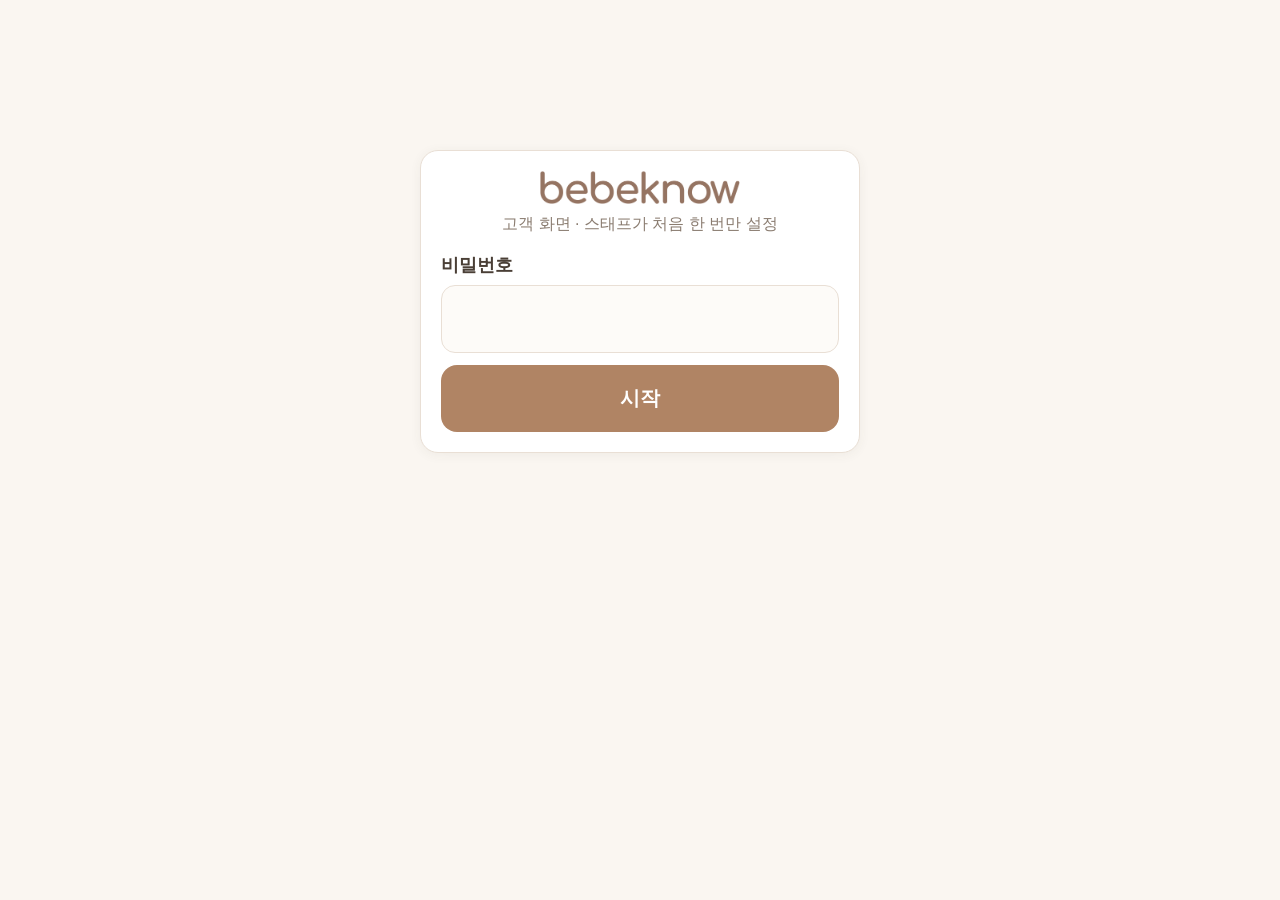
<file: booth/customer.html>
<!DOCTYPE html>
<html lang="ko">
<head>
<meta charset="UTF-8">
<meta name="viewport" content="width=device-width, initial-scale=1.0, maximum-scale=1.0, viewport-fit=cover">
<meta name="robots" content="noindex, nofollow">
<meta name="apple-mobile-web-app-capable" content="yes">
<meta name="mobile-web-app-capable" content="yes">
<meta name="apple-mobile-web-app-title" content="bebeknow">
<meta name="theme-color" content="#faf6f1">
<title>bebeknow</title>
<link rel="preconnect" href="https://fonts.googleapis.com">
<link rel="stylesheet" href="https://fonts.googleapis.com/css2?family=Comfortaa:wght@700&display=swap">
<link rel="stylesheet" href="booth.css?v=9">
<style>
  body{padding:24px 24px calc(28px + env(safe-area-inset-bottom))}
  .wrap{max-width:760px;margin:0 auto}
  label.t{font-size:18px}
  input[type=password]{font-size:21px;padding:17px 18px;border-radius:14px}
  .btn{font-size:20px;padding:20px;border-radius:16px}
  .msg{font-size:17px}
  .notice{font-size:15.5px}

  /* 대기 화면 */
  #idle{min-height:calc(100vh - 60px);min-height:calc(100dvh - 60px);display:flex;flex-direction:column;align-items:center;justify-content:center;text-align:center;gap:14px}
  #idle .logo{width:clamp(300px,52vw,540px);max-width:88%;height:auto;display:block}
  #idle .slogan{font-size:20px;color:var(--ink-soft)}
  #idle .wait{margin-top:28px;font-size:16px;color:var(--ink-soft)}
  #idle .note{font-size:16px;color:var(--accent-deep);font-weight:700;min-height:1.5em}

  /* 확인 화면 */
  .head{display:flex;align-items:center;justify-content:space-between;margin-bottom:14px}
  .head .logo{height:24px;width:auto;display:block;flex-shrink:0}
  .head h1{font-size:24px;font-weight:800}
  .sum{background:var(--accent-tint);border-radius:16px;padding:16px 18px}
  .sum .it{display:flex;justify-content:space-between;gap:12px;font-size:18px;padding:5px 0}
  .sum .it span:last-child{white-space:nowrap;font-weight:700}
  .sum .tot{display:flex;justify-content:space-between;align-items:baseline;border-top:1.5px solid rgba(176,132,100,.35);margin-top:8px;padding-top:10px}
  .sum .tot b{font-size:26px;font-weight:900}
  .sum .meth{font-size:16px;font-weight:700;color:var(--accent-deep);margin-bottom:6px}
  .sum .meth.ship{color:var(--ship)}
  .sum .meth.hold{color:#6b4f9e;margin-bottom:2px}
  .sum .holdline{font-size:15px;color:#6b4f9e;line-height:1.5;margin-bottom:10px;word-break:keep-all;overflow-wrap:break-word}
  .done .holdnote{font-size:18px;color:#6b4f9e;font-weight:700;margin:4px auto 8px;line-height:1.5;max-width:640px;word-break:keep-all;overflow-wrap:break-word}
  .who{border:1.5px solid var(--line);border-radius:16px;padding:6px 18px;background:#fdfbf8}
  .who .r{display:grid;grid-template-columns:96px 1fr;gap:12px;padding:12px 0;border-bottom:1px solid var(--line);font-size:20px;line-height:1.5}
  .who .r:last-child{border-bottom:none}
  .who .r span{font-size:16px;font-weight:700;color:var(--ink-soft);padding-top:2px}
  .who .r b{font-weight:800}
  .ask{font-size:17px;color:var(--ink-soft);margin:16px 0 12px;text-align:center}
  .btns2{display:flex;gap:10px}
  .btns2 .btn{margin:0}
  .btns2 .btn.sec{flex:.8}
  .btns2 .btn:not(.sec){flex:1.2}
  #privacy{margin-top:14px}
  /* 아이패드 가로: 왼쪽 주문 내역, 오른쪽 고객 정보 + 버튼 */
  @media (min-width: 1000px){
    .wrap{max-width:1080px}
    .fcols{display:grid;grid-template-columns:1fr 1.05fr;gap:26px;align-items:start}
  }
  @media (max-width: 999px){ .fl{margin-bottom:16px} }

  /* 이벤트 추첨 결과 (스태프가 맥북에서 뽑으면 대기 중인 아이패드에 크게) */
  #draw{min-height:calc(100vh - 60px);min-height:calc(100dvh - 60px);display:flex;flex-direction:column;align-items:center;justify-content:center;text-align:center;gap:10px}
  #draw .dlbl{font-size:24px;font-weight:800;color:var(--accent-deep)}
  #draw .dnum{font-size:clamp(140px,26vw,240px);font-weight:900;line-height:1;letter-spacing:.04em;font-variant-numeric:tabular-nums}
  #draw .dnum.rolling{color:#c9b5a3}
  #draw .dnum.pop{animation:dpop .5s ease}
  @keyframes dpop{0%{transform:scale(.7)}60%{transform:scale(1.08)}100%{transform:scale(1)}}
  #draw .dwho{font-size:34px;font-weight:800;min-height:44px}
  #draw .dsub{font-size:17px;color:var(--ink-soft)}

  /* 완료 */
  .done{text-align:center;padding:30px 6px 10px}
  .done .ck{width:96px;height:96px;border-radius:50%;background:var(--ok);color:#fff;font-size:52px;line-height:96px;margin:0 auto 18px}
  .done h1{font-size:30px;font-weight:800;margin-bottom:8px}
  .done .no{font-size:18px;color:var(--ink-soft)}
  .done .ship{font-size:24px;font-weight:800;color:var(--accent-deep);margin:14px 0 2px}
  .done .thanks{margin-top:18px;font-size:17px;color:var(--ink-soft)}
  .done .btn{margin-top:22px}
  /* 계좌이체 안내 (입금 계좌는 시트 집계 탭에서 불러옴 — 이 파일에는 없음) */
  .bankbox{margin-top:16px;border:2px solid var(--accent);border-radius:16px;padding:14px 18px;background:#fffaf4;text-align:left}
  .bankbox .bt{font-size:18px;font-weight:800;color:var(--accent-deep);margin-bottom:8px}
  .bankbox .r{display:grid;grid-template-columns:84px 1fr;gap:10px;padding:6px 0;font-size:19px;line-height:1.45}
  .bankbox .r span{font-size:15px;font-weight:700;color:var(--ink-soft);padding-top:2px}
  .bankbox .r b{font-weight:800;word-break:break-all}
  .bankbox .acct{font-size:24px;letter-spacing:.02em;font-variant-numeric:tabular-nums}
  .bankbox .miss{font-size:17px;color:var(--ink-soft)}
</style>
</head>
<body>
<div class="wrap">

  <!-- 처음 한 번: 스태프가 비밀번호 입력 (이 아이패드는 비밀번호 대신 전용 열쇠만 기억) -->
  <div id="login" hidden style="max-width:440px;margin:14vh auto 0">
    <div class="card">
      <img src="../img/logo.png?v=1" alt="bebeknow" style="width:200px;max-width:70%;height:auto;display:block;margin:0 auto 10px">
      <p style="text-align:center;color:var(--ink-soft);margin-bottom:18px">고객 화면 · 스태프가 처음 한 번만 설정</p>
      <label class="t" for="pin">비밀번호</label>
      <input type="password" id="pin" inputmode="numeric" maxlength="8" autocomplete="off" style="font-size:28px;letter-spacing:.2em;text-align:center">
      <button class="btn" id="loginBtn" style="margin-top:12px">시작</button>
      <div class="msg" id="loginMsg"></div>
    </div>
  </div>

  <!-- 대기 -->
  <div id="idle" hidden>
    <img class="logo" src="../img/logo.png?v=1" alt="bebeknow">
    <div class="slogan">Easy breath, Easy life</div>
    <div class="note" id="idleNote"></div>
    <div class="wait">스태프가 주문을 준비하면 이 화면에 표시됩니다</div>
  </div>

  <!-- 이벤트 추첨 결과 -->
  <div id="draw" hidden>
    <img src="../img/logo.png?v=1" alt="bebeknow" style="width:220px;max-width:60%;height:auto;display:block">
    <div class="dlbl" id="drawLbl">럭키드로우 추첨 중…</div>
    <div class="dnum" id="drawNum">---</div>
    <div class="dwho" id="drawWho"></div>
    <div class="dsub">당첨되신 분은 스태프에게 말씀해 주세요</div>
  </div>

  <!-- 주문 확인 (스태프가 입력한 내용을 고객이 확인) -->
  <div id="form" hidden>
    <div class="head"><h1>주문 내용을 확인해 주세요</h1><img class="logo" src="../img/logo.png?v=1" alt="bebeknow"></div>
    <div class="card fcols">
      <div class="fl">
        <div class="sum" id="sum"></div>
        <p class="notice" id="privacy"></p>
      </div>
      <div class="fr">
        <div class="who" id="who"></div>
        <p class="ask">성함·연락처<span id="askShip">·주소</span>가 맞나요?</p>
        <div class="btns2">
          <button class="btn sec" id="reviseBtn">고칠 부분이 있어요</button>
          <button class="btn" id="submitBtn">맞아요, 주문할게요</button>
        </div>
        <div class="msg" id="formMsg"></div>
      </div>
    </div>
  </div>

  <!-- 완료 -->
  <div id="done" hidden>
    <div class="card done">
      <div class="ck">✓</div>
      <h1>주문이 접수되었습니다</h1>
      <div class="no" id="doneNo"></div>
      <div class="ship" id="doneShip"></div>
      <div class="holdnote" id="doneHold"></div>
      <div id="doneBank"></div>
      <p class="thanks">감사합니다. 고칠 부분이 생기면 스태프에게 말씀해 주세요.</p>
      <button class="btn" id="okBtn">확인</button>
    </div>
  </div>

</div>

<script src="common.js?v=14"></script>
<script>
/* 이 아이패드는 스태프 비밀번호를 저장하지 않음: 처음에 비밀번호로 "기기 토큰"을 받아 그것만 저장 (지금 진행 중인 주문만 다룰 수 있음) */
var TOKEN_KEY = "bebeknow_booth_token_" + STATION;
var token = "", view = "", cur = null, order = null, skipId = "", pollT = null, idleT = null, shipDate = "";
var busy = false, gen = 0, misses = 0;
var seenDraw = "", drawT = null, rollT = null;   // 마지막으로 보여준 추첨 결과
var drawPhase = "";   // "" | "rolling"(추첨 창 열림, 숫자 도는 중) | "reveal"(당첨 번호 보여주는 중)
var drawOn = false;   // 맥북에서 추첨 창이 열려 있는지
var bank = null;      // 입금 계좌 (계좌이체 주문일 때만 서버가 보내줌)
var holdBy = "";      // 설치 확인 기한 문구 (배송 보류 주문일 때 서버가 보내줌)
try { localStorage.removeItem("bebeknow_booth_pin_ipad"); } catch (e) {}     // 예전 시험판이 남긴 비밀번호 삭제

function show(id) { view = id; gen++; ["login", "idle", "form", "done", "draw"].forEach(function (k) { $(k).hidden = k !== id; }); window.scrollTo(0, 0); }

/* ---------- 처음 한 번: 스태프가 비밀번호 입력 → 기기 토큰 ---------- */
$("loginBtn").addEventListener("click", function () {
  var p = $("pin").value.trim();
  if (!p) return msg($("loginMsg"), "비밀번호를 입력해주세요.");
  $("loginBtn").disabled = true; msg($("loginMsg"), "확인 중…", "info");
  apiPost({ action: "device", pin: p, station: STATION }).then(function (res) {
    $("loginBtn").disabled = false; $("pin").value = "";
    if (res.status === "unauth") return msg($("loginMsg"), "비밀번호가 맞지 않아요.");
    if (res.status === "locked") return msg($("loginMsg"), "비밀번호를 여러 번 틀려 10분간 잠겼어요.");
    if (res.status !== "ok" || !res.token) return msg($("loginMsg"), "연결에 문제가 있어요.");
    msg($("loginMsg"), "");
    token = res.token;
    try { localStorage.setItem(TOKEN_KEY, token); } catch (e) {}
    begin();
  }).catch(function () { $("loginBtn").disabled = false; msg($("loginMsg"), "네트워크 연결을 확인해주세요."); });
});
$("pin").addEventListener("keydown", function (e) { if (e.key === "Enter") $("loginBtn").click(); });
function needLogin() { try { localStorage.removeItem(TOKEN_KEY); } catch (e) {} token = ""; clearTimeout(pollT); clearTimeout(idleT); show("login"); }

function getSession() { return apiGet({ cust: "session", token: token, station: STATION }); }
function begin() {
  getSession().then(function (res) {
    if (res.status === "unauth") return needLogin();
    if (res.session && res.session.state === "done") skipId = res.session.id;   // 이미 끝난 주문은 다시 열지 않음
    if (res.draw) seenDraw = res.draw.id;                                       // 켜기 전에 뽑힌 번호는 다시 안 보여줌
    toIdle(""); poll();
  }).catch(function () { toIdle("인터넷 연결을 기다리는 중…"); poll(); });
}

/* ---------- 대기 (화면의 개인정보를 지움) ---------- */
function toIdle(note, keepSkip) {
  clearTimeout(idleT); clearTimeout(drawT); clearInterval(rollT); drawPhase = "";
  if (cur && !keepSkip) skipId = cur.id;
  cur = null; order = null;
  $("who").innerHTML = ""; $("sum").innerHTML = ""; $("doneNo").textContent = ""; $("doneBank").innerHTML = ""; $("doneHold").textContent = "";
  $("idleNote").textContent = note || "";
  show("idle");
}

/* ---------- 스태프가 보낸 주문 확인 (1.5초 간격) ---------- */
function poll() {
  clearTimeout(pollT);
  getSession().then(function (res) {
    if (res.status === "unauth") return needLogin();
    if (res.status !== "ok") return;
    if (res.shipDate) shipDate = res.shipDate;
    bank = res.bank || null;
    if (res.hold) holdBy = res.hold;
    var s = res.session;
    misses = s ? 0 : misses + 1;
    if (busy) return;                                       // 저장 중에는 화면을 바꾸지 않음
    var fresh = s && s.state === "waiting" && s.id !== skipId && (!cur || s.id !== cur.id);
    if (view === "idle" || view === "done" || view === "draw") {
      if (fresh) return openConfirm(s);                     // 주문 확인 요청이 추첨 표시보다 먼저
      var d = res.draw;
      drawOn = !!(res.drawMode && res.drawMode.on);
      if ((view === "idle" || view === "draw") && d && d.id !== seenDraw) return revealDraw(d);   // 새로 뽑힌 번호 공개
      if (view === "idle" && drawOn) return startRolling(res.drawMode.time);                     // 맥북에서 추첨 창을 열면 숫자 돌리기 시작
      if (view === "draw" && drawPhase === "rolling" && !drawOn) return toIdle("");              // 추첨 창을 닫으면 대기 화면
    } else if (view === "form" && cur) {
      if (s && s.id === cur.id && (s.state === "cancelled" || s.state === "revise")) return toIdle("스태프가 내용을 고치고 있어요. 잠시만 기다려 주세요.");
      if (s && s.id === cur.id && s.state === "done" && s.order) { order = s.order; return showDone(); }   // 저장은 됐는데 응답만 끊긴 경우
      if (s && s.id !== cur.id) return fresh ? openConfirm(s) : toIdle("스태프가 주문을 바꿨어요. 잠시만 기다려 주세요.");
      if (!s && misses >= 3) toIdle("연결이 끊겼어요. 스태프에게 말씀해 주세요.", true);   // 한두 번 비어도 확인 화면은 유지
    }
  }).catch(function () {}).then(function () { if (view !== "login") pollT = setTimeout(poll, 1500); });
}

/* ---------- 이벤트 추첨 ----------
 * 맥북에서 추첨 창을 열면 숫자가 계속 돌고(rolling), 번호가 뽑히면 1초 더 돌다가 공개(reveal).
 * 공개 20초 뒤: 추첨 창이 아직 열려 있으면 다시 돌리고, 닫혔으면 대기 화면 */
function pad3(n) { return ("00" + n).slice(-3); }
function spin() {
  var num = $("drawNum");
  clearInterval(rollT);
  num.classList.remove("pop"); num.classList.add("rolling");
  rollT = setInterval(function () { num.textContent = pad3(1 + Math.floor(Math.random() * 999)); }, 60);
}
function startRolling(time) {
  clearTimeout(drawT);
  drawPhase = "rolling";
  $("drawLbl").textContent = (time ? time + " 발표 · " : "") + "럭키드로우 추첨 중…";
  $("drawWho").textContent = "";
  if (view !== "draw") show("draw");
  spin();
}
function revealDraw(d) {
  seenDraw = d.id;
  clearTimeout(drawT);
  var wasRolling = view === "draw" && drawPhase === "rolling";
  drawPhase = "reveal";
  if (view !== "draw") show("draw");
  if (!wasRolling) spin();
  $("drawLbl").textContent = (d.time ? d.time + " 발표 · " : "") + "럭키드로우 추첨 중…";
  $("drawWho").textContent = "";
  drawT = setTimeout(function () {                         // 이미 돌고 있었으면 1초, 아니면 2초 더 돌리고 공개
    clearInterval(rollT);
    var num = $("drawNum");
    num.classList.remove("rolling"); num.textContent = pad3(d.no); void num.offsetWidth; num.classList.add("pop");
    $("drawLbl").textContent = (d.time ? d.time + " 발표 · " : "") + d.order + "번째 당첨 번호";
    $("drawWho").textContent = d.name ? d.name + "님" : "";
    drawT = setTimeout(function () {
      if (view !== "draw") return;
      if (drawOn) startRolling(d.time); else toIdle("");
    }, 20000);
  }, wasRolling ? 1000 : 2200);
}

/* ---------- 계좌이체 안내 ---------- */
function bankHtml(total, payer) {
  if (!bank || !bank.account) return '<div class="bankbox"><div class="bt">🏦 계좌이체로 결제해 주세요</div><div class="miss">입금 계좌는 스태프에게 문의해 주세요.</div></div>';
  return '<div class="bankbox"><div class="bt">🏦 계좌이체로 결제해 주세요</div>' +
    (bank.bank ? '<div class="r"><span>은행</span><b>' + esc(bank.bank) + "</b></div>" : "") +
    '<div class="r"><span>계좌번호</span><b class="acct">' + esc(bank.account) + "</b></div>" +
    (bank.holder ? '<div class="r"><span>예금주</span><b>' + esc(bank.holder) + "</b></div>" : "") +
    '<div class="r"><span>입금액</span><b>' + won(total) + "</b></div>" +
    (payer ? '<div class="r"><span>입금자명</span><b>' + esc(payer) + "</b></div>" : "") + "</div>";
}

/* ---------- 확인 화면 ---------- */
function openConfirm(s) {
  clearTimeout(idleT);
  cur = s; order = null;
  var isShip = isShipLike(s.method), isHold = s.method === HOLD_METHOD, c = s.customer || {};
  $("sum").innerHTML =
    '<div class="meth' + (isHold ? " hold" : isShip ? " ship" : "") + '">' + (isHold ? "🏠 설치 확인 후 발송" : isShip ? "🚚 배송 주문 · " + esc(SHIP_NOTE) : "🛍️ 현장 수령") + "</div>" +
    (isHold ? '<div class="holdline">' + holdNoteHtml(holdBy) + "</div>" : "") +
    s.items.map(function (it) {
      var pk = pickupText(it, s.method);
      return '<div class="it"><span>' + (it.color ? '<span class="dot ' + esc(it.color) + '"></span>' : "") + esc(itemLabel(it)) + " × " + esc(it.qty) +
        (pk ? '<br><small style="color:var(--ship);font-weight:700">' + esc(pk) + ' · 택배는 아기비데만</small>' : "") + "</span><span>" + won(it.amount) + "</span></div>";
    }).join("") +
    '<div class="tot"><span>합계</span><b>' + won(s.total) + "</b></div>" +
    (c.pay === "계좌이체" ? bankHtml(s.total, c.payer || c.name) : "");
  $("who").innerHTML =
    '<div class="r"><span>성함</span><b>' + esc(c.name) + "</b></div>" +
    '<div class="r"><span>연락처</span><b>' + esc(c.phone || "-") + "</b></div>" +
    (isShip ? '<div class="r"><span>배송지</span><b>' + addrHtml(c) + "</b></div>" +
              (c.request ? '<div class="r"><span>요청사항</span><b>' + esc(c.request) + "</b></div>" : "") : "");
  $("askShip").hidden = !isShip;
  $("privacy").innerHTML = isShip
    ? "성함·연락처·주소는 <b>주문 확인과 상품 배송 목적으로만</b> 사용하며, 배송 완료 후 3개월 뒤 파기합니다."
    : "성함·연락처는 <b>주문 확인과 보증·A/S 안내 목적으로만</b> 사용합니다.";
  msg($("formMsg"), "");
  show("form");
}

function setBusy(b) { busy = b; $("submitBtn").disabled = b; $("reviseBtn").disabled = b; }

$("submitBtn").addEventListener("click", function () {
  if (busy || !cur) return;
  var myGen = gen, btn = $("submitBtn"), label = btn.textContent;
  setBusy(true); btn.innerHTML = '<span class="spin"></span> 접수 중…'; msg($("formMsg"), "");
  apiPost({ action: "order", token: token, station: STATION, sessionId: cur.id }).then(function (res) {
    setBusy(false); btn.textContent = label;
    if (gen !== myGen) return;                              // 그 사이 화면이 바뀜 — 이 응답은 화면에 쓰지 않음
    if (res.status === "unauth") return needLogin();
    if (res.status === "cancelled") return toIdle("스태프가 내용을 고치고 있어요. 잠시만 기다려 주세요.");
    if (res.status !== "ok") return msg($("formMsg"), "접수하지 못했어요. 다시 눌러주세요." + (res.message ? " [" + res.message + "]" : ""));
    order = res; showDone();
  }).catch(function () {
    setBusy(false); btn.textContent = label;
    if (gen !== myGen) return;
    msg($("formMsg"), "인터넷 연결이 불안정해요. 다시 눌러주세요. (두 번 눌러도 한 번만 접수됩니다)");
  });
});

$("reviseBtn").addEventListener("click", function () {
  if (busy || !cur) return;
  var myGen = gen;
  setBusy(true); msg($("formMsg"), "스태프에게 알리는 중…", "info");
  apiPost({ action: "revise", token: token, station: STATION, id: cur.id }).then(function (res) {
    setBusy(false);
    if (gen !== myGen) return;
    if (res.status === "unauth") return needLogin();
    var s = res.session;
    if (res.status !== "ok") return msg($("formMsg"), "스태프에게 알리지 못했어요. 다시 누르거나 스태프에게 직접 말씀해 주세요.");
    if (s && s.id === cur.id && s.state === "done" && s.order) { order = s.order; return showDone(); }
    if (s && s.id === cur.id && s.state === "waiting") return msg($("formMsg"), "스태프에게 알리지 못했어요. 다시 눌러주세요.");
    toIdle("스태프가 고쳐서 다시 보여드릴게요. 고칠 내용을 스태프에게 말씀해 주세요.");
  }).catch(function () { setBusy(false); if (gen === myGen) msg($("formMsg"), "스태프에게 알리지 못했어요. 스태프에게 직접 말씀해 주세요."); });
});

/* ---------- 완료 (15초 뒤 대기 화면) ---------- */
function showDone() {
  var o = order, isShip = isShipLike(o.method), isHold = o.method === HOLD_METHOD;
  $("doneNo").textContent = "주문번호 " + o.orderNo;
  $("doneShip").textContent = isHold ? "설치 확인 후 발송" : isShip ? SHIP_NOTE : "스태프에게 제품을 받아 가세요";
  $("doneHold").innerHTML = isHold ? holdNoteHtml(o.holdBy || holdBy) : "";
  var transfer = o.pay === "계좌이체";
  $("doneBank").innerHTML = transfer ? bankHtml(o.total, o.payer || o.name) : "";
  show("done");
  clearTimeout(idleT);
  idleT = setTimeout(function () { if (view === "done") toIdle(""); }, transfer ? 90000 : isHold ? 40000 : 15000);   // 계좌이체는 입금할 시간을, 보류는 안내를 읽을 시간을 넉넉히
}
$("okBtn").addEventListener("click", function () { toIdle(""); });

/* ---------- 시작 ---------- */
(function () {
  try { token = localStorage.getItem(TOKEN_KEY) || ""; } catch (e) {}
  if (!token) return show("login");
  begin();
})();
</script>
</body>
</html>
</file>
<file: booth/booth.css>
/* 베베노 부스 공통 스타일 (직원·고객 화면) — 기존 스태프 페이지 색을 그대로 씀 */
:root{
  --bg:#faf6f1;--card:#fff;--ink:#4a3f36;--ink-soft:#8a7c70;--line:#e9dfd5;
  --accent:#c9a086;--accent-deep:#b08464;--accent-tint:#f6ece3;--ok:#7ba05b;--ok-tint:#e8f3df;--err:#c46a5a;--err-tint:#faeae6;
  --ship:#4f7fb3;--pink:#e8788f;--beige:#c9a27a;--green:#5fa36a;--yellow:#efc94c;
}
*{box-sizing:border-box;margin:0;padding:0}
html,body{word-break:keep-all;overflow-wrap:break-word}
body{font-family:'Pretendard Variable',Pretendard,-apple-system,BlinkMacSystemFont,'Apple SD Gothic Neo','Noto Sans KR',sans-serif;
  background:var(--bg);color:var(--ink);min-height:100vh;-webkit-font-smoothing:antialiased;-webkit-text-size-adjust:100%}
h1,h2,h3{text-wrap:balance}
p{text-wrap:pretty}
[hidden]{display:none!important}
button{font-family:inherit;cursor:pointer;color:inherit}
.brandf{font-family:'Comfortaa',sans-serif;font-weight:700;letter-spacing:-0.045em;text-transform:lowercase}

.card{background:var(--card);border:1px solid var(--line);border-radius:18px;padding:20px;box-shadow:0 2px 12px rgba(74,63,54,.06)}
label.t{display:block;font-size:15px;font-weight:700;margin-bottom:8px}
label.t small{font-weight:400;color:var(--ink-soft)}
input[type=text],input[type=tel],input[type=password],input[type=search],textarea{
  width:100%;padding:14px 16px;font-size:18px;color:var(--ink);border:1.5px solid var(--line);border-radius:12px;background:#fdfbf8;outline:none;font-family:inherit}
textarea{min-height:72px;resize:vertical;font-size:16px}
input:focus,textarea:focus{border-color:var(--accent);background:#fff}
.field{margin-bottom:16px}
.row{display:flex;gap:8px}
.row>*{flex:1;min-width:0}

.btn{display:block;width:100%;padding:16px;font-size:17px;font-weight:800;color:#fff;background:var(--accent-deep);border:none;border-radius:14px}
.btn.sec{background:#fff;color:var(--accent-deep);border:1.5px solid var(--accent)}
.btn.ghost{background:none;color:var(--ink-soft);border:1.5px solid var(--line)}
.btn.danger{background:#fff;color:var(--err);border:1.5px solid #e8c3bb}
.btn:disabled{opacity:.5;cursor:default}

.msg{display:none;margin-top:10px;padding:12px 14px;border-radius:12px;font-size:15px;line-height:1.5;font-weight:600}
.msg.err{display:block;background:var(--err-tint);color:var(--err)}
.msg.ok{display:block;background:var(--ok-tint);color:#3f6b2a}
.msg.info{display:block;background:var(--accent-tint);color:var(--accent-deep)}

.chips{display:flex;flex-wrap:wrap;gap:8px}
.chip{position:relative;flex:1}
.chip input{position:absolute;opacity:0;inset:0}
.chip span{display:block;text-align:center;padding:13px 10px;font-size:16px;font-weight:700;border-radius:12px;border:1.5px solid var(--line);background:#fdfbf8;color:var(--ink-soft);white-space:nowrap}
.chip input:checked+span{background:var(--accent-deep);border-color:var(--accent-deep);color:#fff}
.chip.ship input:checked+span{background:var(--ship);border-color:var(--ship)}

.dot{display:inline-block;width:.7em;height:.7em;border-radius:50%;vertical-align:.05em;margin-right:.3em}
.dot.핑크{background:var(--pink)}.dot.베이지{background:var(--beige)}.dot.그린{background:var(--green)}.dot.옐로우{background:var(--yellow)}

.notice{font-size:14px;line-height:1.6;color:var(--ink-soft);background:#fdfbf8;border:1px dashed var(--line);border-radius:12px;padding:12px 14px}
.notice b{color:var(--ink)}
.spin{display:inline-block;width:1em;height:1em;border:2.5px solid currentColor;border-right-color:transparent;border-radius:50%;animation:spin .8s linear infinite;vertical-align:-.15em}
@keyframes spin{to{transform:rotate(360deg)}}

/* 주소 검색 레이어 */
.addr-row{display:flex;gap:8px}
.addr-row input{flex:1;min-width:0}
.addr-btn{flex:0 0 auto;padding:0 18px;font-size:16px;font-weight:700;color:#fff;background:var(--accent-deep);border:none;border-radius:12px;white-space:nowrap}
.addr-layer{position:fixed;inset:0;z-index:1000;background:rgba(74,63,54,.45);display:flex;align-items:center;justify-content:center;padding:16px}
.addr-panel{width:100%;max-width:720px;height:80vh;height:80dvh;background:#fff;border-radius:18px;display:flex;flex-direction:column;overflow:hidden}
.addr-head{display:flex;align-items:center;justify-content:space-between;padding:14px 16px;border-bottom:1px solid var(--line);flex-shrink:0}
.addr-close{width:36px;height:36px;border-radius:50%;border:none;background:var(--bg);font-size:16px}
.addr-embed{flex:1;min-height:0}
.addr-embed iframe{width:100%!important;height:100%!important}

footer{text-align:center;font-size:12px;color:var(--ink-soft);margin-top:18px}
</file>
